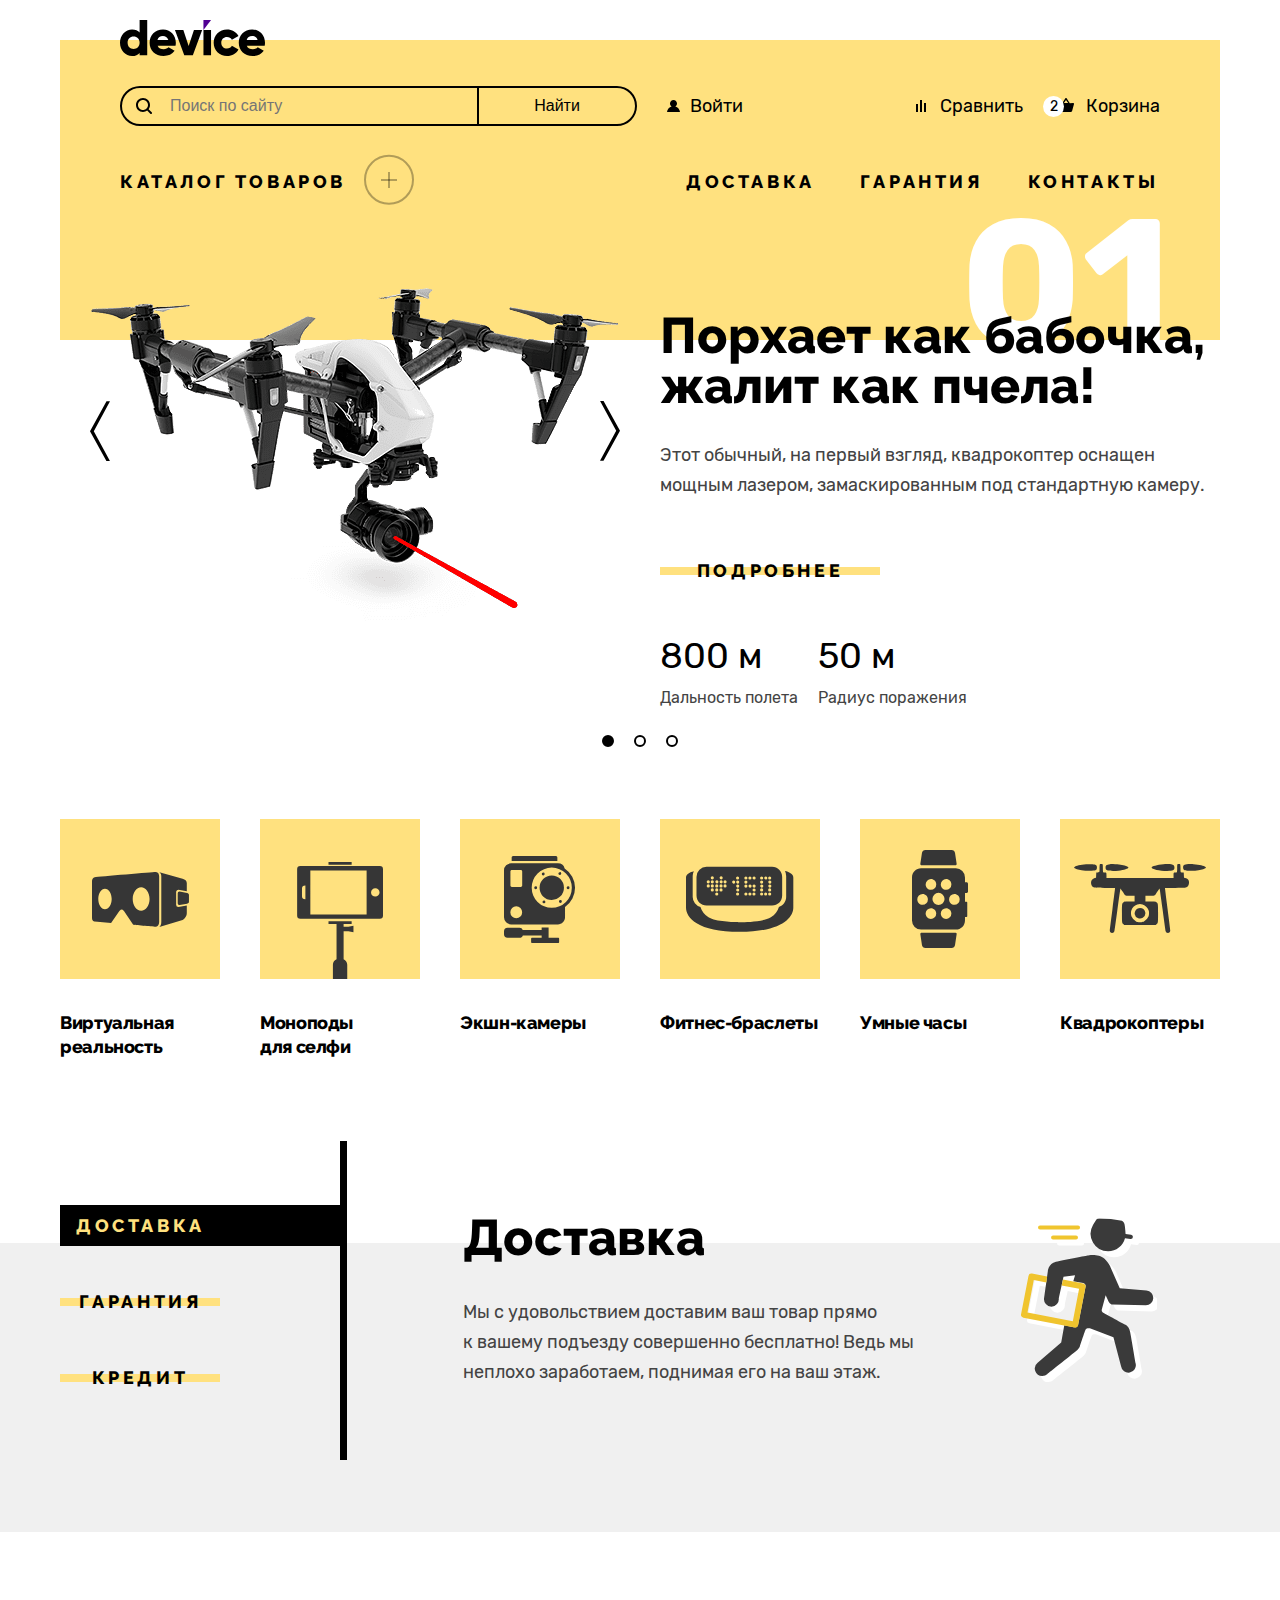
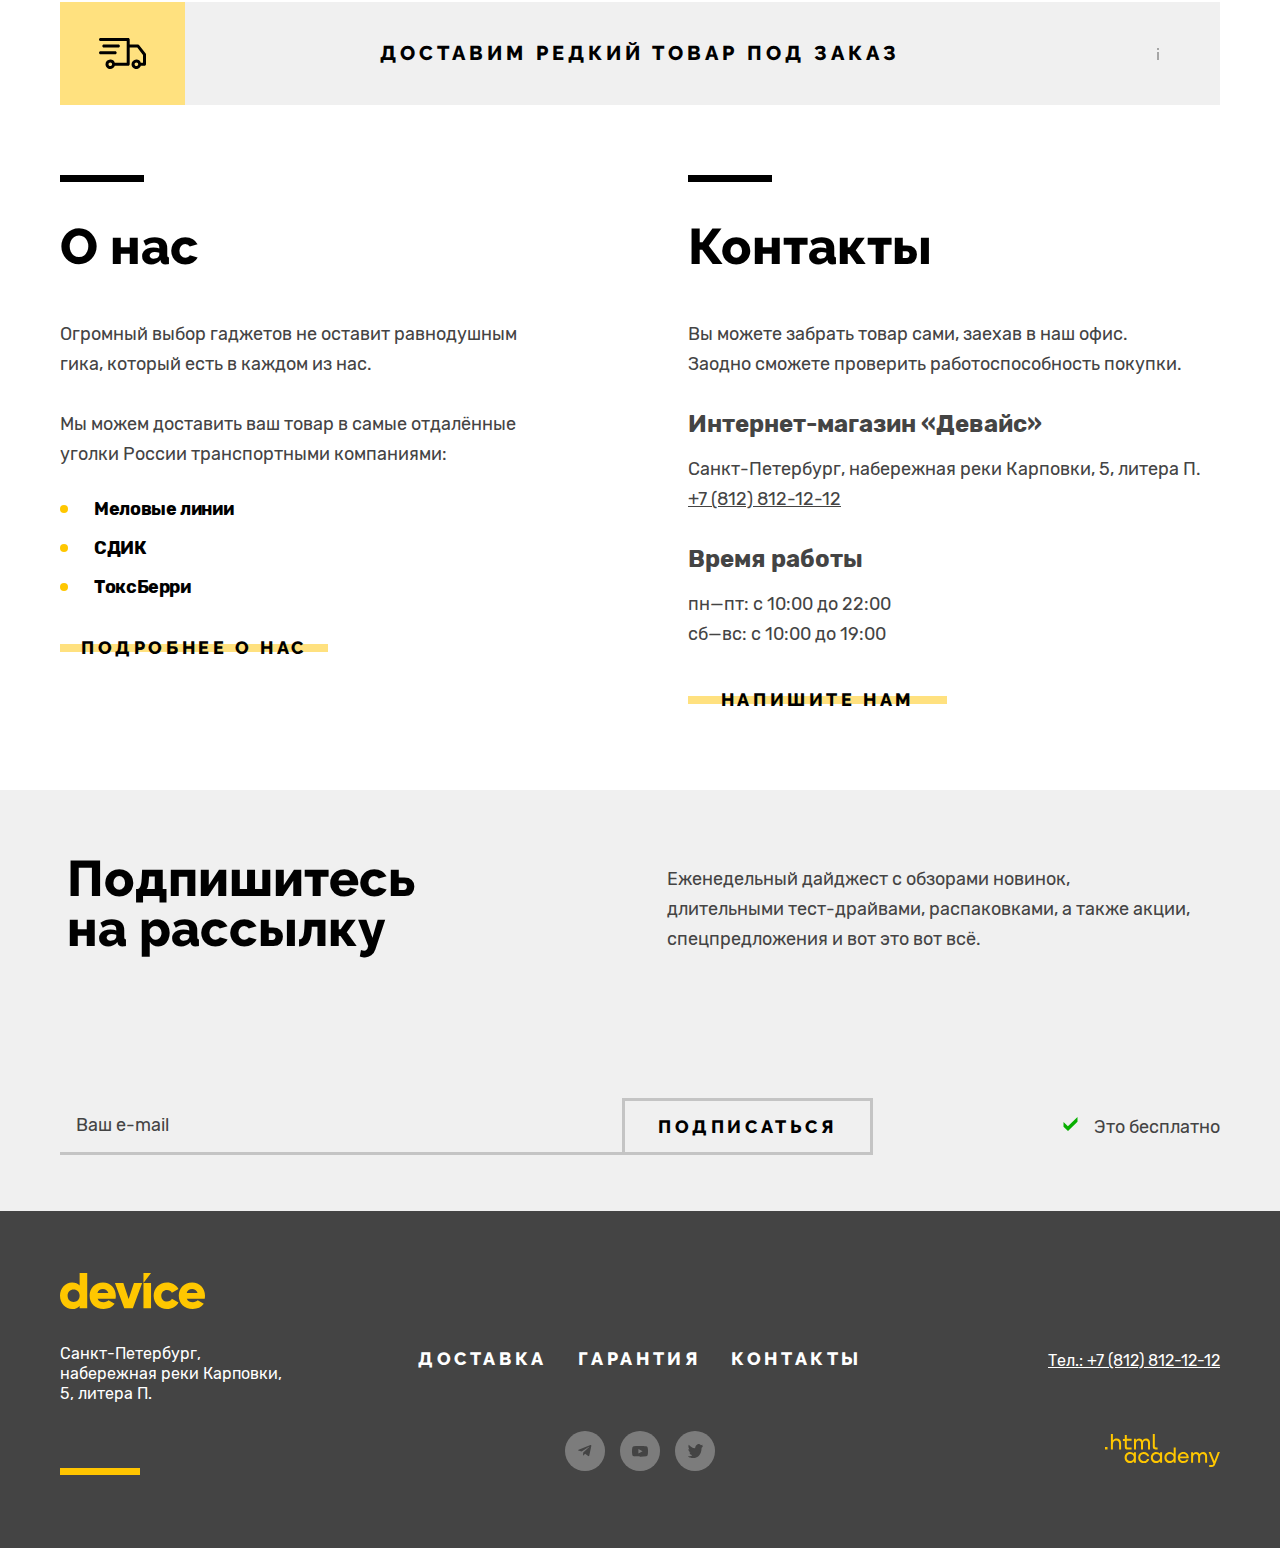
<file: index.html>
<!DOCTYPE html>
<html lang="ru">
  <head>
    <meta charset="utf-8" />
    <title>HTML Academy: Девайс</title>
    <link rel="stylesheet" href="styles/styles.css" />
    <link rel="icon" href="favicon.ico" />
  </head>
  <body>
    <header class="page-header">
      <div class="page-header-container">
        <a class="logo" href="#">
          <img
            class="page-header-logo"
            src="images/logo-black.svg"
            width="145"
            height="36"
            alt="Логотип магазина Девайс."
          />
        </a>
        <div class="navigation-top">
          <form
            class="search"
            action="https://echo.htmlacademy.ru/"
            method="post"
          >
            <div class="search-field-wrapper">
              <label class="visually-hidden" for="header-search">Поиск</label>
              <input
                class="search-field"
                type="search"
                name="header-search"
                id="header-search"
                placeholder="Поиск по сайту"
                required
              />
            </div>
            <button class="search-button" type="submit">Найти</button>
          </form>
          <nav class="navigation-user">
            <ul class="navigation-user-list">
              <li class="navigation-user-item">
                <a class="navigation-user-link icon-login" href="#"> Войти</a>
              </li>
              <li
                class="navigation-user-item navigation-user-not-logged-in"
              ></li>
              <li class="navigation-user-item">
                <a class="navigation-user-link icon-compare" href="#">
                  Сравнить
                </a>
              </li>
              <li class="navigation-user-item">
                <a class="navigation-user-link icon-basket" href="#">
                  <span class="cart-summary">2</span>
                  Корзина
                </a>
                <div class="popover-content">
                  <ul class="cart-items-list">
                    <li class="cart-item">
                      <a class="cart-link" href="#">
                        <img
                          class="cart-item-image"
                          src="images/monopods/for-beginners.png"
                          width="39"
                          height="43"
                          alt="селфи-палка с установленным телефоном."
                        />
                        <p class="cart-item-title">
                          Любительская <br />селфи-палка
                        </p>
                      </a>
                      <button class="popover-close-button" type="button">
                        <span class="visually-hidden">Закрыть</span>
                      </button>
                    </li>
                    <li class="cart-item">
                      <a class="cart-link" href="#">
                        <img
                          class="cart-item-image"
                          src="images/monopods/professional.png"
                          width="39"
                          height="43"
                          alt="селфи-палка с креплением для профессиональной техники."
                        />
                        <p class="cart-item-title">
                          Профессиональная селфи-палка
                        </p>
                      </a>
                      <button class="popover-close-button" type="button">
                        <span class="visually-hidden">Закрыть</span>
                      </button>
                    </li>
                  </ul>
                  <span class="cart-number">Товаров: 2</span>
                  <span class="cart-sum">Сумма: 2000 ₽</span>
                  <a class="button" href="#">Открыть корзину</a>
                </div>
              </li>
            </ul>
          </nav>
        </div>
        <nav class="navigation">
          <!-- Активному пункту навигации navigation-link или catalog-navigation-link можно поставить класс active-navigation-link-->

          <div class="plus-wrapper">
            <a class="navigation-link plus-button" href="#">
              Каталог товаров

              <svg
                class="plus-icon"
                aria-hidden="true"
                focusable="false"
                width="50"
                height="51"
                viewBox="0 0 50 51"
                fill="none"
                xmlns="http://www.w3.org/2000/svg"
              >
                <circle
                  cx="25"
                  cy="25.787"
                  r="24"
                  stroke="black"
                  stroke-width="2"
                />
              </svg>
            </a>
            <div class="catalog-navigation-container">
              <ul class="catalog-navigation-list">
                <li class="catalog-navigation-item">
                  <a class="catalog-navigation-link" href="#"
                    >Виртуальная реальность</a
                  >
                </li>
                <li class="catalog-navigation-item">
                  <a class="catalog-navigation-link" href="catalog.html"
                    >Моноподы для селфи</a
                  >
                </li>
                <li class="catalog-navigation-item">
                  <a class="catalog-navigation-link" href="#">Экшн-камеры</a>
                </li>
              </ul>
              <ul class="catalog-navigation-list">
                <li class="catalog-navigation-item">
                  <a class="catalog-navigation-link" href="#"
                    >Фитнес-браслеты</a
                  >
                </li>
                <li class="catalog-navigation-item">
                  <a class="catalog-navigation-link" href="#">Умные часы</a>
                </li>
              </ul>
              <ul class="catalog-navigation-list">
                <li class="catalog-navigation-item">
                  <a class="catalog-navigation-link" href="#">Квадрокоптеры</a>
                </li>
              </ul>
            </div>
          </div>

          <ul class="navigation-list">
            <li class="navigation-item">
              <a class="navigation-link" href="delivery.html">Доставка</a>
            </li>
            <li class="navigation-item">
              <a class="navigation-link" href="warranty.html">Гарантия</a>
            </li>
            <li class="navigation-item">
              <a class="navigation-link" href="contacts.html">Контакты</a>
            </li>
          </ul>
        </nav>
      </div>
    </header>

    <main class="main-index main-container">
      <div class="center-container">
        <h1 class="visually-hidden">Интернет-магазин гаджетов "Девайс"</h1>
        <section class="gallery">
          <h2 class="gallery-title visually-hidden">Промо товары</h2>
          <ol class="promo-slider-cards">
            <!--Для просмотра других слайдов необходимо убрать класс visually-hidden у элементов списка-->
            <li class="promo-slider-item">
              <h3 class="promo-title visually-hidden">Квадрокоптер</h3>
              <div class="index-columns">
                <img
                  class="slider-image"
                  src="images/slider/slider-quadrocopter.png"
                  width="560"
                  height="560"
                  alt="Квадрокоптер."
                />
                <div class="promo-wrapper">
                  <b class="promo-slogan"
                    >Порхает как бабочка, жалит как пчела!</b
                  >
                  <p class="promo-description">
                    Этот обычный, на первый взгляд, квадрокоптер оснащен мощным
                    лазером, замаскированным под стандартную камеру.
                  </p>
                  <a class="button" href="#">Подробнее</a>
                  <dl class="characteristics">
                    <div class="characteristics-wrapper">
                      <dt class="characteristics-value">800 м</dt>
                      <dd class="characteristics-desc">Дальность полета</dd>
                    </div>
                    <div class="characteristics-wrapper">
                      <dt class="characteristics-value">50 м</dt>
                      <dd class="characteristics-desc">Радиус поражения</dd>
                    </div>
                  </dl>
                </div>
              </div>
            </li>

            <li class="promo-slider-item visually-hidden">
              <h3 class="promo-title visually-hidden">Фитнес-браслет</h3>
              <div class="index-columns">
                <img
                  class="slider-image"
                  src="images/slider/slider-fitness.png"
                  width="560"
                  height="560"
                  alt="Фитнес-браслет."
                />
                <div class="promo-wrapper">
                  <b class="promo-slogan">Худеем <br />правильно!</b>
                  <p class="promo-description">
                    Мотивирующие фитнес-браслеты помогут найти в себе силы не
                    пропускать занятия и соблюдать диету.
                  </p>
                  <a class="button" href="#">Подробнее</a>
                  <dl class="characteristics">
                    <div class="characteristics-wrapper">
                      <dt class="characteristics-value">48 часов</dt>
                      <dd class="characteristics-desc">Без подзарядки</dd>
                    </div>
                  </dl>
                </div>
              </div>
            </li>

            <li class="promo-slider-item visually-hidden">
              <h3 class="promo-title visually-hidden">Селфи-палка</h3>
              <div class="index-columns">
                <img
                  class="slider-image"
                  src="images/slider/slider-selfie.png"
                  width="560"
                  height="560"
                  alt="Селфи-палка."
                />
                <div class="promo-wrapper">
                  <b class="promo-slogan"
                    >Делай селфи,<br />
                    как Бен Стиллер!
                  </b>
                  <p class="promo-description">
                    Самая длинная палка для селфи доступна в нашем магазине.
                    Восемь (Восемь, Карл!) метров длиной и весом всего 5 кг.
                  </p>
                  <a class="button" href="#">Подробнее</a>
                  <dl class="characteristics">
                    <div class="characteristics-wrapper characteristics-gap">
                      <dt class="characteristics-value">8,5 м</dt>
                      <dd class="characteristics-desc">Длина палки</dd>
                    </div>
                    <div class="characteristics-wrapper characteristics-gap">
                      <dt class="characteristics-value">5 кг</dt>
                      <dd class="characteristics-desc">Вес палки</dd>
                    </div>
                    <div class="characteristics-wrapper characteristics-gap">
                      <dt class="characteristics-value">Карбон</dt>
                      <dd class="characteristics-desc">Материал</dd>
                    </div>
                  </dl>
                </div>
              </div>
            </li>
          </ol>
          <div class="slider-controls">
            <button class="slider-button slider-prev" type="button">
              <span class="visually-hidden">Предыдущее фото</span>
            </button>
            <button class="slider-button slider-next" type="button">
              <span class="visually-hidden">Следующее фото</span>
            </button>
          </div>
          <ol class="slider-pagination">
            <li class="slider-pagination-item">
              <button
                class="slider-pagination-button slider-pagination-button-current"
                type="button"
              >
                <span class="visually-hidden">1 фото</span>
              </button>
            </li>
            <li class="slider-pagination-item">
              <button class="slider-pagination-button" type="button">
                <span class="visually-hidden">2 фото</span>
              </button>
            </li>
            <li class="slider-pagination-item">
              <button class="slider-pagination-button" type="button">
                <span class="visually-hidden">3 фото</span>
              </button>
            </li>
          </ol>
        </section>

        <section class="goods">
          <h2 class="visually-hidden">Виды товаров</h2>
          <ul class="goods-list">
            <li class="goods-item">
              <a class="goods-link goods-virtual-reality" href="#">
                Виртуальная реальность</a
              >
            </li>
            <li class="goods-item">
              <a class="goods-link goods-monopod" href="#">
                Моноподы <br />для селфи
              </a>
            </li>
            <li class="goods-item">
              <a class="goods-link goods-action-camera" href="#">
                Экшн-камеры</a
              >
            </li>
            <li class="goods-item">
              <a class="goods-link goods-fitness-tracker" href="#">
                Фитнес-браслеты</a
              >
            </li>
            <li class="goods-item">
              <a class="goods-link goods-smart-watch" href="#"> Умные часы</a>
            </li>
            <li class="goods-item">
              <a class="goods-link goods-quadrocopter" href="#">
                Квадрокоптеры</a
              >
            </li>
          </ul>
        </section>
      </div>
      <section class="services">
        <div class="center-container">
          <h2 class="gallery-title visually-hidden">Услуги</h2>
          <div class="service-column">
            <div class="button-group">
              <button
                class="button button-service button-current"
                type="button"
              >
                Доставка
              </button>
              <button class="button button-service" type="button">
                Гарантия
              </button>
              <button class="button button-service" type="button">
                Кредит
              </button>
            </div>
            <ul class="service-list">
              <li class="service-item service-item-current">
                <div class="service-wrapper">
                  <h3 class="service-title">Доставка</h3>
                  <p class="service-description">
                    Мы с удовольствием доставим ваш товар прямо <br />
                    к вашему подъезду совершенно бесплатно! Ведь мы неплохо
                    заработаем, поднимая его на ваш этаж.
                  </p>
                </div>
              </li>
              <li class="service-item">
                <div class="service-wrapper">
                  <h3 class="service-title">Гарантия</h3>
                  <p class="service-description wide-description">
                    Если из-за возгорания купленного у нас товара у вас сгорит
                    дом — не переживайте, мы выдадим вам<br />
                    новый. Товар, не дом, конечно же.
                  </p>
                </div>
              </li>
              <li class="service-item">
                <div class="service-wrapper">
                  <h3 class="service-title">Кредит</h3>
                  <p class="service-description wide-description">
                    Залезть в долговую яму стало проще! Кредитные консультанты
                    подберут для вас наиболее выгодные условия кредита. Выгодные
                    для банка, разумеется.
                  </p>
                </div>
              </li>
            </ul>
          </div>
        </div>
      </section>
      <div class="center-container">
        <section class="rare-goods">
          <h2 class="rare-goods-title visually-hidden">
            Доставка редких товаров
          </h2>

          <a class="rare-goods-link" href="#">
            Доставим редкий товар под заказ
          </a>
        </section>
        <div class="contacts-columns">
          <section class="about">
            <h2 class="about-title">О нас</h2>
            <p class="about-introduction">
              Огромный выбор гаджетов не оставит равнодушным гика, который есть
              в каждом из нас.
            </p>
            <p class="transport">
              Мы можем доставить ваш товар в самые отдалённые уголки России
              транспортными компаниями:
            </p>
            <ul class="transport-list">
              <li class="transport-item">Меловые линии</li>
              <li class="transport-item">СДИК</li>
              <li class="transport-item">ТоксБерри</li>
            </ul>
            <a class="button" href="#">Подробнее о нас</a>
          </section>

          <section class="contacts">
            <h2 class="about-title">Контакты</h2>
            <p class="contacts-introduction">
              Вы можете забрать товар сами, заехав в наш офис. <br />Заодно
              сможете проверить работоспособность покупки.
            </p>
            <h3 class="contacts-subtitle">Интернет-магазин «Девайс»</h3>
            <address class="contacts-address">
              <p class="contacts-address-text">
                Санкт-Петербург, набережная реки Карповки, 5, литера П.
              </p>
              <a class="contacts-phone" href="tel:+78128121212"
                >+7 (812) 812-12-12</a
              >
            </address>
            <h3 class="contacts-subtitle">Время работы</h3>
            <ul class="contacts-schedule">
              <li class="contacts-schedule-item">пн—пт: с 10:00 до 22:00</li>
              <li class="contacts-schedule-item">сб—вс: с 10:00 до 19:00</li>
            </ul>
            <a class="button" href="#">Напишите нам</a>
          </section>
        </div>
      </div>
      <section class="newsletter">
        <div class="center-container">
          <div class="newsletter-wrapper">
            <h2 class="newsletter-title">Подпишитесь на рассылку</h2>
            <p class="newsletter-description">
              Еженедельный дайджест с обзорами новинок, <br />длительными
              тест-драйвами, распаковками, а также акции, спецпредложения и вот
              это вот всё.
            </p>
          </div>
          <div class="newsletter-wrapper">
            <form
              class="newsletter-form"
              action="https://echo.htmlacademy.ru/"
              method="post"
            >
              <label class="visually-hidden" for="newsletter-email"
                >Ваш e-mail</label
              >
              <!--Добавить класс error-mail в случае ошибки -->
              <input
                class="field"
                placeholder="Ваш e-mail"
                type="email"
                name="newsletter-email"
                id="newsletter-email"
                required
              />

              <button class="button newsletter-button" type="submit">
                Подписаться
              </button>
            </form>
            <p class="newsletter-comment">Это бесплатно</p>
          </div>
        </div>
      </section>
    </main>

    <footer class="page-footer">
      <div class="page-footer-container">
        <section class="footer-contacts">
          <h2 class="visually-hidden">Контакты</h2>
          <a class="logo-footer" href="">
            <img
              class="footer-contacts-logo"
              src="images/logo-yellow.svg"
              width="145"
              height="36"
              alt="Логотип магазина Девайс."
            />
          </a>
          <address class="footer-contacts-address">
            Санкт-Петербург, набережная реки Карповки, 5, литера П.
          </address>
        </section>
        <div class="footer-wrapper">
          <nav class="navigation-footer">
            <ul class="navigation-footer-list">
              <li class="navigation-footer-item">
                <a class="navigation-footer-link" href="#">Доставка</a>
              </li>
              <li class="navigation-footer-item">
                <a class="navigation-footer-link" href="#">Гарантия</a>
              </li>
              <li class="navigation-footer-item">
                <a class="navigation-footer-link" href="#">Контакты</a>
              </li>
            </ul>
          </nav>

          <section class="footer-social">
            <h2 class="page-footer-title visually-hidden">
              Ссылки на социальные сети
            </h2>
            <ul class="footer-social-list">
              <li class="footer-social-item">
                <a
                  class="footer-social-link footer-social-tg"
                  href="https://t.me/htmlacademy"
                >
                  <span class="visually-hidden">Телеграм</span>
                </a>
              </li>
              <li class="footer-social-item">
                <a
                  class="footer-social-link footer-social-yt"
                  href="https://www.youtube.com/user/htmlacademy.ru"
                >
                  <span class="visually-hidden">Ютуб</span>
                </a>
              </li>
              <li class="footer-social-item">
                <a
                  class="footer-social-link footer-social-twitter"
                  href="https://twitter.com/htmlacademy_ru"
                >
                  <span class="visually-hidden">Твиттер</span>
                </a>
              </li>
            </ul>
          </section>
        </div>
        <section class="footer-phone">
          <h2 class="visually-hidden">Контакты</h2>
          <a class="footer-contacts-address-phone" href="tel:+78128121212"
            >Тел.: +7 (812) 812-12-12</a
          >
          <a class="htmlacademy-link" href="https://htmlacademy.ru/">
            <svg
              width="115"
              height="33"
              fill="none"
              xmlns="http://www.w3.org/2000/svg"
            >
              <path
                d="M0 12.9v2.6h2.5v-2.6H0ZM11.6 4.5c-1.6 0-2.8.7-3.6 1.7h-.1V0h-2v15.5h2v-5.3c0-2.1 1.3-3.6 3.3-3.6 1.8 0 2.9 1.4 2.9 3.2v5.7h2V9.4c.1-3-1.8-4.9-4.5-4.9ZM26.6 4.8h-4.8V1.1h-2v3.8h-1.9v2h1.9v6c0 1.7 1 2.7 2.7 2.7h4.1v-2h-3.7c-.7 0-1.1-.4-1.1-1.1V6.8h4.8v-2ZM41.1 4.6c-1.6 0-2.9.8-3.5 2.1h-.1c-.6-1.2-1.8-2.1-3.4-2.1-1.4 0-2.5.8-3.1 1.8h-.1V4.8H29v10.6h2V10c0-2 1-3.5 2.6-3.5 1.5 0 2.4 1 2.4 2.6v6.3h2V9.8c0-2.4 1.4-3.3 2.6-3.3 1.5 0 2.4 1 2.4 2.6v6.3h2V8.9c.1-2.5-1.4-4.3-3.9-4.3ZM47.8 12.7c0 1.7 1 2.7 2.8 2.7h2v-2h-1.7c-.7 0-1.1-.4-1.1-1.1V0h-2v12.7ZM28.9 19.7c-.9-1.1-2.2-1.8-3.9-1.8-3.1 0-5.4 2.3-5.4 5.6s2.3 5.6 5.4 5.6c1.8 0 3-.8 3.8-1.9h.1v1.6h2V18.2h-2v1.5Zm-3.6 7.4c-2.2 0-3.6-1.6-3.6-3.6s1.4-3.6 3.6-3.6 3.6 1.6 3.6 3.6c0 1.9-1.4 3.6-3.6 3.6ZM44.2 22c-.5-2.4-2.6-4.1-5.4-4.1a5.4 5.4 0 0 0-5.6 5.6c0 3.1 2.2 5.6 5.6 5.6 2.8 0 4.9-1.8 5.4-4.2h-2.1a3.4 3.4 0 0 1-3.3 2.3c-2.2 0-3.6-1.6-3.6-3.6s1.4-3.6 3.6-3.6c1.6 0 2.8 1 3.3 2.2h2.1V22ZM55.1 19.7c-.9-1.1-2.2-1.8-3.9-1.8-3.1 0-5.4 2.3-5.4 5.6s2.3 5.6 5.4 5.6c1.8 0 3-.8 3.8-1.9h.1v1.6h2V18.2h-2v1.5Zm-3.6 7.4c-2.2 0-3.6-1.6-3.6-3.6s1.4-3.6 3.6-3.6 3.6 1.6 3.6 3.6c0 1.9-1.5 3.6-3.6 3.6ZM68.7 19.8c-.9-1.1-2.2-1.9-3.9-1.9-3.1 0-5.4 2.3-5.4 5.6s2.2 5.6 5.4 5.6c1.7 0 3-.8 3.8-1.8h.1v1.5h2V13.4h-2v6.4Zm-3.6 7.3c-2.2 0-3.6-1.6-3.6-3.6s1.4-3.6 3.6-3.6 3.6 1.6 3.6 3.6c-.1 2-1.5 3.6-3.6 3.6ZM78.3 17.9c-3.3 0-5.5 2.5-5.5 5.6 0 3 2.1 5.6 5.5 5.6 2.5 0 4.5-1.3 5.2-3.6h-2.1c-.5 1-1.6 1.6-3 1.6-1.9 0-3.3-1.3-3.4-2.9h8.8c.2-3.6-2-6.3-5.5-6.3Zm0 1.9c1.7 0 3 1 3.3 2.6h-6.5c.3-1.5 1.5-2.6 3.2-2.6ZM98.2 17.9c-1.6 0-2.9.8-3.6 2h-.1c-.6-1.2-1.8-2-3.4-2-1.4 0-2.5.7-3.1 1.8v-1.5h-1.9v10.6h2v-5.4c0-2 1-3.4 2.6-3.5 1.5 0 2.4 1 2.4 2.6v6.3h2v-5.6c0-2.4 1.4-3.3 2.6-3.3 1.5 0 2.4 1 2.4 2.6v6.3h2v-6.5c.1-2.6-1.4-4.4-3.9-4.4ZM109.4 27l-3.6-8.9h-2.2l4.8 11.6c-.3.9-.7 1.2-1.7 1.2h-2.5v2h2.5c1.8 0 2.8-.8 3.5-2.6l4.7-12.2h-2.1l-3.4 8.9Z"
                fill="#FFC700"
              />
            </svg>
          </a>
        </section>
      </div>
    </footer>

    <div class="modal-container modal-container-close">
      <div class="modal modal-delivery">
        <button class="modal-close-button" type="button">
          <span class="visually-hidden">Закрыть</span>
        </button>
        <section class="modal-content">
          <h2 class="modal-title">Доставка под заказ</h2>
          <form
            class="delivery-form"
            action="https://echo.htmlacademy.ru/"
            method="post"
          >
            <p class="field-group">
              <label class="delivery-form-label" for="delivery-name"
                >Ваше имя:</label
              >
              <input
                class="delivery-form-field name-field"
                type="text"
                id="delivery-name"
                name="delivery-name"
                placeholder="Введите имя"
                required
              />
              <span class="below-input-text">Добавьте имя</span>
            </p>
            <p class="field-group">
              <label class="delivery-form-label" for="delivery-email"
                >Ваш e-mail:</label
              >
              <!--Добавить класс wrong-input при проверке для данного input-->
              <input
                class="delivery-form-field email-field"
                type="email"
                id="delivery-email"
                name="delivery-email"
                placeholder="Ваш e-mail"
                required
              />
              <span class="wrong-input-text">Забавный у вас адрес</span>
            </p>
            <p class="field-group">
              <label class="delivery-form-label" for="delivery-position"
                >Что нужно привезти:</label
              >
              <input
                class="delivery-form-field position-field"
                type="text"
                id="delivery-position"
                name="delivery-position"
                placeholder="В свободной форме"
                required
              />
            </p>
            <p class="field-group">
              <span class="delivery-form-label">
                <label class="delivery-form-label" for="delivery-number"
                  >Количество:</label
                ><span class="tooltip">
                  <button
                    class="tooltip-toggle"
                    type="button"
                    aria-labelledby="tooltip-label-number"
                  ></button>
                  <span
                    class="tooltip-text"
                    role="tooltip"
                    id="tooltip-label-number"
                    >Постараемся найти, сколько нужно. Привезём сколько
                    получится по требованиям <br />к провозу багажа.</span
                  >
                </span></span
              >
              <!--Можно добавить класс wrong-input при проверке для данного input-->
              <input
                class="delivery-form-field number-field"
                type="number"
                id="delivery-number"
                name="delivery-number"
                value="1"
                required
              />

              <button
                class="delivery-number-button plus-number-button"
                type="button"
              >
                <span class="visually-hidden">Добавить один</span>
              </button>
              <button
                class="delivery-number-button minus-number-button"
                type="button"
              >
                <span class="visually-hidden">Вычесть один</span>
              </button>
            </p>
            <button class="button" type="submit">Отправить</button>
          </form>
        </section>
      </div>
    </div>
  </body>
</html>
</file>
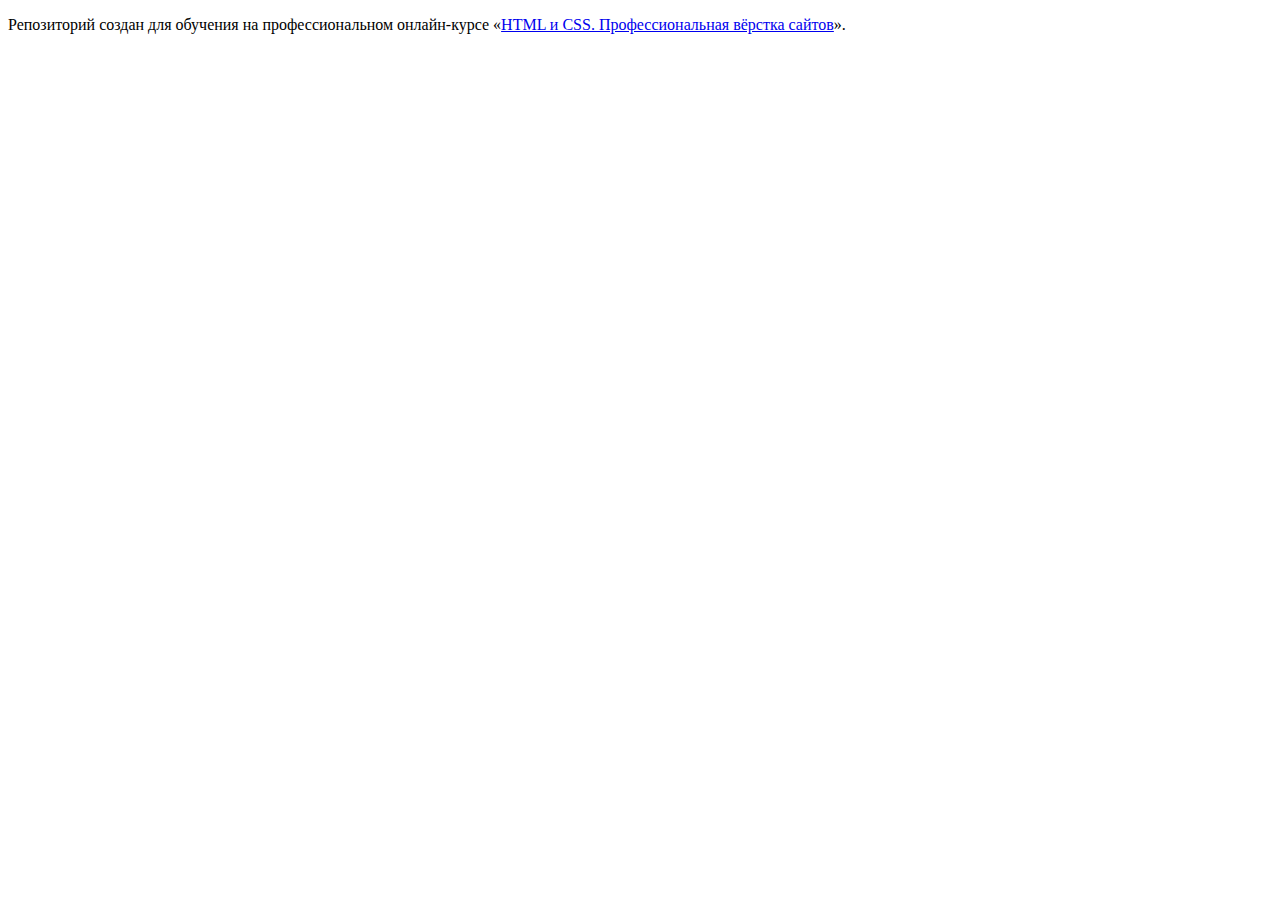
<file: 1/index.html>
<!DOCTYPE html>
<html lang="ru">
  <head>
    <meta charset="utf-8">
    <title>HTML Academy: Девайс</title>
    <base href="https://htmlacademy-htmlcss.github.io/2226989-device-35/1/">
</head>
  <body>

    <p>Репозиторий создан для обучения на профессиональном онлайн‑курсе «<a href="https://htmlacademy.ru/intensive/htmlcss">HTML и CSS. Профессиональная вёрстка сайтов</a>».</p>

  </body>
</html>
</file>
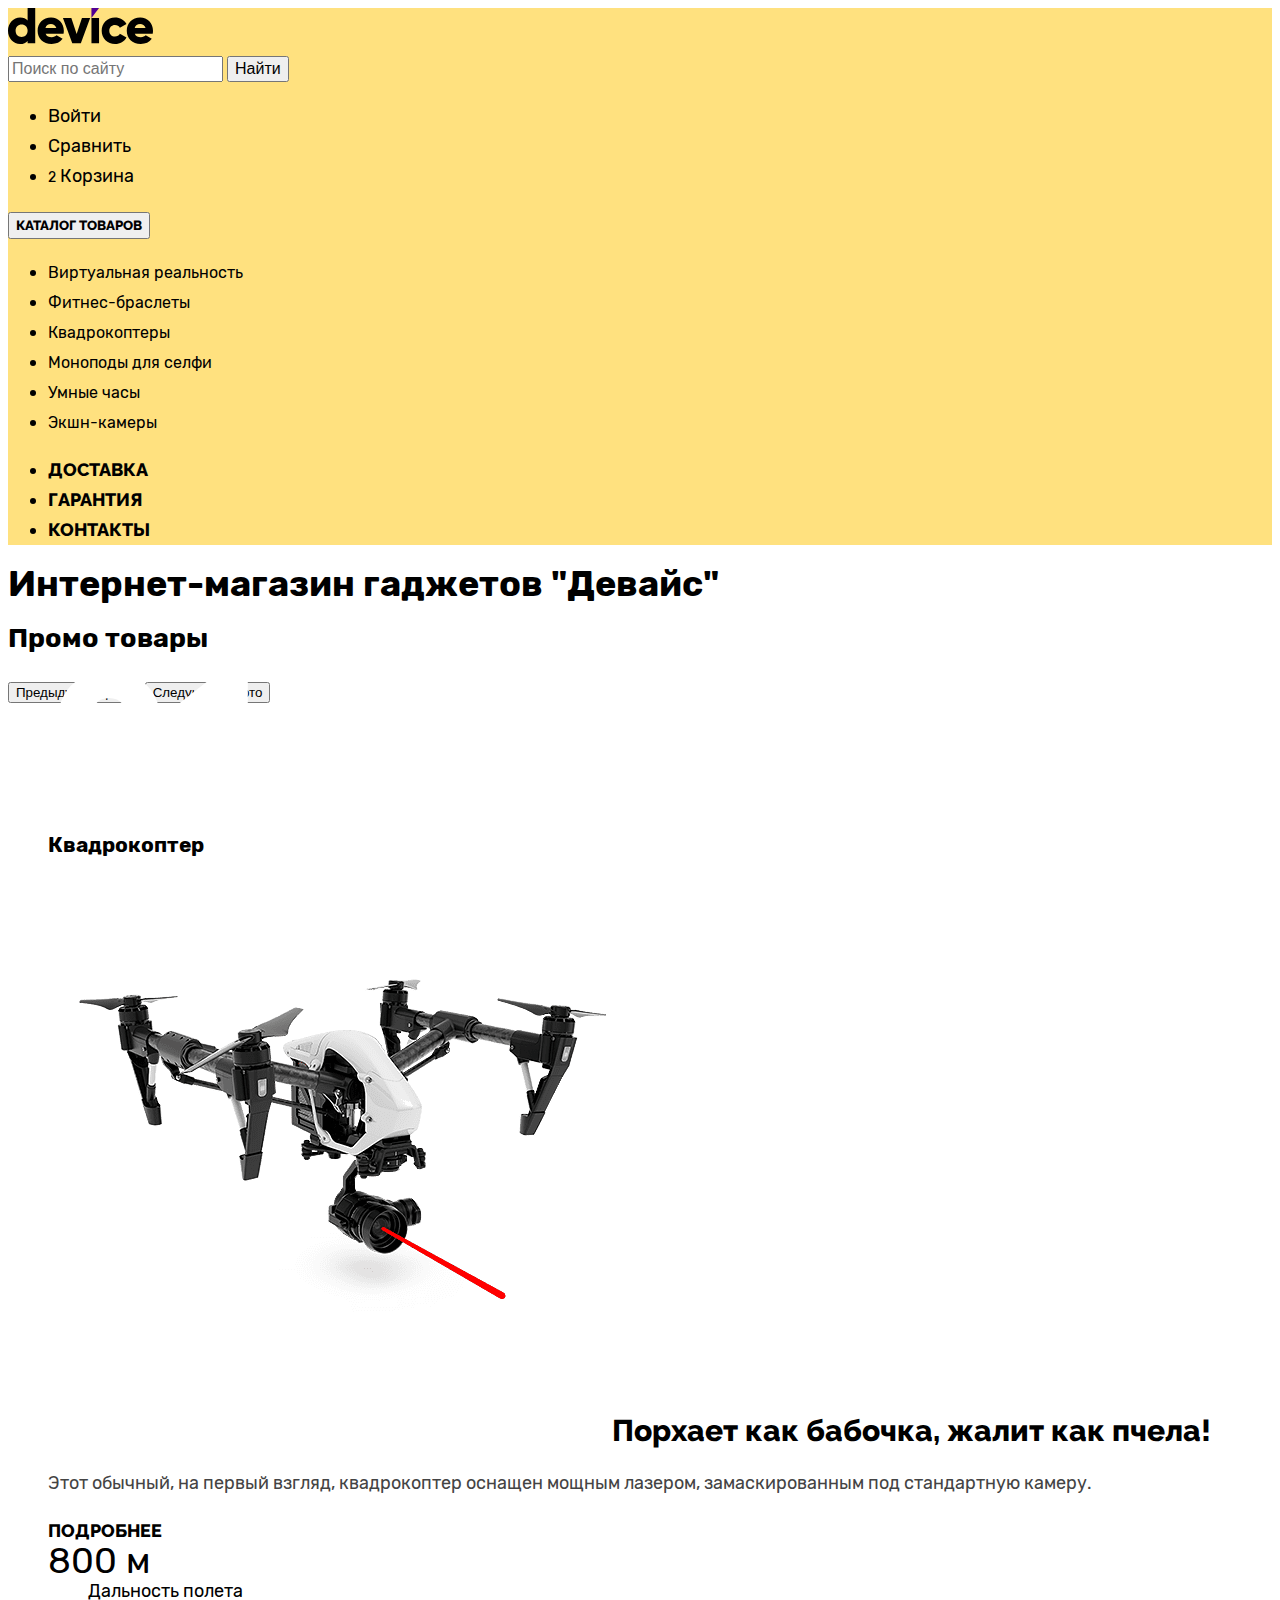
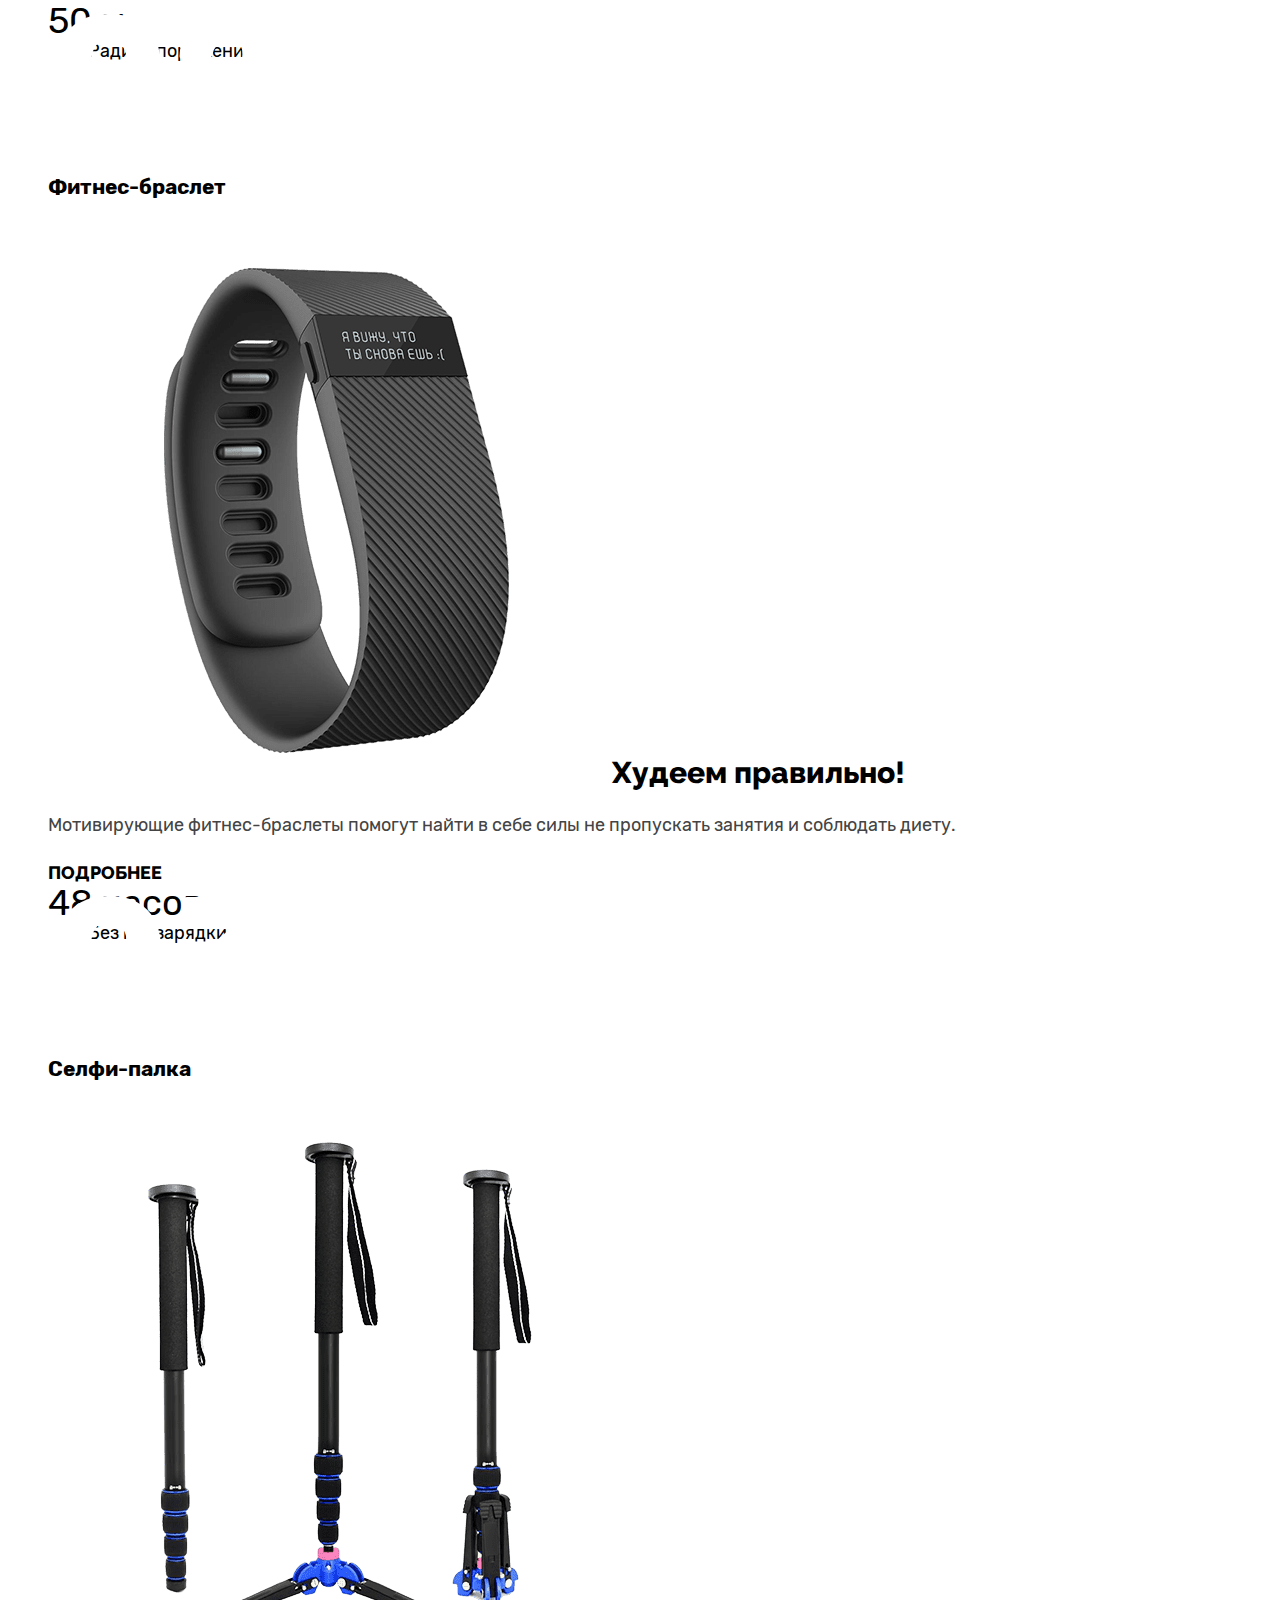
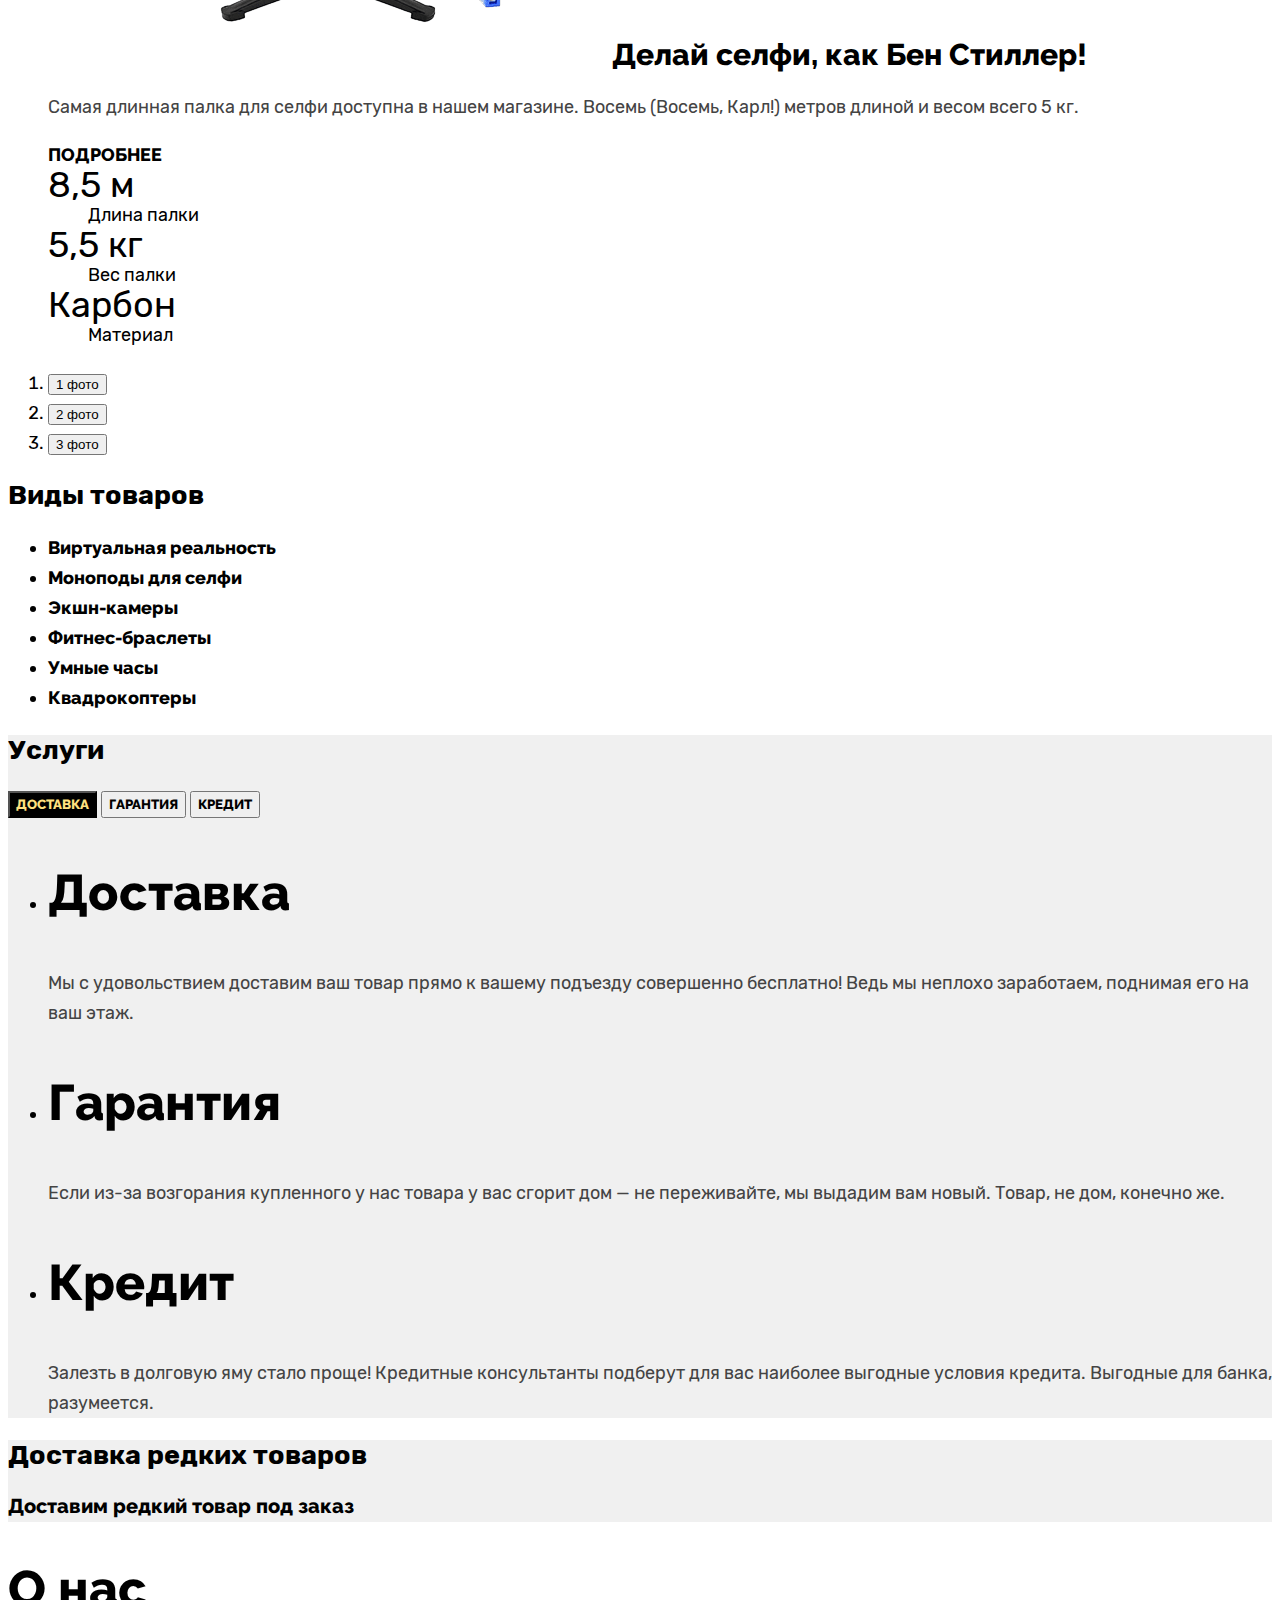
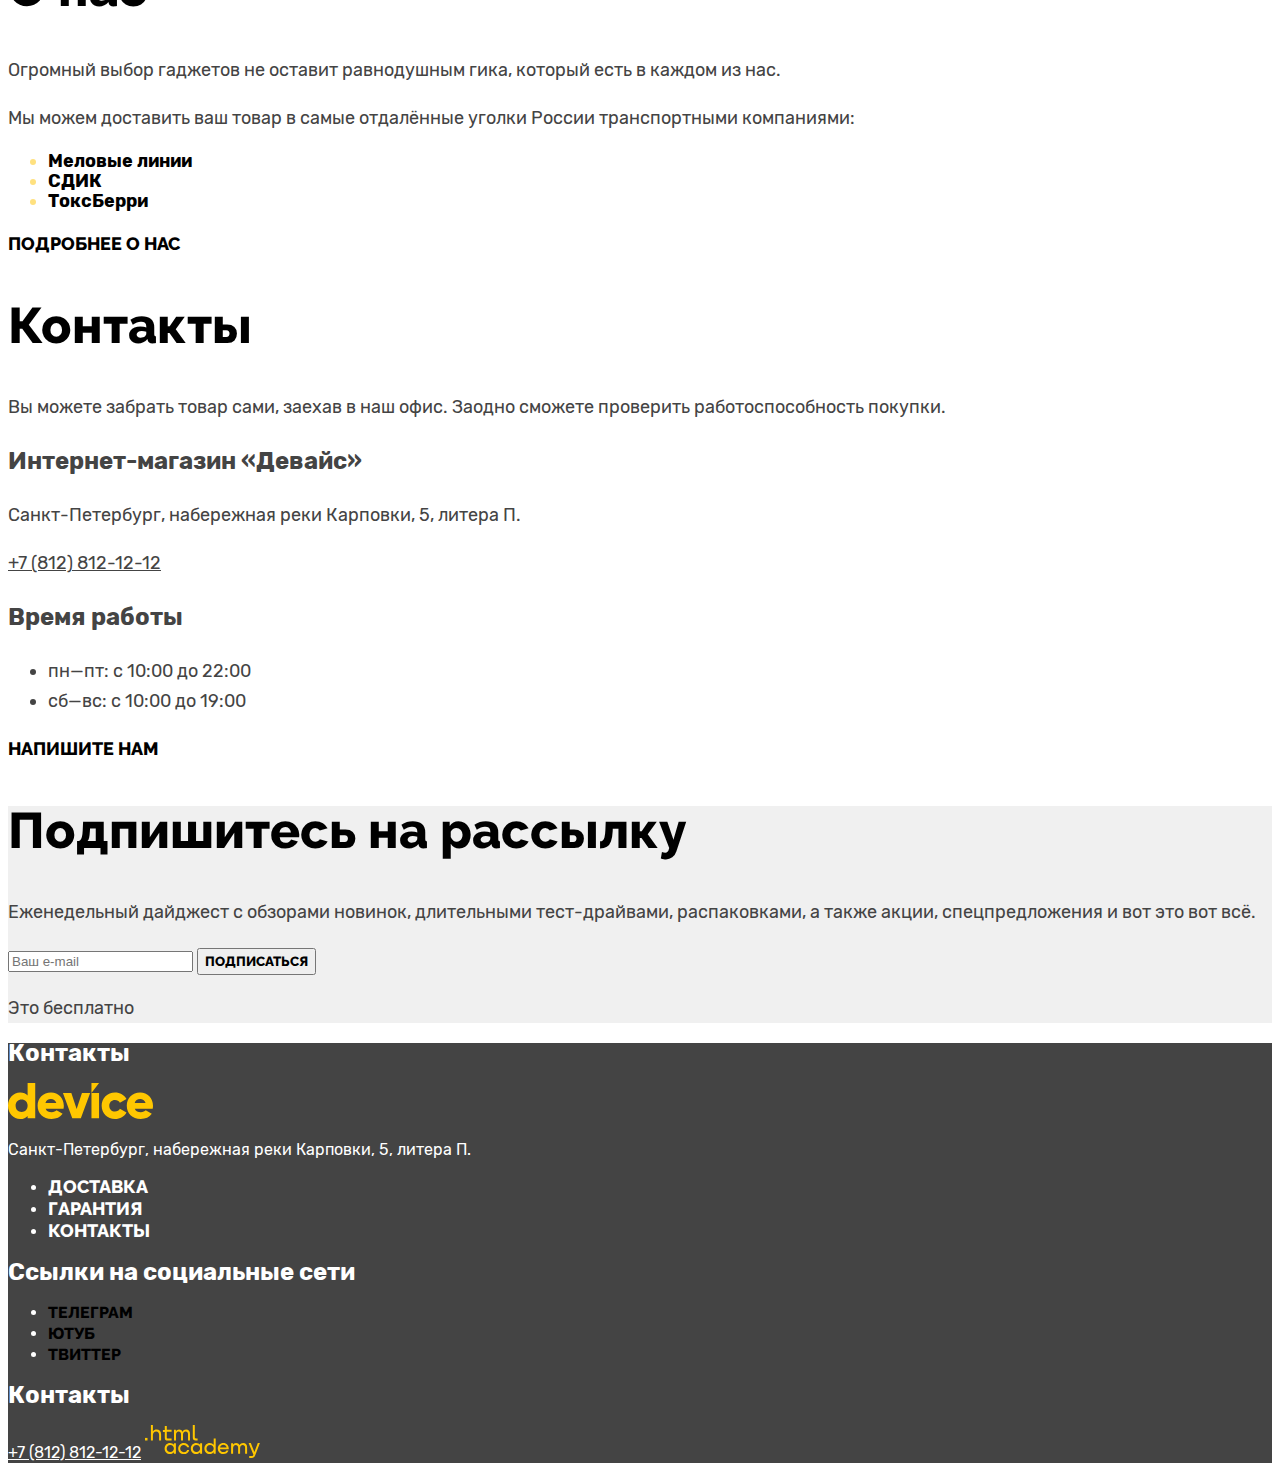
<file: 5/index.html>
<!DOCTYPE html>
<html lang="ru">
  <head>
    <meta charset="utf-8" />
    <title>HTML Academy: Девайс</title>
    <link rel="stylesheet" href="styles/styles.css" />
    <base href="https://htmlacademy-htmlcss.github.io/2226989-device-35/5/">
</head>
  <body>
    <header class="page-header">
      <div class="logo">
        <img
          class="page-header-logo"
          src="images/logo-black.svg"
          width="145"
          height="36"
          alt="Логотип магазина Девайс."
        />
      </div>
      <form class="search" action="https://echo.htmlacademy.ru/" method="post">
        <input type="search" name="search" placeholder="Поиск по сайту" />
        <button class="search-button" type="submit">Найти</button>
      </form>
      <nav class="navigation-user">
        <ul class="navigation-user-list">
          <li class="navigation-user-item">
            <a class="navigation-user-link" href="#">Войти</a>
          </li>
          <li class="navigation-user-item">
            <a class="navigation-user-link" href="#">Сравнить</a>
          </li>
          <li class="navigation-user-item">
            <span>2</span>
            <a class="navigation-user-link" href="#">Корзина</a>
          </li>
        </ul>
      </nav>
      <nav class="navigation">
        <div class="navigation-dropdown">
          <button class="plus-button" type="button">Каталог товаров</button>
          <div class="dropdown-menu">
            <ul class="catalog-navigation-list">
              <li class="catalog-navigation-item">
                <a class="catalog-navigation-link" href="#"
                  >Виртуальная реальность</a
                >
              </li>
              <li class="catalog-navigation-item">
                <a class="catalog-navigation-link" href="#">Фитнес-браслеты</a>
              </li>
              <li class="catalog-navigation-item">
                <a class="catalog-navigation-link" href="#">Квадрокоптеры</a>
              </li>
              <li class="catalog-navigation-item">
                <a class="catalog-navigation-link" href="catalog.html"
                  >Моноподы для селфи</a
                >
              </li>
              <li class="catalog-navigation-item">
                <a class="catalog-navigation-link" href="#">Умные часы</a>
              </li>
              <li class="catalog-navigation-item">
                <a class="catalog-navigation-link" href="#">Экшн-камеры</a>
              </li>
            </ul>
          </div>
        </div>

        <ul class="navigation-list">
          <li class="navigation-item">
            <a class="navigation-link" href="delivery.html">Доставка</a>
          </li>
          <li class="navigation-item">
            <a class="navigation-link" href="warranty.html">Гарантия</a>
          </li>
          <li class="navigation-item">
            <a class="navigation-link" href="contacts.html">Контакты</a>
          </li>
        </ul>
      </nav>
    </header>

    <main class="main-index">
      <h1 class="visually-hidden">Интернет-магазин гаджетов "Девайс"</h1>
      <section class="gallery">
        <h2 class="gallery-title visually-hidden">Промо товары</h2>
        <button class="slider-button slider-prev" type="button">
          <span class="visually-hidden">Предыдущее фото</span>
        </button>
        <button class="slider-button slider-next" type="button">
          <span class="visually-hidden">Следующее фото</span>
        </button>
        <ol class="promo-slider-cards">
          <li class="promo-slider-item">
            <h3 class="promo-title visually-hidden">Квадрокоптер</h3>
            <img
              class="slider-image"
              src="images/slider/slider-quadrocopter.png"
              width="560"
              height="560"
              alt="Квадрокоптер"
            />
            <b class="promo-slogan">Порхает как бабочка, жалит как пчела!</b>
            <p class="promo-description">
              Этот обычный, на первый взгляд, квадрокоптер оснащен мощным
              лазером, замаскированным под стандартную камеру.
            </p>
            <a class="button" href="#">Подробнее</a>
            <dl class="characteristics">
              <dt class="characteristics-value">800 м</dt>
              <dd class="characteristics-desc">Дальность полета</dd>

              <dt class="characteristics-value">50 м</dt>
              <dd class="characteristics-desc">Радиус поражения</dd>
            </dl>
          </li>

          <li class="promo-slider-item">
            <h3 class="promo-title visually-hidden">Фитнес-браслет</h3>
            <img
              class="slider-image"
              src="images/slider/slider-fitness.png"
              width="560"
              height="560"
              alt="Фитнес-браслет"
            />
            <b class="promo-slogan">Худеем правильно!</b>
            <p class="promo-description">
              Мотивирующие фитнес-браслеты помогут найти в себе силы не
              пропускать занятия и соблюдать диету.
            </p>
            <a class="button" href="#">Подробнее</a>
            <dl class="characteristics">
              <dt class="characteristics-value">48 часов</dt>
              <dd class="characteristics-name">Без подзарядки</dd>
            </dl>
          </li>

          <li class="promo-slider-item">
            <h3 class="promo-title visually-hidden">Селфи-палка</h3>
            <img
              class="slider-image"
              src="images/slider/slider-selfie.png"
              width="560"
              height="560"
              alt="Селфи-палка"
            />
            <b class="promo-slogan">Делай селфи, как Бен Стиллер! </b>
            <p class="promo-description">
              Самая длинная палка для селфи доступна в нашем магазине. Восемь
              (Восемь, Карл!) метров длиной и весом всего 5 кг.
            </p>
            <a class="button" href="#">Подробнее</a>
            <dl class="characteristics">
              <dt class="characteristics-value">8,5 м</dt>
              <dd class="characteristics-desc">Длина палки</dd>

              <dt class="characteristics-value">5,5 кг</dt>
              <dd class="characteristics-desc">Вес палки</dd>

              <dt class="characteristics-value">Карбон</dt>
              <dd class="characteristics-desc">Материал</dd>
            </dl>
          </li>
        </ol>

        <ol class="slider-pagination">
          <li class="slider-pagination-item">
            <button
              class="slider-pagination-button slider-pagination-button-current"
              type="button"
            >
              <span class="visually-hidden">1 фото</span>
            </button>
          </li>
          <li class="slider-pagination-item">
            <button class="slider-pagination-button" type="button">
              <span class="visually-hidden">2 фото</span>
            </button>
          </li>
          <li class="slider-pagination-item">
            <button class="slider-pagination-button" type="button">
              <span class="visually-hidden">3 фото</span>
            </button>
          </li>
        </ol>
      </section>

      <section class="goods">
        <h2 class="visually-hidden">Виды товаров</h2>
        <ul class="goods-list">
          <li class="goods-item">
            <a class="goods-link">Виртуальная реальность</a>
          </li>
          <li class="goods-item">
            <a class="goods-link">Моноподы для селфи</a>
          </li>
          <li class="goods-item">
            <a class="goods-link">Экшн-камеры</a>
          </li>
          <li class="goods-item">
            <a class="goods-link">Фитнес-браслеты</a>
          </li>
          <li class="goods-item">
            <a class="goods-link">Умные часы</a>
          </li>
          <li class="goods-item">
            <a class="goods-link">Квадрокоптеры</a>
          </li>
        </ul>
      </section>

      <section class="services">
        <h2 class="gallery-title visually-hidden">Услуги</h2>
        <div class="button-group">
          <button class="button button-current" type="button">Доставка</button>
          <button class="button" type="button">Гарантия</button>
          <button class="button" type="button">Кредит</button>
        </div>
        <ul class="service-list">
          <li class="service-item service-item-current">
            <h3 class="service-title">Доставка</h3>
            <p class="service-description">
              Мы с удовольствием доставим ваш товар прямо к вашему подъезду
              совершенно бесплатно! Ведь мы неплохо заработаем, поднимая его на
              ваш этаж.
            </p>
          </li>
          <li class="service-item">
            <h3 class="service-title">Гарантия</h3>
            <p class="service-description">
              Если из-за возгорания купленного у нас товара у вас сгорит дом —
              не переживайте, мы выдадим вам новый. Товар, не дом, конечно же.
            </p>
          </li>
          <li class="service-item">
            <h3 class="service-title">Кредит</h3>
            <p class="service-description">
              Залезть в долговую яму стало проще! Кредитные консультанты
              подберут для вас наиболее выгодные условия кредита. Выгодные для
              банка, разумеется.
            </p>
          </li>
        </ul>
      </section>
      <section class="rare-goods">
        <h2 class="rare-goods-title visually-hidden">
          Доставка редких товаров
        </h2>
        <a class="rare-goods-link" href="#">Доставим редкий товар под заказ</a>
      </section>

      <section class="about">
        <h2 class="about-title">О нас</h2>
        <p class="about-introduction">
          Огромный выбор гаджетов не оставит равнодушным гика, который есть в
          каждом из нас.
        </p>
        <p class="transport">
          Мы можем доставить ваш товар в самые отдалённые уголки России
          транспортными компаниями:
        </p>
        <ul class="transport-list">
          <li class="transport-item"><span>Меловые линии</span></li>
          <li class="transport-item"><span>СДИК</span></li>
          <li class="transport-item"><span>ТоксБерри</span></li>
        </ul>
        <a class="button" href="#">Подробнее о нас</a>
      </section>

      <section class="contacts">
        <h2 class="contacts-title">Контакты</h2>
        <p class="contacts-introduction">
          Вы можете забрать товар сами, заехав в наш офис. Заодно сможете
          проверить работоспособность покупки.
        </p>
        <h3 class="contacts-subtitle">Интернет-магазин «Девайс»</h3>
        <address class="contacts-address">
          <p class="contacts-address-text">
            Санкт-Петербург, набережная реки Карповки, 5, литера П.
          </p>
          <a class="contacts-phone" href="tel:+78128121212"
            >+7 (812) 812-12-12</a
          >
        </address>
        <h3 class="contacts-subtitle">Время работы</h3>
        <ul class="contacts-schedule">
          <li class="contacts-schedule-item">пн—пт: с 10:00 до 22:00</li>
          <li class="contacts-schedule-item">сб—вс: с 10:00 до 19:00</li>
        </ul>
        <a class="button" href="#">Напишите нам</a>
      </section>

      <section class="newsletter">
        <h2 class="newsletter-title">Подпишитесь на рассылку</h2>
        <p class="newsletter-description">
          Еженедельный дайджест с обзорами новинок, длительными тест-драйвами,
          распаковками, а также акции, спецпредложения и вот это вот всё.
        </p>
        <form
          class="newsletter-form"
          action="https://echo.htmlacademy.ru/"
          method="post"
        >
          <input
            class="field"
            placeholder="Ваш e-mail"
            type="email"
            name="newsletter-email"
            id="newsletter-email"
            required
          />
          <button class="button newsletter-button" type="submit">
            <span>Подписаться</span>
          </button>
        </form>
        <p class="newsletter-comment">Это бесплатно</p>
      </section>
    </main>

    <footer class="page-footer">
      <section class="footer-contacts">
        <h2 class="visually-hidden">Контакты</h2>
        <img
          class="footer-contacts-logo"
          src="images/logo-yellow.svg"
          width="145"
          height="36"
          alt="Логотип магазина Девайс."
        />
        <address class="footer-contacts-address">
          <p class="footer-adress-text">
            Санкт-Петербург, набережная реки Карповки, 5, литера П.
          </p>
        </address>
      </section>
      <nav class="navigation-footer">
        <ul class="navigation-footer-list">
          <li class="navigation-footer-item">
            <a class="navigation-footer-link" href="#">Доставка</a>
          </li>
          <li class="navigation-footer-item">
            <a class="navigation-footer-link" href="#">Гарантия</a>
          </li>
          <li class="navigation-footer-item">
            <a class="navigation-footer-link" href="#">Контакты</a>
          </li>
        </ul>
      </nav>

      <section class="footer-social">
        <h2 class="page-footer-title visually-hidden">
          Ссылки на социальные сети
        </h2>
        <ul class="footer-social-list">
          <li class="footer-social-item">
            <a class="button" href="https://t.me/htmlacademy">
              <span class="visually-hidden">Телеграм</span>
            </a>
          </li>
          <li class="footer-social-item">
            <a
              class="button"
              href="https://www.youtube.com/user/htmlacademy.ru"
            >
              <span class="visually-hidden">Ютуб</span>
            </a>
          </li>
          <li class="footer-social-item">
            <a class="button" href="https://twitter.com/htmlacademy.ru">
              <span class="visually-hidden">Твиттер</span>
            </a>
          </li>
        </ul>
      </section>
      <section class="footer-phone">
        <h2 class="visually-hidden">Контакты</h2>
        <a class="footer-contacts-address-phone" href="tel:+78128121212"
          >+7 (812) 812-12-12</a
        >
        <a class="htmlacademy-link" href="https://htmlacademy.ru/">
          <img
            class="htmlacademy-logo"
            alt="Логотип HTML академии."
            src="images/logo-htmlacademy.svg"
            width="115"
            height="33"
          />
        </a>
      </section>
    </footer>
  </body>
</html>
</file>
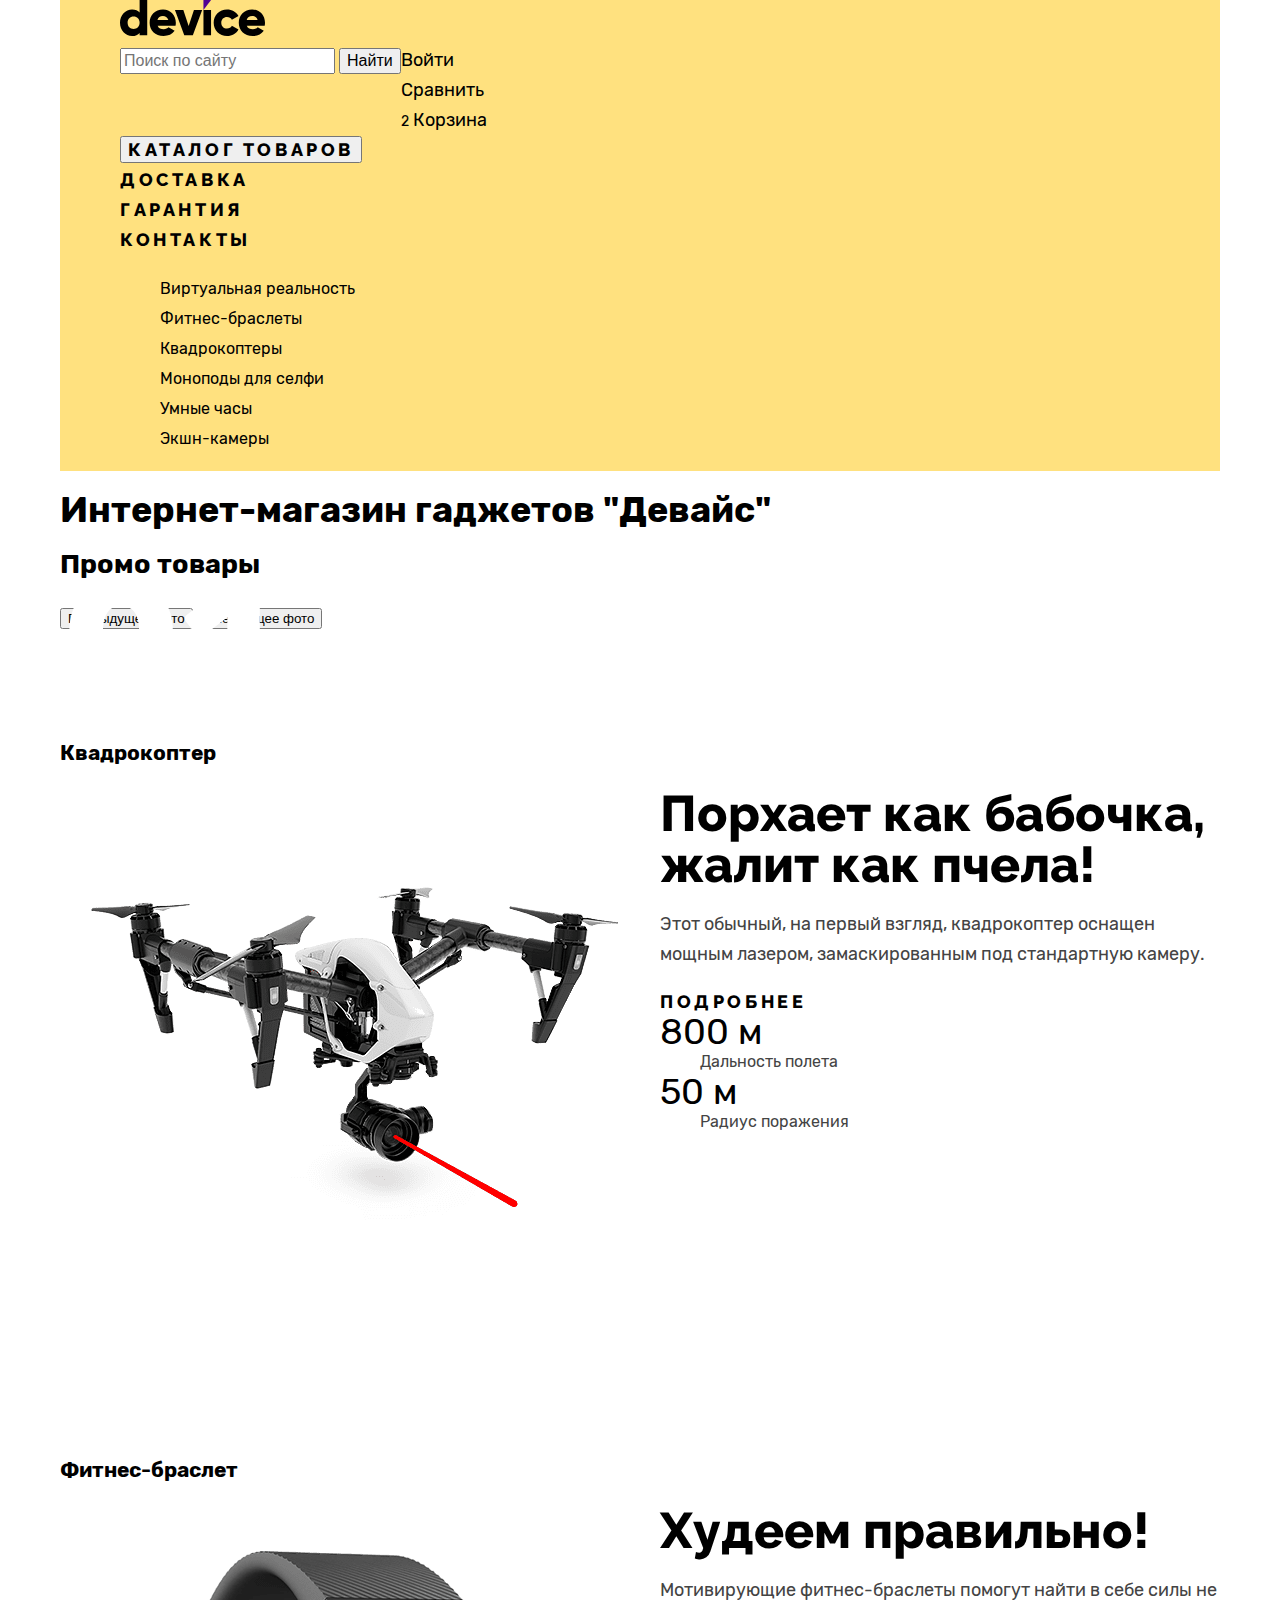
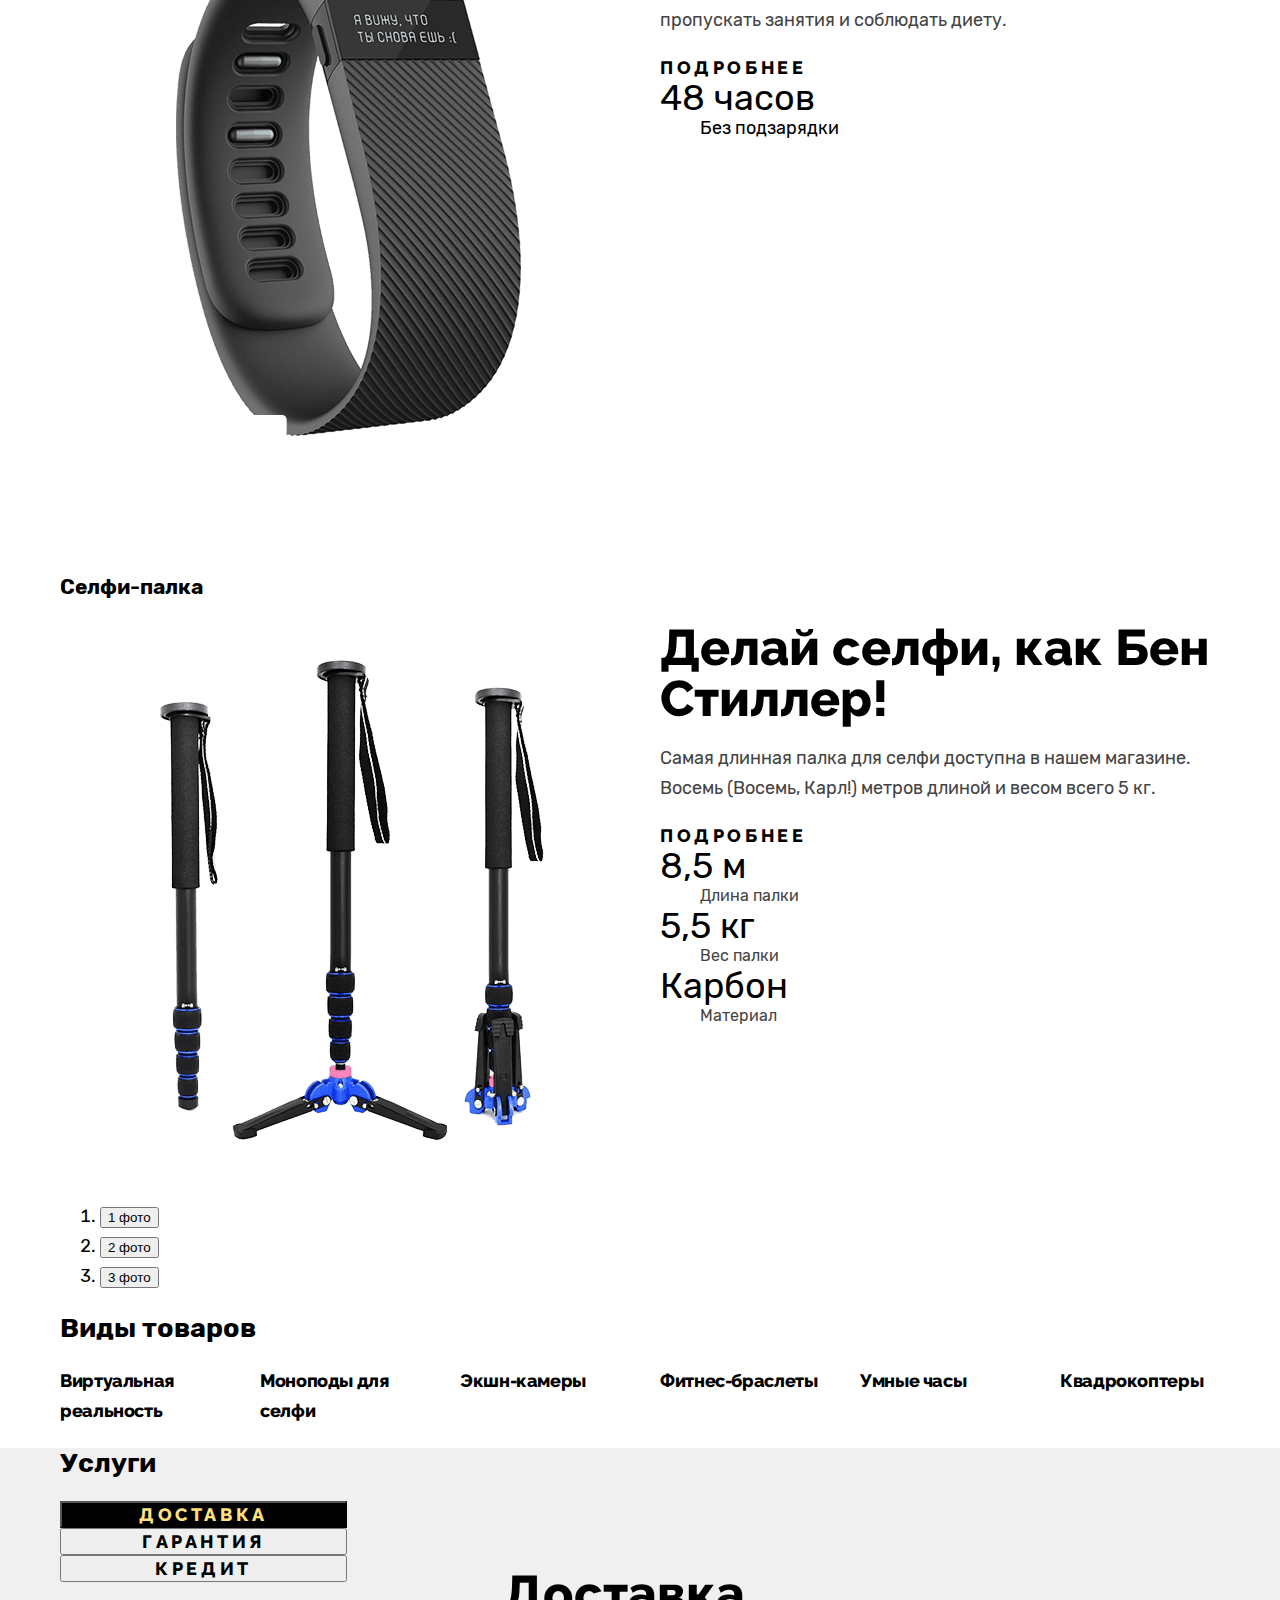
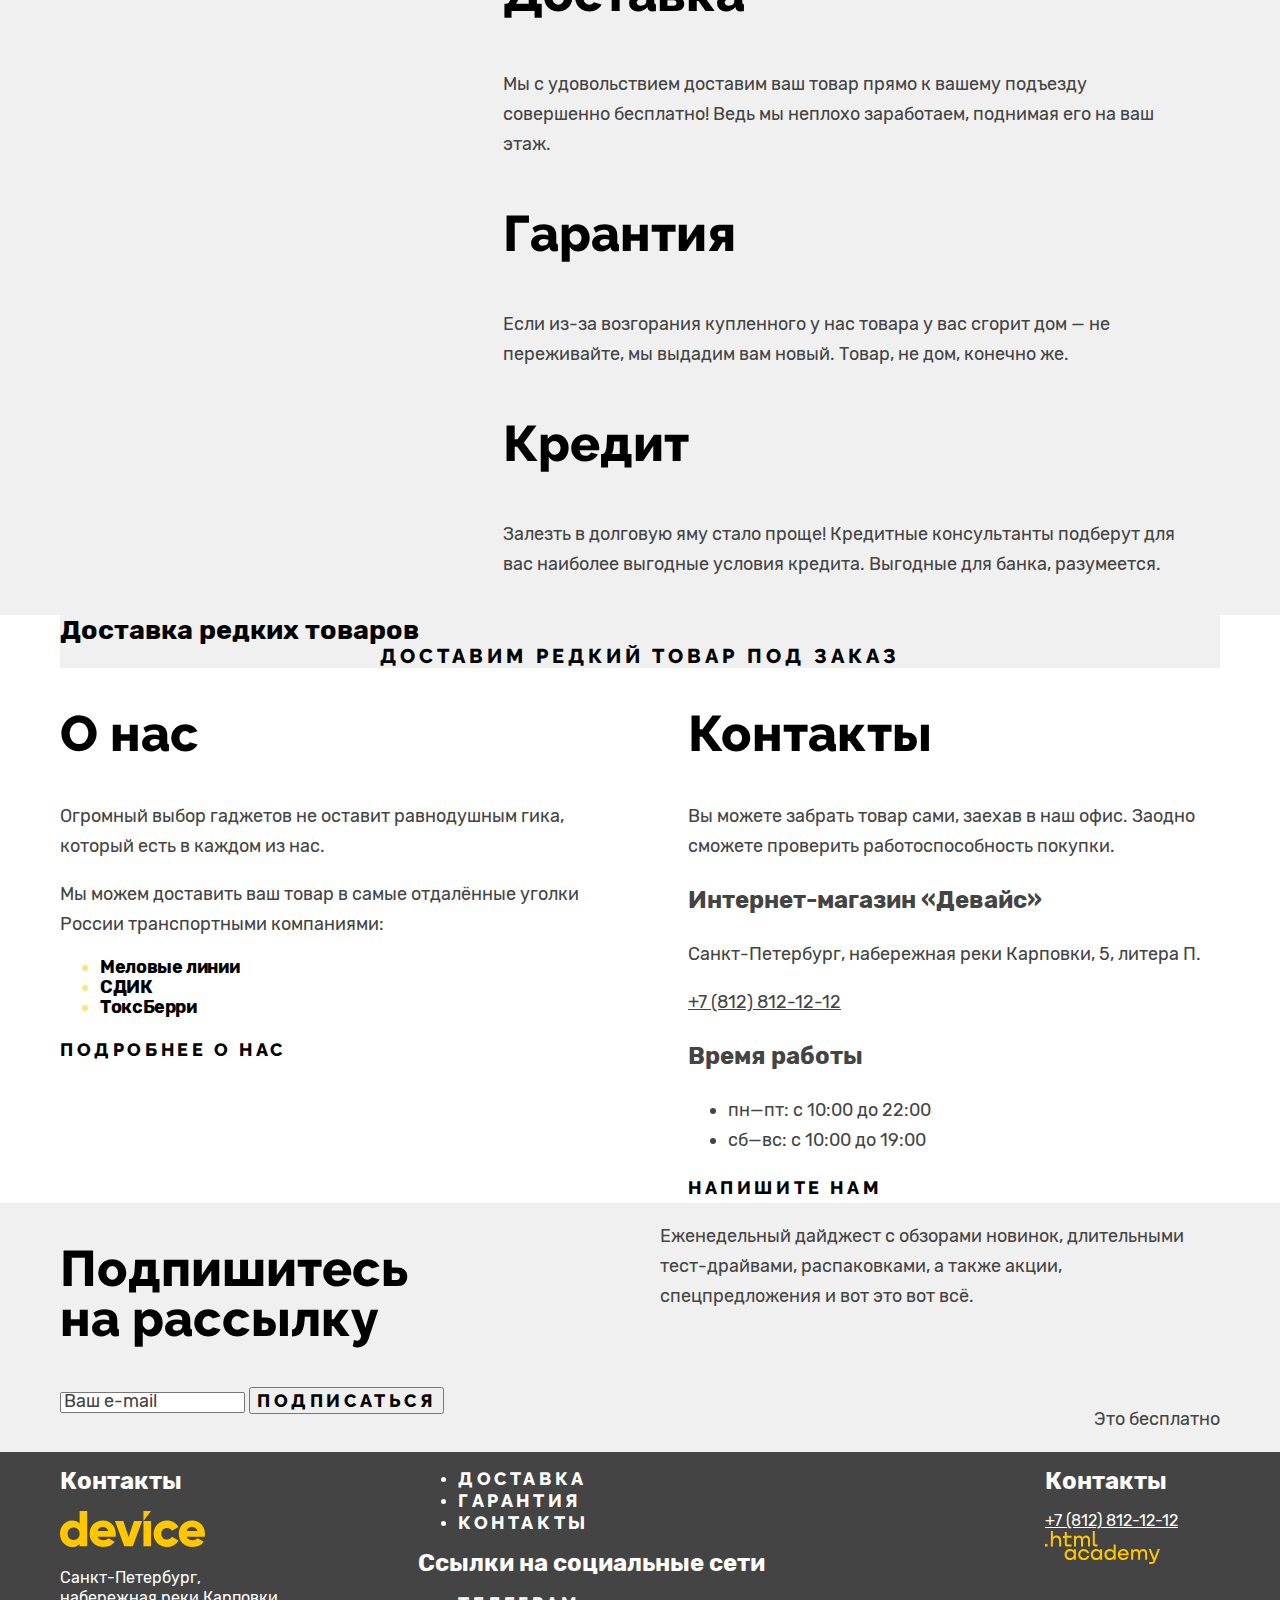
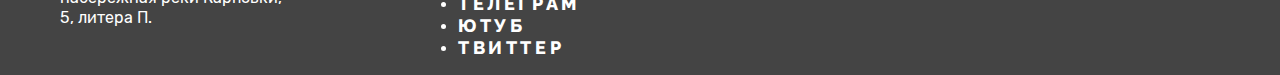
<file: 6/index.html>
<!DOCTYPE html>
<html lang="ru">
  <head>
    <meta charset="utf-8" />
    <title>HTML Academy: Девайс</title>
    <link rel="stylesheet" href="styles/styles.css" />
    <base href="https://htmlacademy-htmlcss.github.io/2226989-device-35/6/">
</head>
  <body>
    <header class="page-header">
      <div class="page-header-container">
        <div class="logo">
          <img
            class="page-header-logo"
            src="images/logo-black.svg"
            width="145"
            height="36"
            alt="Логотип магазина Девайс."
          />
        </div>

        <nav class="navigation-user">
          <form
            class="search"
            action="https://echo.htmlacademy.ru/"
            method="post"
          >
            <input type="search" name="search" placeholder="Поиск по сайту" />
            <button class="search-button" type="submit">Найти</button>
          </form>
          <ul class="navigation-user-list">
            <li class="navigation-user-item">
              <a class="navigation-user-link" href="#">Войти</a>
            </li>
            <li class="navigation-user-item">
              <a class="navigation-user-link" href="#">Сравнить</a>
            </li>
            <li class="navigation-user-item">
              <span>2</span>
              <a class="navigation-user-link" href="#">Корзина</a>
            </li>
          </ul>
        </nav>
        <nav class="navigation">
          <div class="navigation-dropdown">
            <button class="plus-button" type="button">Каталог товаров</button>
            <ul class="navigation-list">
              <li class="navigation-item">
                <a class="navigation-link" href="delivery.html">Доставка</a>
              </li>
              <li class="navigation-item">
                <a class="navigation-link" href="warranty.html">Гарантия</a>
              </li>
              <li class="navigation-item">
                <a class="navigation-link" href="contacts.html">Контакты</a>
              </li>
            </ul>
            <div class="dropdown-menu">
              <ul class="catalog-navigation-list">
                <li class="catalog-navigation-item">
                  <a class="catalog-navigation-link" href="#"
                    >Виртуальная реальность</a
                  >
                </li>
                <li class="catalog-navigation-item">
                  <a class="catalog-navigation-link" href="#"
                    >Фитнес-браслеты</a
                  >
                </li>
                <li class="catalog-navigation-item">
                  <a class="catalog-navigation-link" href="#">Квадрокоптеры</a>
                </li>
                <li class="catalog-navigation-item">
                  <a class="catalog-navigation-link" href="catalog.html"
                    >Моноподы для селфи</a
                  >
                </li>
                <li class="catalog-navigation-item">
                  <a class="catalog-navigation-link" href="#">Умные часы</a>
                </li>
                <li class="catalog-navigation-item">
                  <a class="catalog-navigation-link" href="#">Экшн-камеры</a>
                </li>
              </ul>
            </div>
          </div>
        </nav>
      </div>
    </header>

    <main class="main-index main-container">
      <div class="center-container">
        <h1 class="visually-hidden">Интернет-магазин гаджетов "Девайс"</h1>
        <section class="gallery">
          <h2 class="gallery-title visually-hidden">Промо товары</h2>
          <button class="slider-button slider-prev" type="button">
            <span class="visually-hidden">Предыдущее фото</span>
          </button>
          <button class="slider-button slider-next" type="button">
            <span class="visually-hidden">Следующее фото</span>
          </button>
          <ol class="promo-slider-cards">
            <li class="promo-slider-item">
              <h3 class="promo-title visually-hidden">Квадрокоптер</h3>
              <div class="index-columns">
                <img
                  class="slider-image"
                  src="images/slider/slider-quadrocopter.png"
                  width="560"
                  height="560"
                  alt="Квадрокоптер"
                />
                <div class="promo-wrapper">
                  <b class="promo-slogan"
                    >Порхает как бабочка, жалит как пчела!</b
                  >
                  <p class="promo-description">
                    Этот обычный, на первый взгляд, квадрокоптер оснащен мощным
                    лазером, замаскированным под стандартную камеру.
                  </p>
                  <a class="button" href="#">Подробнее</a>
                  <dl class="characteristics">
                    <dt class="characteristics-value">800 м</dt>
                    <dd class="characteristics-desc">Дальность полета</dd>

                    <dt class="characteristics-value">50 м</dt>
                    <dd class="characteristics-desc">Радиус поражения</dd>
                  </dl>
                </div>
              </div>
            </li>

            <li class="promo-slider-item">
              <h3 class="promo-title visually-hidden">Фитнес-браслет</h3>
              <div class="index-columns">
                <img
                  class="slider-image"
                  src="images/slider/slider-fitness.png"
                  width="560"
                  height="560"
                  alt="Фитнес-браслет"
                />
                <div class="promo-wrapper">
                  <b class="promo-slogan">Худеем правильно!</b>
                  <p class="promo-description">
                    Мотивирующие фитнес-браслеты помогут найти в себе силы не
                    пропускать занятия и соблюдать диету.
                  </p>
                  <a class="button" href="#">Подробнее</a>
                  <dl class="characteristics">
                    <dt class="characteristics-value">48 часов</dt>
                    <dd class="characteristics-name">Без подзарядки</dd>
                  </dl>
                </div>
              </div>
            </li>

            <li class="promo-slider-item">
              <h3 class="promo-title visually-hidden">Селфи-палка</h3>
              <div class="index-columns">
                <img
                  class="slider-image"
                  src="images/slider/slider-selfie.png"
                  width="560"
                  height="560"
                  alt="Селфи-палка"
                />
                <div class="promo-wrapper">
                  <b class="promo-slogan">Делай селфи, как Бен Стиллер! </b>
                  <p class="promo-description">
                    Самая длинная палка для селфи доступна в нашем магазине.
                    Восемь (Восемь, Карл!) метров длиной и весом всего 5 кг.
                  </p>
                  <a class="button" href="#">Подробнее</a>
                  <dl class="characteristics">
                    <dt class="characteristics-value">8,5 м</dt>
                    <dd class="characteristics-desc">Длина палки</dd>

                    <dt class="characteristics-value">5,5 кг</dt>
                    <dd class="characteristics-desc">Вес палки</dd>

                    <dt class="characteristics-value">Карбон</dt>
                    <dd class="characteristics-desc">Материал</dd>
                  </dl>
                </div>
              </div>
            </li>
          </ol>

          <ol class="slider-pagination">
            <li class="slider-pagination-item">
              <button
                class="slider-pagination-button slider-pagination-button-current"
                type="button"
              >
                <span class="visually-hidden">1 фото</span>
              </button>
            </li>
            <li class="slider-pagination-item">
              <button class="slider-pagination-button" type="button">
                <span class="visually-hidden">2 фото</span>
              </button>
            </li>
            <li class="slider-pagination-item">
              <button class="slider-pagination-button" type="button">
                <span class="visually-hidden">3 фото</span>
              </button>
            </li>
          </ol>
        </section>

        <section class="goods">
          <h2 class="visually-hidden">Виды товаров</h2>
          <ul class="goods-list">
            <li class="goods-item">
              <a class="goods-link">Виртуальная реальность</a>
            </li>
            <li class="goods-item">
              <a class="goods-link">Моноподы для селфи</a>
            </li>
            <li class="goods-item">
              <a class="goods-link">Экшн-камеры</a>
            </li>
            <li class="goods-item">
              <a class="goods-link">Фитнес-браслеты</a>
            </li>
            <li class="goods-item">
              <a class="goods-link">Умные часы</a>
            </li>
            <li class="goods-item">
              <a class="goods-link">Квадрокоптеры</a>
            </li>
          </ul>
        </section>
      </div>
      <section class="services">
        <div class="center-container">
          <h2 class="gallery-title visually-hidden">Услуги</h2>
          <div class="service-column">
            <div class="button-group">
              <button class="button button-current" type="button">
                Доставка
              </button>
              <button class="button" type="button">Гарантия</button>
              <button class="button" type="button">Кредит</button>
            </div>
            <ul class="service-list">
              <li class="service-item service-item-current">
                <div class="service-wrapper">
                  <h3 class="service-title">Доставка</h3>
                  <p class="service-description">
                    Мы с удовольствием доставим ваш товар прямо к вашему
                    подъезду совершенно бесплатно! Ведь мы неплохо заработаем,
                    поднимая его на ваш этаж.
                  </p>
                </div>
              </li>
              <li class="service-item">
                <div class="service-wrapper">
                  <h3 class="service-title">Гарантия</h3>
                  <p class="service-description">
                    Если из-за возгорания купленного у нас товара у вас сгорит
                    дом — не переживайте, мы выдадим вам новый. Товар, не дом,
                    конечно же.
                  </p>
                </div>
              </li>
              <li class="service-item">
                <div class="service-wrapper">
                  <h3 class="service-title">Кредит</h3>
                  <p class="service-description">
                    Залезть в долговую яму стало проще! Кредитные консультанты
                    подберут для вас наиболее выгодные условия кредита. Выгодные
                    для банка, разумеется.
                  </p>
                </div>
              </li>
            </ul>
          </div>
        </div>
      </section>
      <div class="center-container">
        <section class="rare-goods">
          <h2 class="rare-goods-title visually-hidden">
            Доставка редких товаров
          </h2>
          <div class="rare-goods-wrapper">
            <a class="rare-goods-link" href="#"
              >Доставим редкий товар под заказ</a
            >
          </div>
        </section>
        <div class="contacts-columns">
          <section class="about">
            <h2 class="about-title">О нас</h2>
            <p class="about-introduction">
              Огромный выбор гаджетов не оставит равнодушным гика, который есть
              в каждом из нас.
            </p>
            <p class="transport">
              Мы можем доставить ваш товар в самые отдалённые уголки России
              транспортными компаниями:
            </p>
            <ul class="transport-list">
              <li class="transport-item"><span>Меловые линии</span></li>
              <li class="transport-item"><span>СДИК</span></li>
              <li class="transport-item"><span>ТоксБерри</span></li>
            </ul>
            <a class="button" href="#">Подробнее о нас</a>
          </section>

          <section class="contacts">
            <h2 class="contacts-title">Контакты</h2>
            <p class="contacts-introduction">
              Вы можете забрать товар сами, заехав в наш офис. Заодно сможете
              проверить работоспособность покупки.
            </p>
            <h3 class="contacts-subtitle">Интернет-магазин «Девайс»</h3>
            <address class="contacts-address">
              <p class="contacts-address-text">
                Санкт-Петербург, набережная реки Карповки, 5, литера П.
              </p>
              <a class="contacts-phone" href="tel:+78128121212"
                >+7 (812) 812-12-12</a
              >
            </address>
            <h3 class="contacts-subtitle">Время работы</h3>
            <ul class="contacts-schedule">
              <li class="contacts-schedule-item">пн—пт: с 10:00 до 22:00</li>
              <li class="contacts-schedule-item">сб—вс: с 10:00 до 19:00</li>
            </ul>
            <a class="button" href="#">Напишите нам</a>
          </section>
        </div>
      </div>
      <section class="newsletter">
        <div class="center-container">
          <div class="newsletter-wrapper">
            <h2 class="newsletter-title">Подпишитесь на рассылку</h2>
            <p class="newsletter-description">
              Еженедельный дайджест с обзорами новинок, длительными
              тест-драйвами, распаковками, а также акции, спецпредложения и вот
              это вот всё.
            </p>
          </div>
          <div class="newsletter-wrapper">
            <form
              class="newsletter-form"
              action="https://echo.htmlacademy.ru/"
              method="post"
            >
              <input
                class="field"
                placeholder="Ваш e-mail"
                type="email"
                name="newsletter-email"
                id="newsletter-email"
                required
              />
              <button class="button newsletter-button" type="submit">
                <span>Подписаться</span>
              </button>
            </form>
            <p class="newsletter-comment">Это бесплатно</p>
          </div>
        </div>
      </section>
    </main>

    <footer class="page-footer">
      <div class="page-footer-container">
        <section class="footer-contacts">
          <h2 class="visually-hidden">Контакты</h2>
          <img
            class="footer-contacts-logo"
            src="images/logo-yellow.svg"
            width="145"
            height="36"
            alt="Логотип магазина Девайс."
          />
          <address class="footer-contacts-address">
            <p class="footer-adress-text">
              Санкт-Петербург, набережная реки Карповки, 5, литера П.
            </p>
          </address>
        </section>
        <div class="footer-wrapper">
          <nav class="navigation-footer">
            <ul class="navigation-footer-list">
              <li class="navigation-footer-item">
                <a class="navigation-footer-link" href="#">Доставка</a>
              </li>
              <li class="navigation-footer-item">
                <a class="navigation-footer-link" href="#">Гарантия</a>
              </li>
              <li class="navigation-footer-item">
                <a class="navigation-footer-link" href="#">Контакты</a>
              </li>
            </ul>
          </nav>

          <section class="footer-social">
            <h2 class="page-footer-title visually-hidden">
              Ссылки на социальные сети
            </h2>
            <ul class="footer-social-list">
              <li class="footer-social-item">
                <a class="button" href="https://t.me/htmlacademy">
                  <span class="visually-hidden">Телеграм</span>
                </a>
              </li>
              <li class="footer-social-item">
                <a
                  class="button"
                  href="https://www.youtube.com/user/htmlacademy.ru"
                >
                  <span class="visually-hidden">Ютуб</span>
                </a>
              </li>
              <li class="footer-social-item">
                <a class="button" href="https://twitter.com/htmlacademy.ru">
                  <span class="visually-hidden">Твиттер</span>
                </a>
              </li>
            </ul>
          </section>
        </div>
        <section class="footer-phone">
          <h2 class="visually-hidden">Контакты</h2>
          <a class="footer-contacts-address-phone" href="tel:+78128121212"
            >+7 (812) 812-12-12</a
          >
          <a class="htmlacademy-link" href="https://htmlacademy.ru/">
            <img
              class="htmlacademy-logo"
              alt="Логотип HTML академии."
              src="images/logo-htmlacademy.svg"
              width="115"
              height="33"
            />
          </a>
        </section>
      </div>
    </footer>
  </body>
</html>
</file>
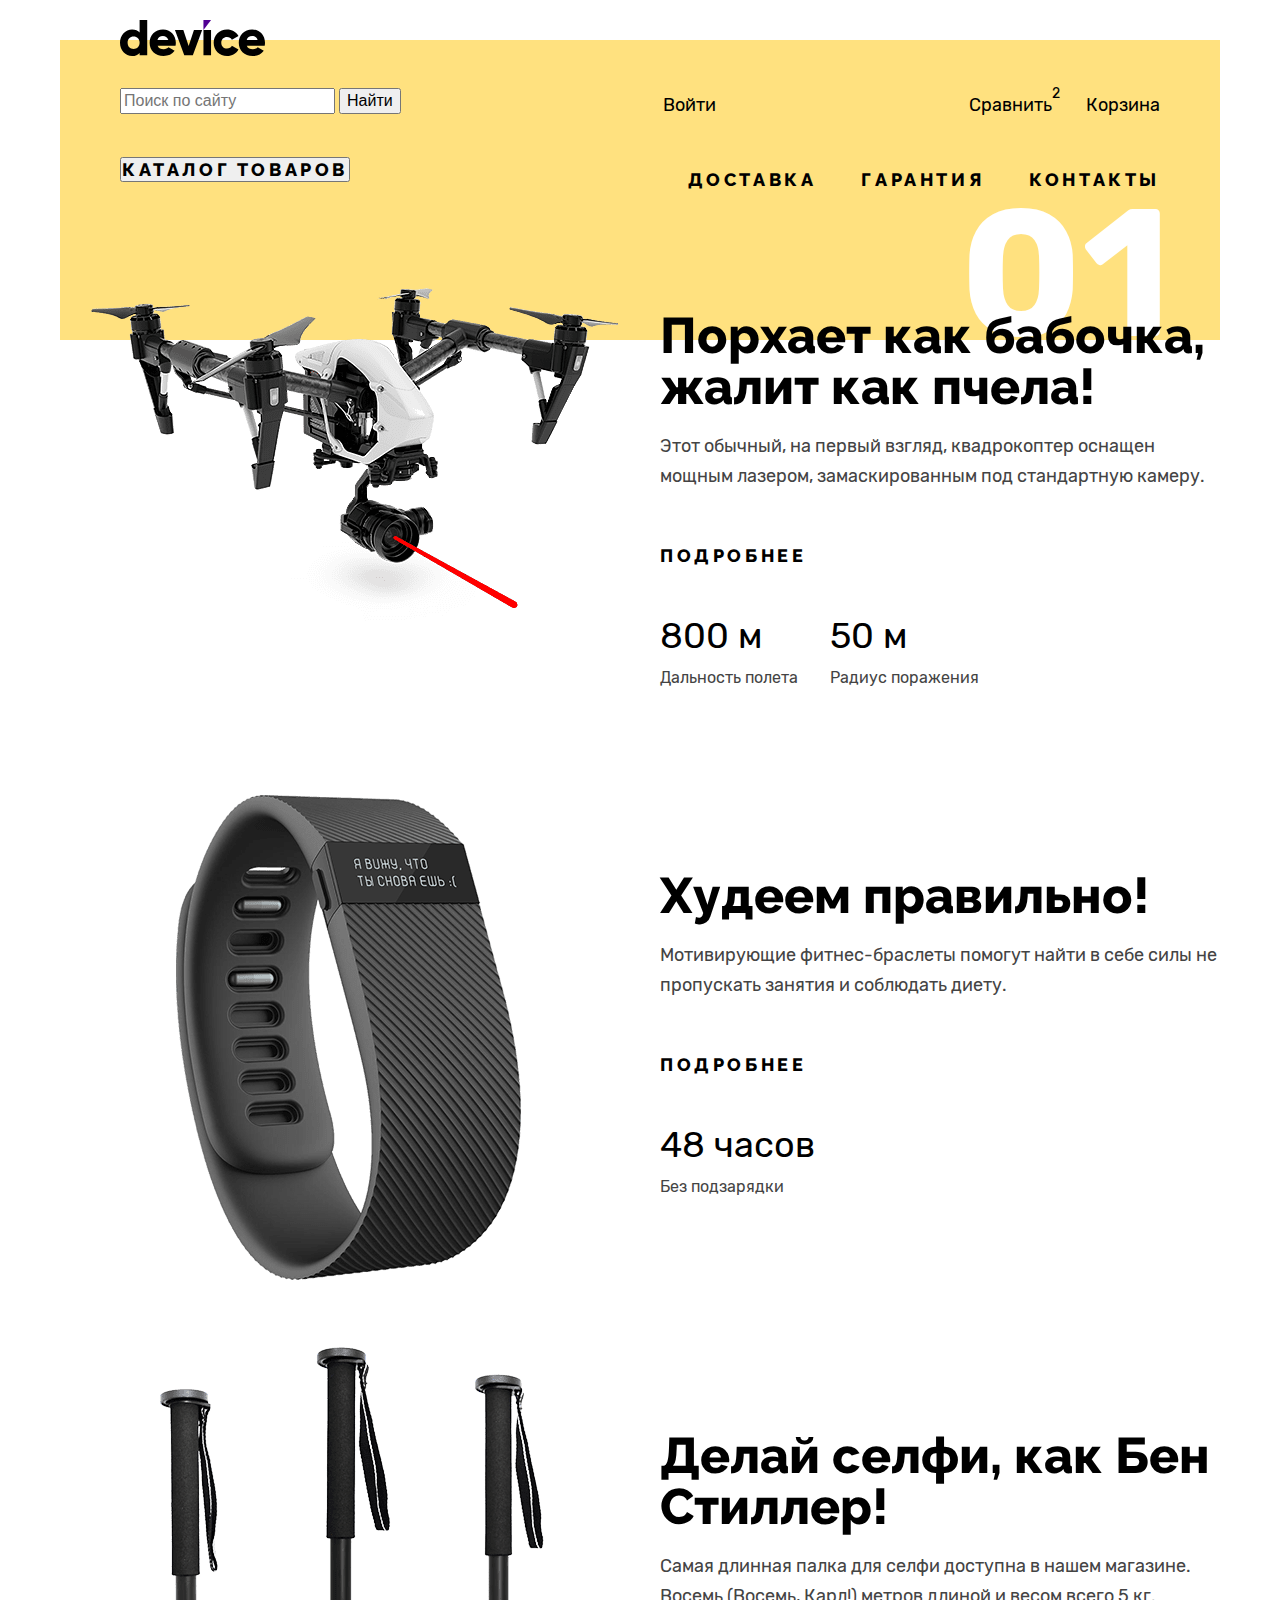
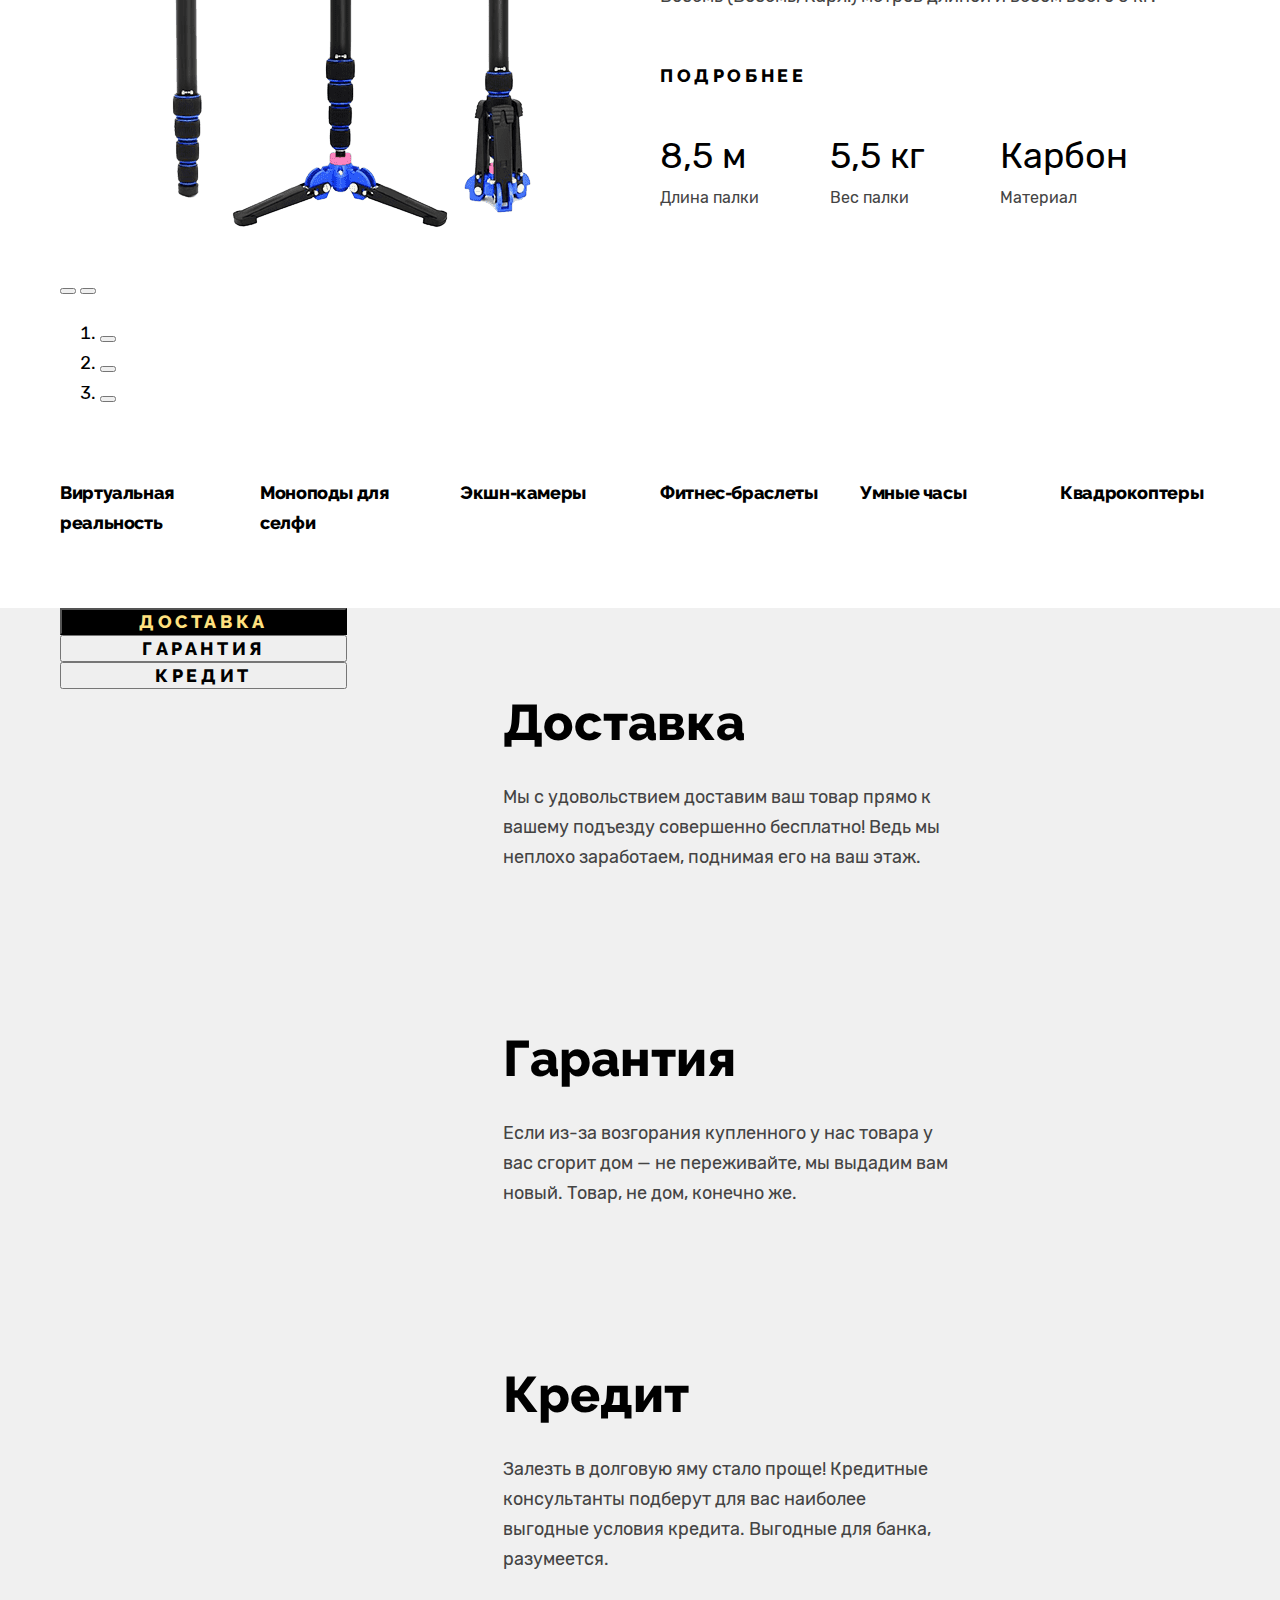
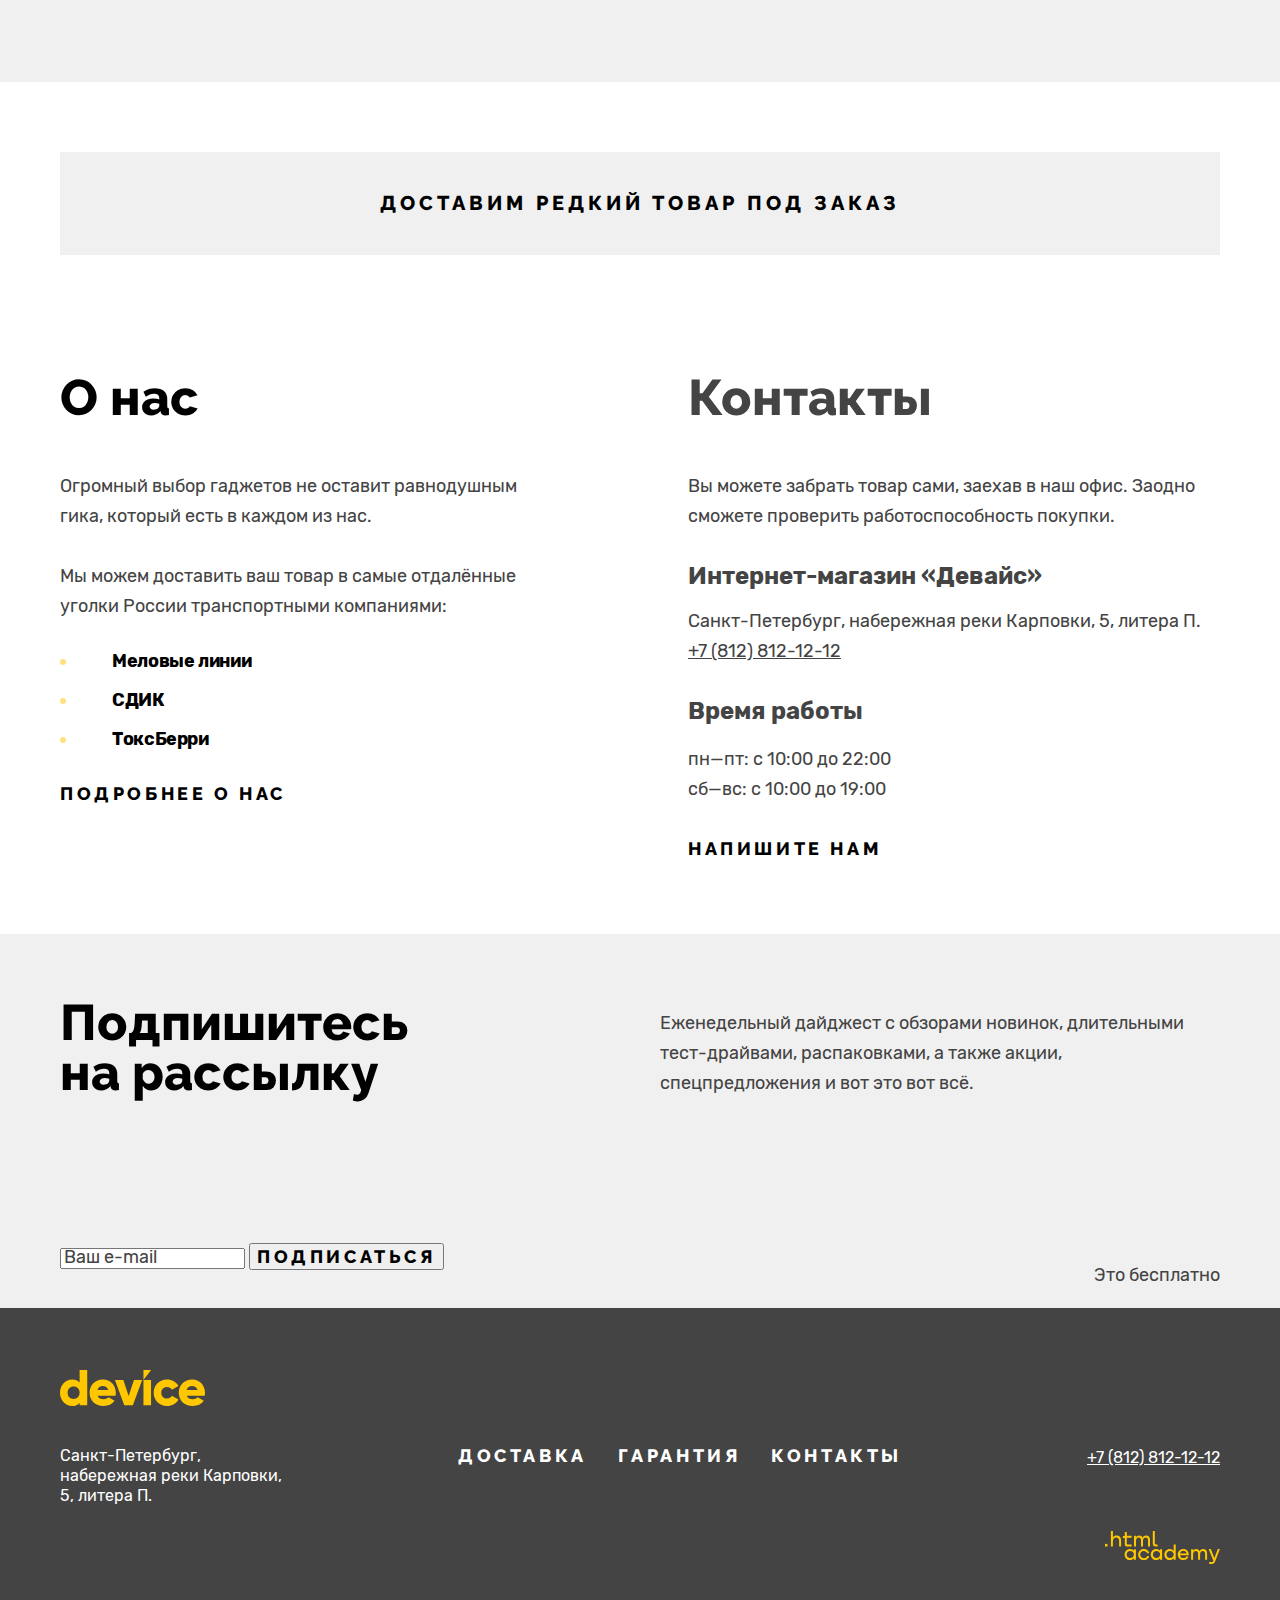
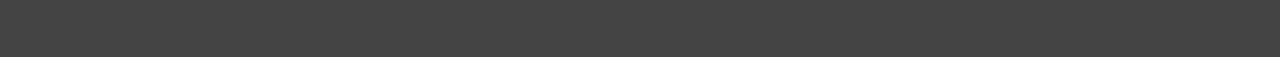
<file: 7/index.html>
<!DOCTYPE html>
<html lang="ru">
  <head>
    <meta charset="utf-8" />
    <title>HTML Academy: Девайс</title>
    <link rel="stylesheet" href="styles/styles.css" />
    <base href="https://htmlacademy-htmlcss.github.io/2226989-device-35/7/">
</head>
  <body>
    <header class="page-header">
      <div class="page-header-container">
        <a class="logo">
          <img
            class="page-header-logo"
            src="images/logo-black.svg"
            width="145"
            height="36"
            alt="Логотип магазина Девайс."
          />
        </a>
        <div class="navigation-top">
          <form
            class="search"
            action="https://echo.htmlacademy.ru/"
            method="post"
          >
            <input type="search" name="search" placeholder="Поиск по сайту" />
            <button class="search-button" type="submit">Найти</button>
          </form>
          <nav class="navigation-user">
            <ul class="navigation-user-list">
              <li class="navigation-user-item">
                <a class="navigation-user-link" href="#">Войти</a>
              </li>
              <li class="navigation-user-item">
                <a class="navigation-user-link" href="#">Сравнить</a>
              </li>
              <li class="navigation-user-item">
                <span>2</span>

                <div class="popover-content">
                  <ul class="cart-items-list">
                    <li class="cart-item">
                      <img
                        class="cart-item-image"
                        src="images/monopods/for-beginners.png"
                        width="39"
                        height="43"
                        alt="селфи-палка с установленным телефоном"
                      />
                      <p class="cart-item-title">Любительская селфи-палка</p>
                    </li>
                    <li class="cart-item">
                      <img
                        class="cart-item-image"
                        src="images/monopods/professional.png"
                        width="39"
                        height="43"
                        alt="селфи-палка с креплением для профессиональной техники"
                      />
                      <p class="cart-item-title">
                        Профессиональная селфи-палка
                      </p>
                    </li>
                  </ul>
                  <div class="cart-number">Товаров: 2</div>
                  <div class="cart-sum">Сумма: 2000 ₽</div>
                  <a class="button" href="#">Открыть корзину</a>
                </div>
                <a class="navigation-user-link" href="#">Корзина</a>
              </li>
            </ul>
          </nav>
        </div>
        <nav class="navigation">
          <div class="dropdown-menu">
            <button class="plus-button" type="button">Каталог товаров</button>
          </div>
          <!--временно спрятали раскрывающийся список-->
          <nav class="catalog-navigation" hidden>
            <div class="catalog-navigation-container">
              <ul class="catalog-navigation-list">
                <li class="catalog-navigation-item">
                  <a class="catalog-navigation-link" href="#"
                    >Виртуальная реальность</a
                  >
                </li>
                <li class="catalog-navigation-item">
                  <a class="catalog-navigation-link" href="catalog.html"
                    >Моноподы для селфи</a
                  >
                </li>
                <li class="catalog-navigation-item">
                  <a class="catalog-navigation-link" href="#">Экшн-камеры</a>
                </li>
              </ul>
              <ul class="catalog-navigation-list">
                <li class="catalog-navigation-item">
                  <a class="catalog-navigation-link" href="#"
                    >Фитнес-браслеты</a
                  >
                </li>
                <li class="catalog-navigation-item">
                  <a class="catalog-navigation-link" href="#">Умные часы</a>
                </li>
              </ul>
              <ul class="catalog-navigation-list">
                <li class="catalog-navigation-item">
                  <a class="catalog-navigation-link" href="#">Квадрокоптеры</a>
                </li>
              </ul>
            </div>
          </nav>
          <ul class="navigation-list">
            <li class="navigation-item">
              <a class="navigation-link" href="delivery.html">Доставка</a>
            </li>
            <li class="navigation-item">
              <a class="navigation-link" href="warranty.html">Гарантия</a>
            </li>
            <li class="navigation-item">
              <a class="navigation-link" href="contacts.html">Контакты</a>
            </li>
          </ul>
        </nav>
      </div>
    </header>

    <main class="main-index main-container">
      <div class="center-container">
        <h1 class="visually-hidden">Интернет-магазин гаджетов "Девайс"</h1>
        <section class="gallery">
          <h2 class="gallery-title visually-hidden">Промо товары</h2>
          <ol class="promo-slider-cards">
            <li class="promo-slider-item">
              <h3 class="promo-title visually-hidden">Квадрокоптер</h3>
              <div class="index-columns">
                <img
                  class="slider-image"
                  src="images/slider/slider-quadrocopter.png"
                  width="560"
                  height="560"
                  alt="Квадрокоптер"
                />
                <div class="promo-wrapper">
                  <b class="promo-slogan"
                    >Порхает как бабочка, жалит как пчела!</b
                  >
                  <p class="promo-description">
                    Этот обычный, на первый взгляд, квадрокоптер оснащен мощным
                    лазером, замаскированным под стандартную камеру.
                  </p>
                  <a class="button" href="#">Подробнее</a>
                  <dl class="characteristics">
                    <div class="characteristics-wrapper">
                      <dt class="characteristics-value">800 м</dt>
                      <dd class="characteristics-desc">Дальность полета</dd>
                    </div>
                    <div class="characteristics-wrapper">
                      <dt class="characteristics-value">50 м</dt>
                      <dd class="characteristics-desc">Радиус поражения</dd>
                    </div>
                  </dl>
                </div>
              </div>
            </li>

            <li class="promo-slider-item">
              <h3 class="promo-title visually-hidden">Фитнес-браслет</h3>
              <div class="index-columns">
                <img
                  class="slider-image"
                  src="images/slider/slider-fitness.png"
                  width="560"
                  height="560"
                  alt="Фитнес-браслет"
                />
                <div class="promo-wrapper">
                  <b class="promo-slogan">Худеем правильно!</b>
                  <p class="promo-description">
                    Мотивирующие фитнес-браслеты помогут найти в себе силы не
                    пропускать занятия и соблюдать диету.
                  </p>
                  <a class="button" href="#">Подробнее</a>
                  <dl class="characteristics">
                    <div class="characteristics-wrapper">
                      <dt class="characteristics-value">48 часов</dt>
                      <dd class="characteristics-desc">Без подзарядки</dd>
                    </div>
                  </dl>
                </div>
              </div>
            </li>

            <li class="promo-slider-item">
              <h3 class="promo-title visually-hidden">Селфи-палка</h3>
              <div class="index-columns">
                <img
                  class="slider-image"
                  src="images/slider/slider-selfie.png"
                  width="560"
                  height="560"
                  alt="Селфи-палка"
                />
                <div class="promo-wrapper">
                  <b class="promo-slogan">Делай селфи, как Бен Стиллер! </b>
                  <p class="promo-description">
                    Самая длинная палка для селфи доступна в нашем магазине.
                    Восемь (Восемь, Карл!) метров длиной и весом всего 5 кг.
                  </p>
                  <a class="button" href="#">Подробнее</a>
                  <dl class="characteristics">
                    <div class="characteristics-wrapper">
                      <dt class="characteristics-value">8,5 м</dt>
                      <dd class="characteristics-desc">Длина палки</dd>
                    </div>
                    <div class="characteristics-wrapper">
                      <dt class="characteristics-value">5,5 кг</dt>
                      <dd class="characteristics-desc">Вес палки</dd>
                    </div>
                    <div class="characteristics-wrapper">
                      <dt class="characteristics-value">Карбон</dt>
                      <dd class="characteristics-desc">Материал</dd>
                    </div>
                  </dl>
                </div>
              </div>
            </li>
          </ol>
          <button class="slider-button slider-prev" type="button">
            <span class="visually-hidden">Предыдущее фото</span>
          </button>
          <button class="slider-button slider-next" type="button">
            <span class="visually-hidden">Следующее фото</span>
          </button>
          <ol class="slider-pagination">
            <li class="slider-pagination-item">
              <button
                class="slider-pagination-button slider-pagination-button-current"
                type="button"
              >
                <span class="visually-hidden">1 фото</span>
              </button>
            </li>
            <li class="slider-pagination-item">
              <button class="slider-pagination-button" type="button">
                <span class="visually-hidden">2 фото</span>
              </button>
            </li>
            <li class="slider-pagination-item">
              <button class="slider-pagination-button" type="button">
                <span class="visually-hidden">3 фото</span>
              </button>
            </li>
          </ol>
        </section>

        <section class="goods">
          <h2 class="visually-hidden">Виды товаров</h2>
          <ul class="goods-list">
            <li class="goods-item">
              <a class="goods-link">Виртуальная реальность</a>
            </li>
            <li class="goods-item">
              <a class="goods-link">Моноподы для селфи</a>
            </li>
            <li class="goods-item">
              <a class="goods-link">Экшн-камеры</a>
            </li>
            <li class="goods-item">
              <a class="goods-link">Фитнес-браслеты</a>
            </li>
            <li class="goods-item">
              <a class="goods-link">Умные часы</a>
            </li>
            <li class="goods-item">
              <a class="goods-link">Квадрокоптеры</a>
            </li>
          </ul>
        </section>
      </div>
      <section class="services">
        <div class="center-container">
          <h2 class="gallery-title visually-hidden">Услуги</h2>
          <div class="service-column">
            <div class="button-group">
              <button class="button button-current" type="button">
                Доставка
              </button>
              <button class="button" type="button">Гарантия</button>
              <button class="button" type="button">Кредит</button>
            </div>
            <ul class="service-list">
              <li class="service-item service-item-current">
                <div class="service-wrapper">
                  <h3 class="service-title">Доставка</h3>
                  <p class="service-description">
                    Мы с удовольствием доставим ваш товар прямо к вашему
                    подъезду совершенно бесплатно! Ведь мы неплохо заработаем,
                    поднимая его на ваш этаж.
                  </p>
                </div>
              </li>
              <li class="service-item">
                <div class="service-wrapper">
                  <h3 class="service-title">Гарантия</h3>
                  <p class="service-description">
                    Если из-за возгорания купленного у нас товара у вас сгорит
                    дом — не переживайте, мы выдадим вам новый. Товар, не дом,
                    конечно же.
                  </p>
                </div>
              </li>
              <li class="service-item">
                <div class="service-wrapper">
                  <h3 class="service-title">Кредит</h3>
                  <p class="service-description">
                    Залезть в долговую яму стало проще! Кредитные консультанты
                    подберут для вас наиболее выгодные условия кредита. Выгодные
                    для банка, разумеется.
                  </p>
                </div>
              </li>
            </ul>
          </div>
        </div>
      </section>
      <div class="center-container">
        <section class="rare-goods">
          <h2 class="rare-goods-title visually-hidden">
            Доставка редких товаров
          </h2>

          <a class="rare-goods-link" href="#">
            <div class="rare-goods-wrapper">
              Доставим редкий товар под заказ
            </div>
          </a>
        </section>
        <div class="contacts-columns">
          <section class="about">
            <h2 class="about-title">О нас</h2>
            <p class="about-introduction">
              Огромный выбор гаджетов не оставит равнодушным гика, который есть
              в каждом из нас.
            </p>
            <p class="transport">
              Мы можем доставить ваш товар в самые отдалённые уголки России
              транспортными компаниями:
            </p>
            <ul class="transport-list">
              <li class="transport-item"><span>Меловые линии</span></li>
              <li class="transport-item"><span>СДИК</span></li>
              <li class="transport-item"><span>ТоксБерри</span></li>
            </ul>
            <a class="button" href="#">Подробнее о нас</a>
          </section>

          <section class="contacts">
            <h2 class="about-title">Контакты</h2>
            <p class="contacts-introduction">
              Вы можете забрать товар сами, заехав в наш офис. Заодно сможете
              проверить работоспособность покупки.
            </p>
            <h3 class="contacts-subtitle">Интернет-магазин «Девайс»</h3>
            <address class="contacts-address">
              <p class="contacts-address-text">
                Санкт-Петербург, набережная реки Карповки, 5, литера П.
              </p>
              <a class="contacts-phone" href="tel:+78128121212"
                >+7 (812) 812-12-12</a
              >
            </address>
            <h3 class="contacts-subtitle">Время работы</h3>
            <ul class="contacts-schedule">
              <li class="contacts-schedule-item">пн—пт: с 10:00 до 22:00</li>
              <li class="contacts-schedule-item">сб—вс: с 10:00 до 19:00</li>
            </ul>
            <a class="button" href="#">Напишите нам</a>
          </section>
        </div>
      </div>
      <section class="newsletter">
        <div class="center-container">
          <div class="newsletter-wrapper">
            <h2 class="newsletter-title">Подпишитесь на рассылку</h2>
            <p class="newsletter-description">
              Еженедельный дайджест с обзорами новинок, длительными
              тест-драйвами, распаковками, а также акции, спецпредложения и вот
              это вот всё.
            </p>
          </div>
          <div class="newsletter-wrapper">
            <form
              class="newsletter-form"
              action="https://echo.htmlacademy.ru/"
              method="post"
            >
              <input
                class="field"
                placeholder="Ваш e-mail"
                type="email"
                name="newsletter-email"
                id="newsletter-email"
                required
              />
              <button class="button newsletter-button" type="submit">
                <span>Подписаться</span>
              </button>
            </form>
            <p class="newsletter-comment">Это бесплатно</p>
          </div>
        </div>
      </section>
    </main>

    <footer class="page-footer">
      <div class="page-footer-container">
        <section class="footer-contacts">
          <h2 class="visually-hidden">Контакты</h2>
          <a class="logo-footer">
            <img
              class="footer-contacts-logo"
              src="images/logo-yellow.svg"
              width="145"
              height="36"
              alt="Логотип магазина Девайс."
            />
          </a>
          <address class="footer-contacts-address">
            <p class="footer-adress-text">
              Санкт-Петербург, набережная реки Карповки, 5, литера П.
            </p>
          </address>
        </section>
        <div class="footer-wrapper">
          <nav class="navigation-footer">
            <ul class="navigation-footer-list">
              <li class="navigation-footer-item">
                <a class="navigation-footer-link" href="#">Доставка</a>
              </li>
              <li class="navigation-footer-item">
                <a class="navigation-footer-link" href="#">Гарантия</a>
              </li>
              <li class="navigation-footer-item">
                <a class="navigation-footer-link" href="#">Контакты</a>
              </li>
            </ul>
          </nav>

          <section class="footer-social">
            <h2 class="page-footer-title visually-hidden">
              Ссылки на социальные сети
            </h2>
            <ul class="footer-social-list">
              <li class="footer-social-item">
                <a class="button" href="https://t.me/htmlacademy">
                  <span class="visually-hidden">Телеграм</span>
                </a>
              </li>
              <li class="footer-social-item">
                <a
                  class="button"
                  href="https://www.youtube.com/user/htmlacademy.ru"
                >
                  <span class="visually-hidden">Ютуб</span>
                </a>
              </li>
              <li class="footer-social-item">
                <a class="button" href="https://twitter.com/htmlacademy.ru">
                  <span class="visually-hidden">Твиттер</span>
                </a>
              </li>
            </ul>
          </section>
        </div>
        <section class="footer-phone">
          <h2 class="visually-hidden">Контакты</h2>
          <a class="footer-contacts-address-phone" href="tel:+78128121212"
            >+7 (812) 812-12-12</a
          >
          <a class="htmlacademy-link" href="https://htmlacademy.ru/">
            <img
              class="htmlacademy-logo"
              alt="Логотип HTML академии."
              src="images/logo-htmlacademy.svg"
              width="115"
              height="33"
            />
          </a>
        </section>
      </div>
    </footer>
  </body>
</html>
</file>
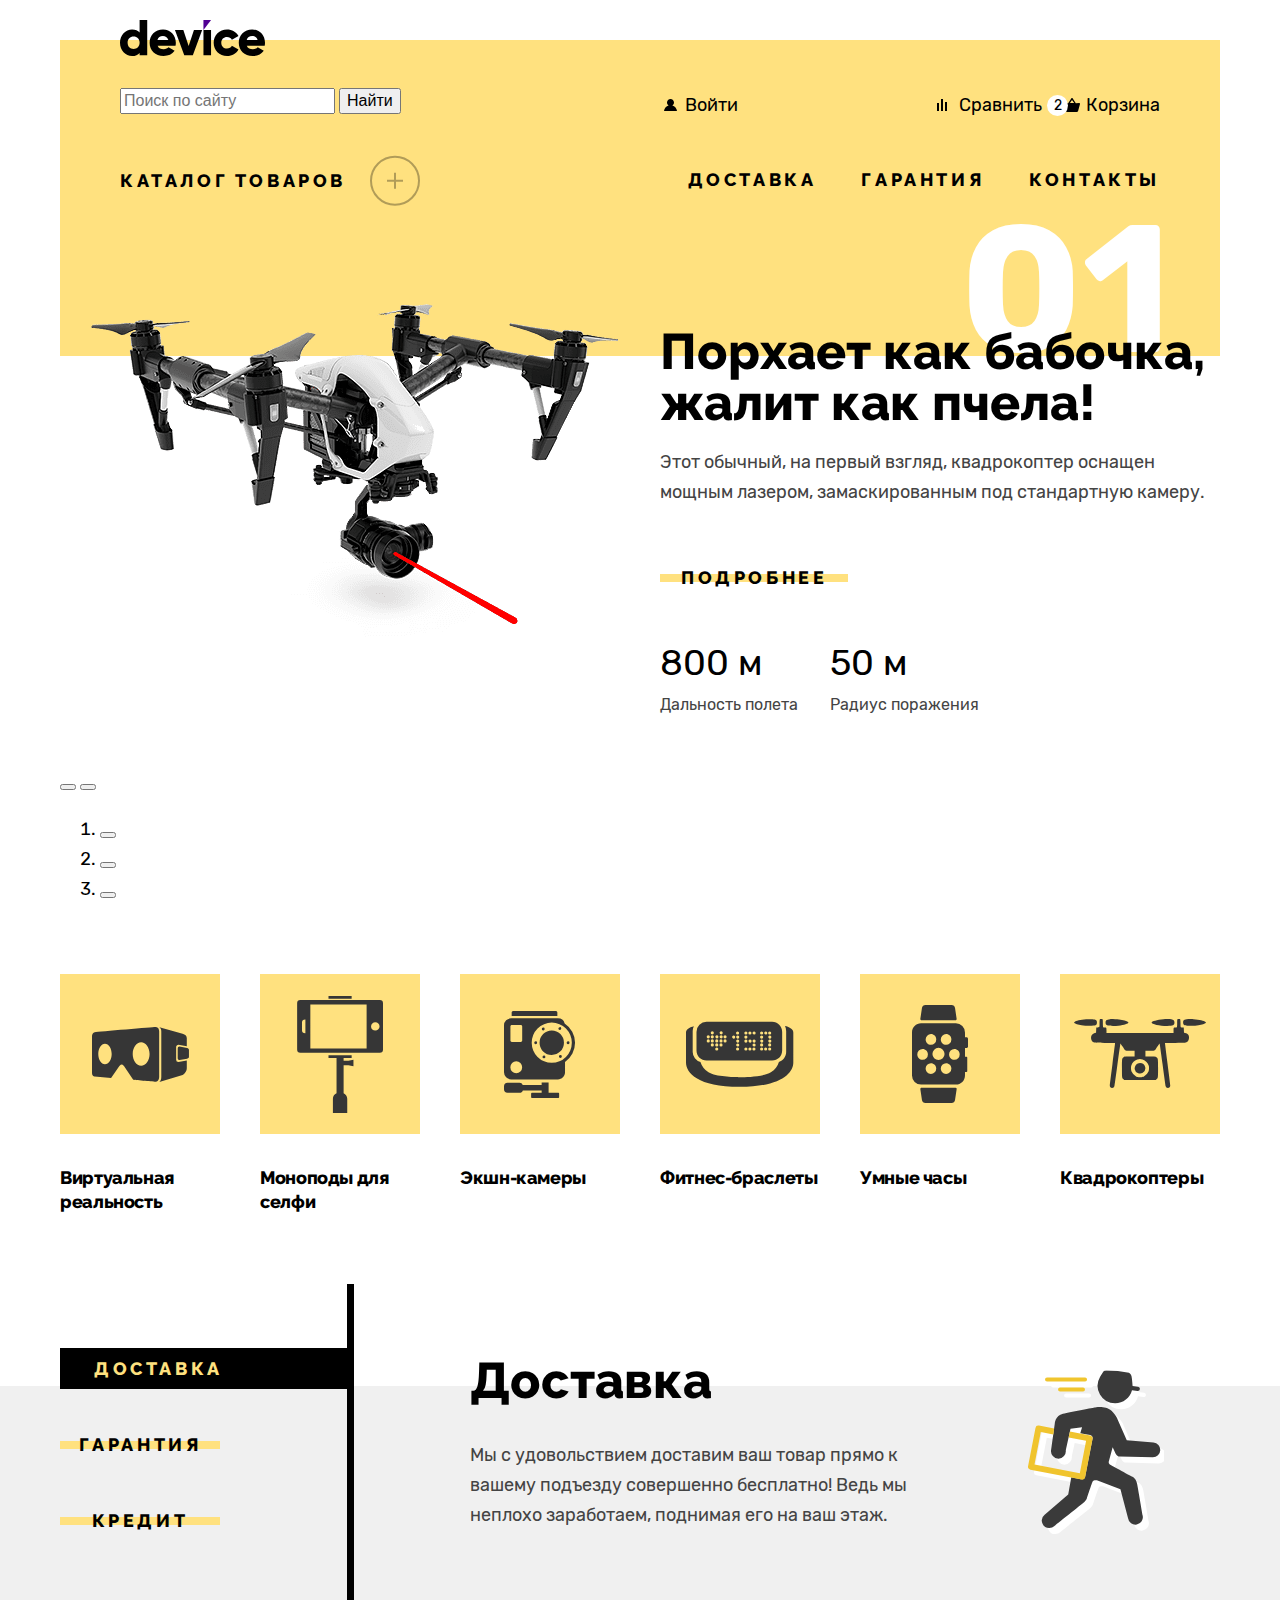
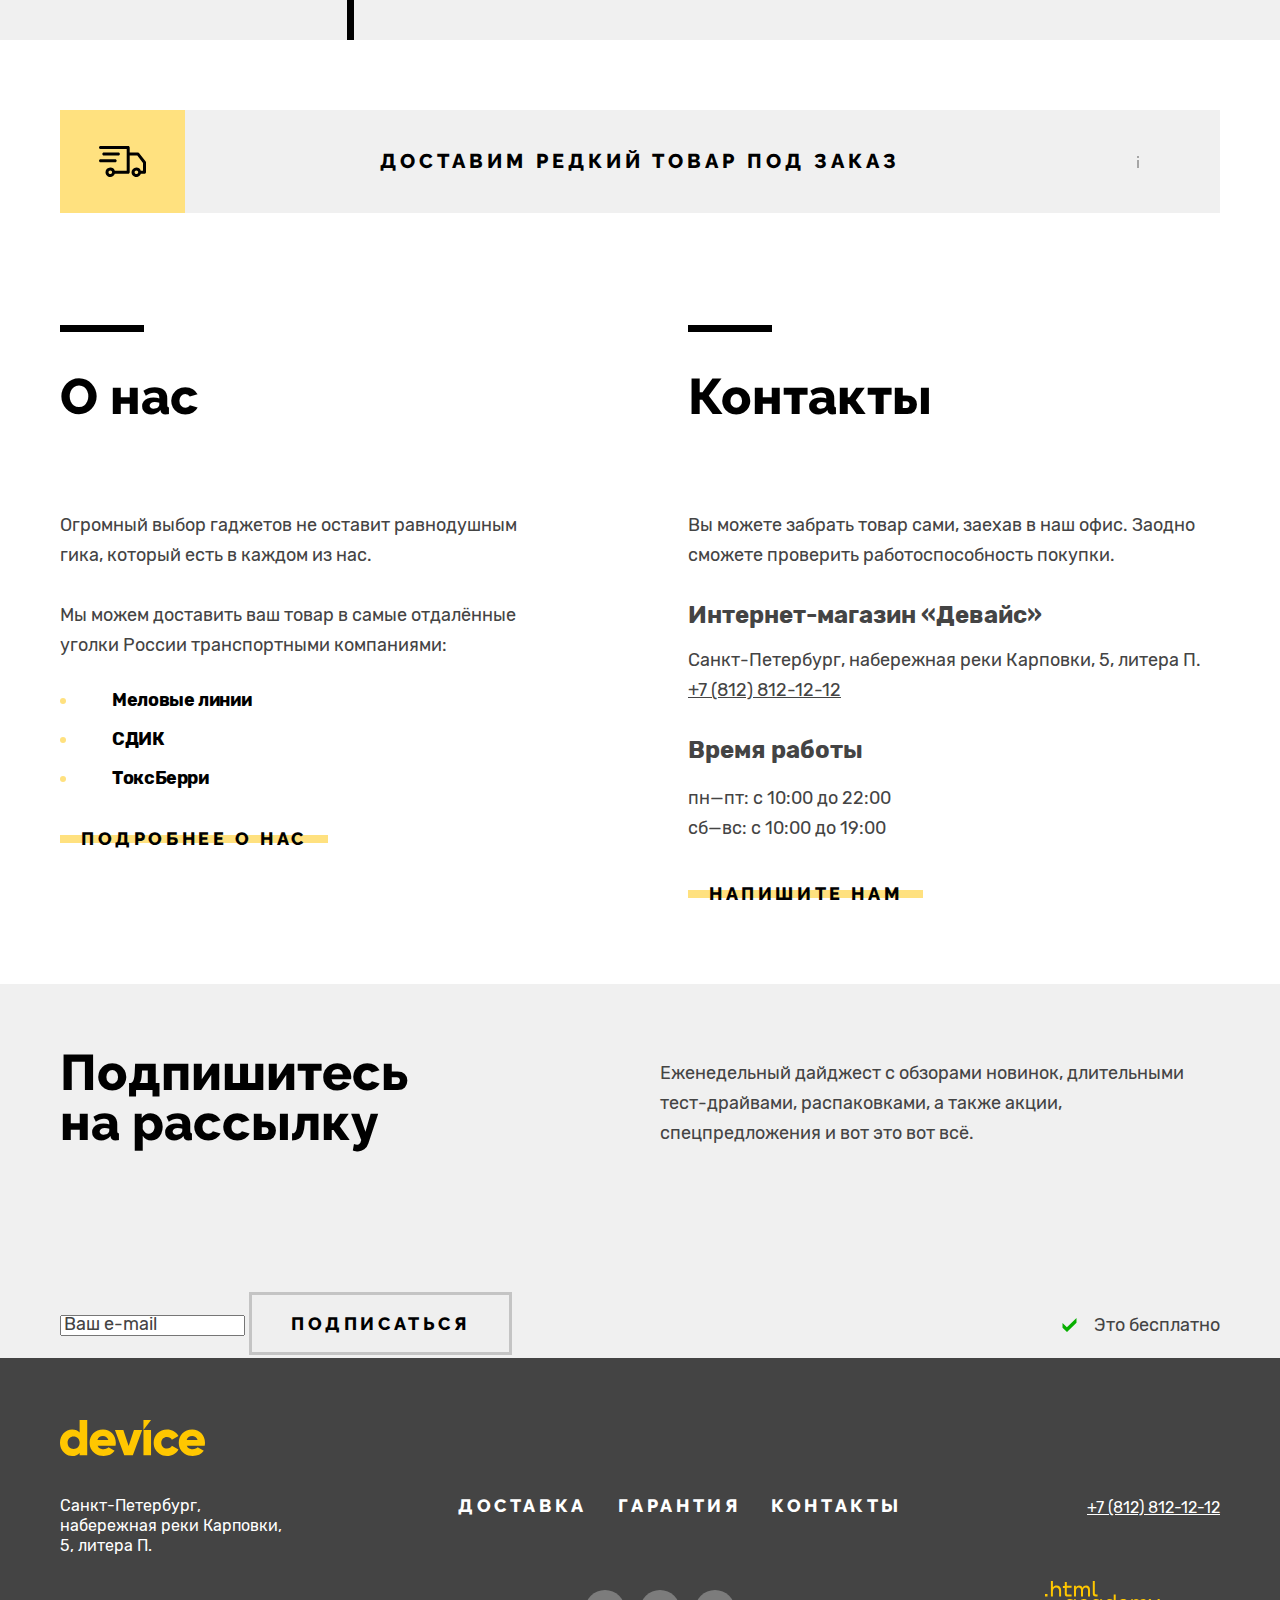
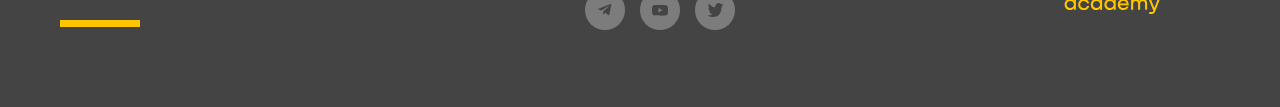
<file: 8/index.html>
<!DOCTYPE html>
<html lang="ru">
  <head>
    <meta charset="utf-8" />
    <title>HTML Academy: Девайс</title>
    <link rel="stylesheet" href="styles/styles.css" />
    <base href="https://htmlacademy-htmlcss.github.io/2226989-device-35/8/">
</head>
  <body>
    <header class="page-header">
      <div class="page-header-container">
        <a class="logo" href="#">
          <img
            class="page-header-logo"
            src="images/logo-black.svg"
            width="145"
            height="36"
            alt="Логотип магазина Девайс."
          />
        </a>
        <div class="navigation-top">
          <form
            class="search"
            action="https://echo.htmlacademy.ru/"
            method="post"
          >
            <input type="search" name="search" placeholder="Поиск по сайту" />
            <button class="search-button" type="submit">Найти</button>
          </form>
          <nav class="navigation-user">
            <ul class="navigation-user-list">
              <li class="navigation-user-item">
                <a class="navigation-user-link icon-login" href="#"> Войти</a>
              </li>
              <li class="navigation-user-item">
                <a class="navigation-user-link navigation-user-logged-in"></a>
              </li>
              <li class="navigation-user-item">
                <a class="navigation-user-link icon-compare" href="#">
                  Сравнить
                </a>
              </li>
              <li class="navigation-user-item">
                <a class="navigation-user-link icon-basket" href="#">
                  <span class="cart-summary">2</span>
                  Корзина
                </a>
                <div class="popover-content">
                  <ul class="cart-items-list">
                    <li class="cart-item">
                      <a class="cart-link" href="#">
                        <img
                          class="cart-item-image"
                          src="images/monopods/for-beginners.png"
                          width="39"
                          height="43"
                          alt="селфи-палка с установленным телефоном"
                        />
                        <p class="cart-item-title">Любительская селфи-палка</p>
                      </a>
                      <button class="popover-close-button">
                        <span class="visually-hidden">Закрыть</span>
                      </button>
                    </li>
                    <li class="cart-item">
                      <a class="cart-link" href="#">
                        <img
                          class="cart-item-image"
                          src="images/monopods/professional.png"
                          width="39"
                          height="43"
                          alt="селфи-палка с креплением для профессиональной техники"
                        />
                        <p class="cart-item-title">
                          Профессиональная селфи-палка
                        </p>
                      </a>
                      <button class="popover-close-button">
                        <span class="visually-hidden">Закрыть</span>
                      </button>
                    </li>
                  </ul>
                  <div class="cart-number">Товаров: 2</div>
                  <div class="cart-sum">Сумма: 2000 ₽</div>
                  <a class="button" href="#">Открыть корзину</a>
                </div>
              </li>
            </ul>
          </nav>
        </div>
        <nav class="navigation">
          <ul class="navigation-list">
            <li class="navigation-item">
              <a class="navigation-link plus-button" href="#">
                Каталог товаров<svg
                  class="plus-icon"
                  aria-hidden="true"
                  focusable="false"
                  xmlns="http://www.w3.org/2000/svg"
                  width="50"
                  height="51"
                  fill="none"
                >
                  <circle
                    cx="25"
                    cy="25.79"
                    r="24"
                    stroke="#000"
                    stroke-width="2"
                  />
                  <path
                    d="M33 24.79h-7v-7h-2v7h-7v2h7v7h2v-7h7v-2Z"
                    fill="#000"
                  />
                </svg>
              </a>
              <div class="catalog-navigation-container">
                <ul class="catalog-navigation-list">
                  <li class="catalog-navigation-item">
                    <a class="catalog-navigation-link" href="#"
                      >Виртуальная реальность</a
                    >
                  </li>
                  <li class="catalog-navigation-item">
                    <a class="catalog-navigation-link" href="catalog.html"
                      >Моноподы для селфи</a
                    >
                  </li>
                  <li class="catalog-navigation-item">
                    <a class="catalog-navigation-link" href="#">Экшн-камеры</a>
                  </li>
                </ul>
                <ul class="catalog-navigation-list">
                  <li class="catalog-navigation-item">
                    <a class="catalog-navigation-link" href="#"
                      >Фитнес-браслеты</a
                    >
                  </li>
                  <li class="catalog-navigation-item">
                    <a class="catalog-navigation-link" href="#">Умные часы</a>
                  </li>
                </ul>
                <ul class="catalog-navigation-list">
                  <li class="catalog-navigation-item">
                    <a class="catalog-navigation-link" href="#"
                      >Квадрокоптеры</a
                    >
                  </li>
                </ul>
              </div>
            </li>

            <li class="navigation-item">
              <a class="navigation-link" href="delivery.html"
                ><span>Доставка</span></a
              >
            </li>
            <li class="navigation-item">
              <a class="navigation-link" href="warranty.html"
                ><span>Гарантия</span></a
              >
            </li>
            <li class="navigation-item">
              <a class="navigation-link" href="contacts.html"
                ><span>Контакты</span></a
              >
            </li>
          </ul>
        </nav>
      </div>
    </header>

    <main class="main-index main-container">
      <div class="center-container">
        <h1 class="visually-hidden">Интернет-магазин гаджетов "Девайс"</h1>
        <section class="gallery">
          <h2 class="gallery-title visually-hidden">Промо товары</h2>
          <ol class="promo-slider-cards">
            <li class="promo-slider-item promo-slider-item-current">
              <h3 class="promo-title visually-hidden">Квадрокоптер</h3>
              <div class="index-columns">
                <img
                  class="slider-image"
                  src="images/slider/slider-quadrocopter.png"
                  width="560"
                  height="560"
                  alt="Квадрокоптер"
                />
                <div class="promo-wrapper">
                  <b class="promo-slogan"
                    >Порхает как бабочка, жалит как пчела!</b
                  >
                  <p class="promo-description">
                    Этот обычный, на первый взгляд, квадрокоптер оснащен мощным
                    лазером, замаскированным под стандартную камеру.
                  </p>
                  <a class="button" href="#">Подробнее</a>
                  <dl class="characteristics">
                    <div class="characteristics-wrapper">
                      <dt class="characteristics-value">800 м</dt>
                      <dd class="characteristics-desc">Дальность полета</dd>
                    </div>
                    <div class="characteristics-wrapper">
                      <dt class="characteristics-value">50 м</dt>
                      <dd class="characteristics-desc">Радиус поражения</dd>
                    </div>
                  </dl>
                </div>
              </div>
            </li>

            <li class="promo-slider-item">
              <h3 class="promo-title visually-hidden">Фитнес-браслет</h3>
              <div class="index-columns">
                <img
                  class="slider-image"
                  src="images/slider/slider-fitness.png"
                  width="560"
                  height="560"
                  alt="Фитнес-браслет"
                />
                <div class="promo-wrapper">
                  <b class="promo-slogan">Худеем правильно!</b>
                  <p class="promo-description">
                    Мотивирующие фитнес-браслеты помогут найти в себе силы не
                    пропускать занятия и соблюдать диету.
                  </p>
                  <a class="button" href="#">Подробнее</a>
                  <dl class="characteristics">
                    <div class="characteristics-wrapper">
                      <dt class="characteristics-value">48 часов</dt>
                      <dd class="characteristics-desc">Без подзарядки</dd>
                    </div>
                  </dl>
                </div>
              </div>
            </li>

            <li class="promo-slider-item">
              <h3 class="promo-title visually-hidden">Селфи-палка</h3>
              <div class="index-columns">
                <img
                  class="slider-image"
                  src="images/slider/slider-selfie.png"
                  width="560"
                  height="560"
                  alt="Селфи-палка"
                />
                <div class="promo-wrapper">
                  <b class="promo-slogan">Делай селфи, как Бен Стиллер! </b>
                  <p class="promo-description">
                    Самая длинная палка для селфи доступна в нашем магазине.
                    Восемь (Восемь, Карл!) метров длиной и весом всего 5 кг.
                  </p>
                  <a class="button" href="#">Подробнее</a>
                  <dl class="characteristics">
                    <div class="characteristics-wrapper">
                      <dt class="characteristics-value">8,5 м</dt>
                      <dd class="characteristics-desc">Длина палки</dd>
                    </div>
                    <div class="characteristics-wrapper">
                      <dt class="characteristics-value">5,5 кг</dt>
                      <dd class="characteristics-desc">Вес палки</dd>
                    </div>
                    <div class="characteristics-wrapper">
                      <dt class="characteristics-value">Карбон</dt>
                      <dd class="characteristics-desc">Материал</dd>
                    </div>
                  </dl>
                </div>
              </div>
            </li>
          </ol>
          <button class="slider-button slider-prev" type="button">
            <span class="visually-hidden">Предыдущее фото</span>
          </button>
          <button class="slider-button slider-next" type="button">
            <span class="visually-hidden">Следующее фото</span>
          </button>
          <ol class="slider-pagination">
            <li class="slider-pagination-item">
              <button
                class="slider-pagination-button slider-pagination-button-current"
                type="button"
              >
                <span class="visually-hidden">1 фото</span>
              </button>
            </li>
            <li class="slider-pagination-item">
              <button class="slider-pagination-button" type="button">
                <span class="visually-hidden">2 фото</span>
              </button>
            </li>
            <li class="slider-pagination-item">
              <button class="slider-pagination-button" type="button">
                <span class="visually-hidden">3 фото</span>
              </button>
            </li>
          </ol>
        </section>

        <section class="goods">
          <h2 class="visually-hidden">Виды товаров</h2>
          <ul class="goods-list">
            <li class="goods-item">
              <a class="goods-link goods-virtual-reality" href="#">
                Виртуальная реальность</a
              >
            </li>
            <li class="goods-item">
              <a class="goods-link goods-monopod" href="#">
                Моноподы для селфи
              </a>
            </li>
            <li class="goods-item">
              <a class="goods-link goods-action-camera" href="#">
                Экшн-камеры</a
              >
            </li>
            <li class="goods-item">
              <a class="goods-link goods-fitness-tracker" href="#">
                Фитнес-браслеты</a
              >
            </li>
            <li class="goods-item">
              <a class="goods-link goods-smart-watch" href="#"> Умные часы</a>
            </li>
            <li class="goods-item">
              <a class="goods-link goods-quadrocopter" href="#">
                Квадрокоптеры</a
              >
            </li>
          </ul>
        </section>
      </div>
      <section class="services">
        <div class="center-container">
          <h2 class="gallery-title visually-hidden">Услуги</h2>
          <div class="service-column">
            <div class="button-group">
              <button
                class="button button-service button-current"
                type="button"
              >
                Доставка
              </button>
              <button class="button button-service" type="button">
                Гарантия
              </button>
              <button class="button button-service" type="button">
                Кредит
              </button>
            </div>
            <ul class="service-list">
              <li class="service-item service-item-current">
                <div class="service-wrapper">
                  <h3 class="service-title">Доставка</h3>
                  <p class="service-description">
                    Мы с удовольствием доставим ваш товар прямо к вашему
                    подъезду совершенно бесплатно! Ведь мы неплохо заработаем,
                    поднимая его на ваш этаж.
                  </p>
                </div>
              </li>
              <li class="service-item">
                <div class="service-wrapper">
                  <h3 class="service-title">Гарантия</h3>
                  <p class="service-description">
                    Если из-за возгорания купленного у нас товара у вас сгорит
                    дом — не переживайте, мы выдадим вам новый. Товар, не дом,
                    конечно же.
                  </p>
                </div>
              </li>
              <li class="service-item">
                <div class="service-wrapper">
                  <h3 class="service-title">Кредит</h3>
                  <p class="service-description">
                    Залезть в долговую яму стало проще! Кредитные консультанты
                    подберут для вас наиболее выгодные условия кредита. Выгодные
                    для банка, разумеется.
                  </p>
                </div>
              </li>
            </ul>
          </div>
        </div>
      </section>
      <div class="center-container">
        <section class="rare-goods">
          <h2 class="rare-goods-title visually-hidden">
            Доставка редких товаров
          </h2>

          <a class="rare-goods-link" href="#">
            Доставим редкий товар под заказ
          </a>
        </section>
        <div class="contacts-columns">
          <section class="about">
            <h2 class="about-title">О нас</h2>
            <p class="about-introduction">
              Огромный выбор гаджетов не оставит равнодушным гика, который есть
              в каждом из нас.
            </p>
            <p class="transport">
              Мы можем доставить ваш товар в самые отдалённые уголки России
              транспортными компаниями:
            </p>
            <ul class="transport-list">
              <li class="transport-item"><span>Меловые линии</span></li>
              <li class="transport-item"><span>СДИК</span></li>
              <li class="transport-item"><span>ТоксБерри</span></li>
            </ul>
            <a class="button" href="#">Подробнее о нас</a>
          </section>

          <section class="contacts">
            <h2 class="about-title">Контакты</h2>
            <p class="contacts-introduction">
              Вы можете забрать товар сами, заехав в наш офис. Заодно сможете
              проверить работоспособность покупки.
            </p>
            <h3 class="contacts-subtitle">Интернет-магазин «Девайс»</h3>
            <address class="contacts-address">
              <p class="contacts-address-text">
                Санкт-Петербург, набережная реки Карповки, 5, литера П.
              </p>
              <a class="contacts-phone" href="tel:+78128121212"
                >+7 (812) 812-12-12</a
              >
            </address>
            <h3 class="contacts-subtitle">Время работы</h3>
            <ul class="contacts-schedule">
              <li class="contacts-schedule-item">пн—пт: с 10:00 до 22:00</li>
              <li class="contacts-schedule-item">сб—вс: с 10:00 до 19:00</li>
            </ul>
            <a class="button" href="#">Напишите нам</a>
          </section>
        </div>
      </div>
      <section class="newsletter">
        <div class="center-container">
          <div class="newsletter-wrapper">
            <h2 class="newsletter-title">Подпишитесь на рассылку</h2>
            <p class="newsletter-description">
              Еженедельный дайджест с обзорами новинок, длительными
              тест-драйвами, распаковками, а также акции, спецпредложения и вот
              это вот всё.
            </p>
          </div>
          <div class="newsletter-wrapper">
            <form
              class="newsletter-form"
              action="https://echo.htmlacademy.ru/"
              method="post"
            >
              <input
                class="field"
                placeholder="Ваш e-mail"
                type="email"
                name="newsletter-email"
                id="newsletter-email"
                required
              />
              <button class="button newsletter-button" type="submit">
                <span>Подписаться</span>
              </button>
            </form>
            <p class="newsletter-comment">Это бесплатно</p>
          </div>
        </div>
      </section>
    </main>

    <footer class="page-footer">
      <div class="page-footer-container">
        <section class="footer-contacts">
          <h2 class="visually-hidden">Контакты</h2>
          <a class="logo-footer" href="">
            <img
              class="footer-contacts-logo"
              src="images/logo-yellow.svg"
              width="145"
              height="36"
              alt="Логотип магазина Девайс."
            />
          </a>
          <address class="footer-contacts-address">
            <p class="footer-adress-text">
              Санкт-Петербург, набережная реки Карповки, 5, литера П.
            </p>
          </address>
        </section>
        <div class="footer-wrapper">
          <nav class="navigation-footer">
            <ul class="navigation-footer-list">
              <li class="navigation-footer-item">
                <a class="navigation-footer-link" href="#">Доставка</a>
              </li>
              <li class="navigation-footer-item">
                <a class="navigation-footer-link" href="#">Гарантия</a>
              </li>
              <li class="navigation-footer-item">
                <a class="navigation-footer-link" href="#">Контакты</a>
              </li>
            </ul>
          </nav>

          <section class="footer-social">
            <h2 class="page-footer-title visually-hidden">
              Ссылки на социальные сети
            </h2>
            <ul class="footer-social-list">
              <li class="footer-social-item">
                <a
                  class="footer-social-link footer-social-tg"
                  href="https://t.me/htmlacademy"
                >
                  <span class="visually-hidden">Телеграм</span>
                </a>
              </li>
              <li class="footer-social-item">
                <a
                  class="footer-social-link footer-social-yt"
                  href="https://www.youtube.com/user/htmlacademy.ru"
                >
                  <span class="visually-hidden">Ютуб</span>
                </a>
              </li>
              <li class="footer-social-item">
                <a
                  class="footer-social-link footer-social-twitter"
                  href="https://twitter.com/htmlacademy.ru"
                >
                  <span class="visually-hidden">Твиттер</span>
                </a>
              </li>
            </ul>
          </section>
        </div>
        <section class="footer-phone">
          <h2 class="visually-hidden">Контакты</h2>
          <a class="footer-contacts-address-phone" href="tel:+78128121212"
            >+7 (812) 812-12-12</a
          >
          <a class="htmlacademy-link" href="https://htmlacademy.ru/">
            <svg
              width="115"
              height="33"
              fill="none"
              xmlns="http://www.w3.org/2000/svg"
            >
              <path
                d="M0 12.9v2.6h2.5v-2.6H0ZM11.6 4.5c-1.6 0-2.8.7-3.6 1.7h-.1V0h-2v15.5h2v-5.3c0-2.1 1.3-3.6 3.3-3.6 1.8 0 2.9 1.4 2.9 3.2v5.7h2V9.4c.1-3-1.8-4.9-4.5-4.9ZM26.6 4.8h-4.8V1.1h-2v3.8h-1.9v2h1.9v6c0 1.7 1 2.7 2.7 2.7h4.1v-2h-3.7c-.7 0-1.1-.4-1.1-1.1V6.8h4.8v-2ZM41.1 4.6c-1.6 0-2.9.8-3.5 2.1h-.1c-.6-1.2-1.8-2.1-3.4-2.1-1.4 0-2.5.8-3.1 1.8h-.1V4.8H29v10.6h2V10c0-2 1-3.5 2.6-3.5 1.5 0 2.4 1 2.4 2.6v6.3h2V9.8c0-2.4 1.4-3.3 2.6-3.3 1.5 0 2.4 1 2.4 2.6v6.3h2V8.9c.1-2.5-1.4-4.3-3.9-4.3ZM47.8 12.7c0 1.7 1 2.7 2.8 2.7h2v-2h-1.7c-.7 0-1.1-.4-1.1-1.1V0h-2v12.7ZM28.9 19.7c-.9-1.1-2.2-1.8-3.9-1.8-3.1 0-5.4 2.3-5.4 5.6s2.3 5.6 5.4 5.6c1.8 0 3-.8 3.8-1.9h.1v1.6h2V18.2h-2v1.5Zm-3.6 7.4c-2.2 0-3.6-1.6-3.6-3.6s1.4-3.6 3.6-3.6 3.6 1.6 3.6 3.6c0 1.9-1.4 3.6-3.6 3.6ZM44.2 22c-.5-2.4-2.6-4.1-5.4-4.1a5.4 5.4 0 0 0-5.6 5.6c0 3.1 2.2 5.6 5.6 5.6 2.8 0 4.9-1.8 5.4-4.2h-2.1a3.4 3.4 0 0 1-3.3 2.3c-2.2 0-3.6-1.6-3.6-3.6s1.4-3.6 3.6-3.6c1.6 0 2.8 1 3.3 2.2h2.1V22ZM55.1 19.7c-.9-1.1-2.2-1.8-3.9-1.8-3.1 0-5.4 2.3-5.4 5.6s2.3 5.6 5.4 5.6c1.8 0 3-.8 3.8-1.9h.1v1.6h2V18.2h-2v1.5Zm-3.6 7.4c-2.2 0-3.6-1.6-3.6-3.6s1.4-3.6 3.6-3.6 3.6 1.6 3.6 3.6c0 1.9-1.5 3.6-3.6 3.6ZM68.7 19.8c-.9-1.1-2.2-1.9-3.9-1.9-3.1 0-5.4 2.3-5.4 5.6s2.2 5.6 5.4 5.6c1.7 0 3-.8 3.8-1.8h.1v1.5h2V13.4h-2v6.4Zm-3.6 7.3c-2.2 0-3.6-1.6-3.6-3.6s1.4-3.6 3.6-3.6 3.6 1.6 3.6 3.6c-.1 2-1.5 3.6-3.6 3.6ZM78.3 17.9c-3.3 0-5.5 2.5-5.5 5.6 0 3 2.1 5.6 5.5 5.6 2.5 0 4.5-1.3 5.2-3.6h-2.1c-.5 1-1.6 1.6-3 1.6-1.9 0-3.3-1.3-3.4-2.9h8.8c.2-3.6-2-6.3-5.5-6.3Zm0 1.9c1.7 0 3 1 3.3 2.6h-6.5c.3-1.5 1.5-2.6 3.2-2.6ZM98.2 17.9c-1.6 0-2.9.8-3.6 2h-.1c-.6-1.2-1.8-2-3.4-2-1.4 0-2.5.7-3.1 1.8v-1.5h-1.9v10.6h2v-5.4c0-2 1-3.4 2.6-3.5 1.5 0 2.4 1 2.4 2.6v6.3h2v-5.6c0-2.4 1.4-3.3 2.6-3.3 1.5 0 2.4 1 2.4 2.6v6.3h2v-6.5c.1-2.6-1.4-4.4-3.9-4.4ZM109.4 27l-3.6-8.9h-2.2l4.8 11.6c-.3.9-.7 1.2-1.7 1.2h-2.5v2h2.5c1.8 0 2.8-.8 3.5-2.6l4.7-12.2h-2.1l-3.4 8.9Z"
                fill="#FFC700"
              />
            </svg>
          </a>
        </section>
      </div>
    </footer>
  </body>
</html>
</file>
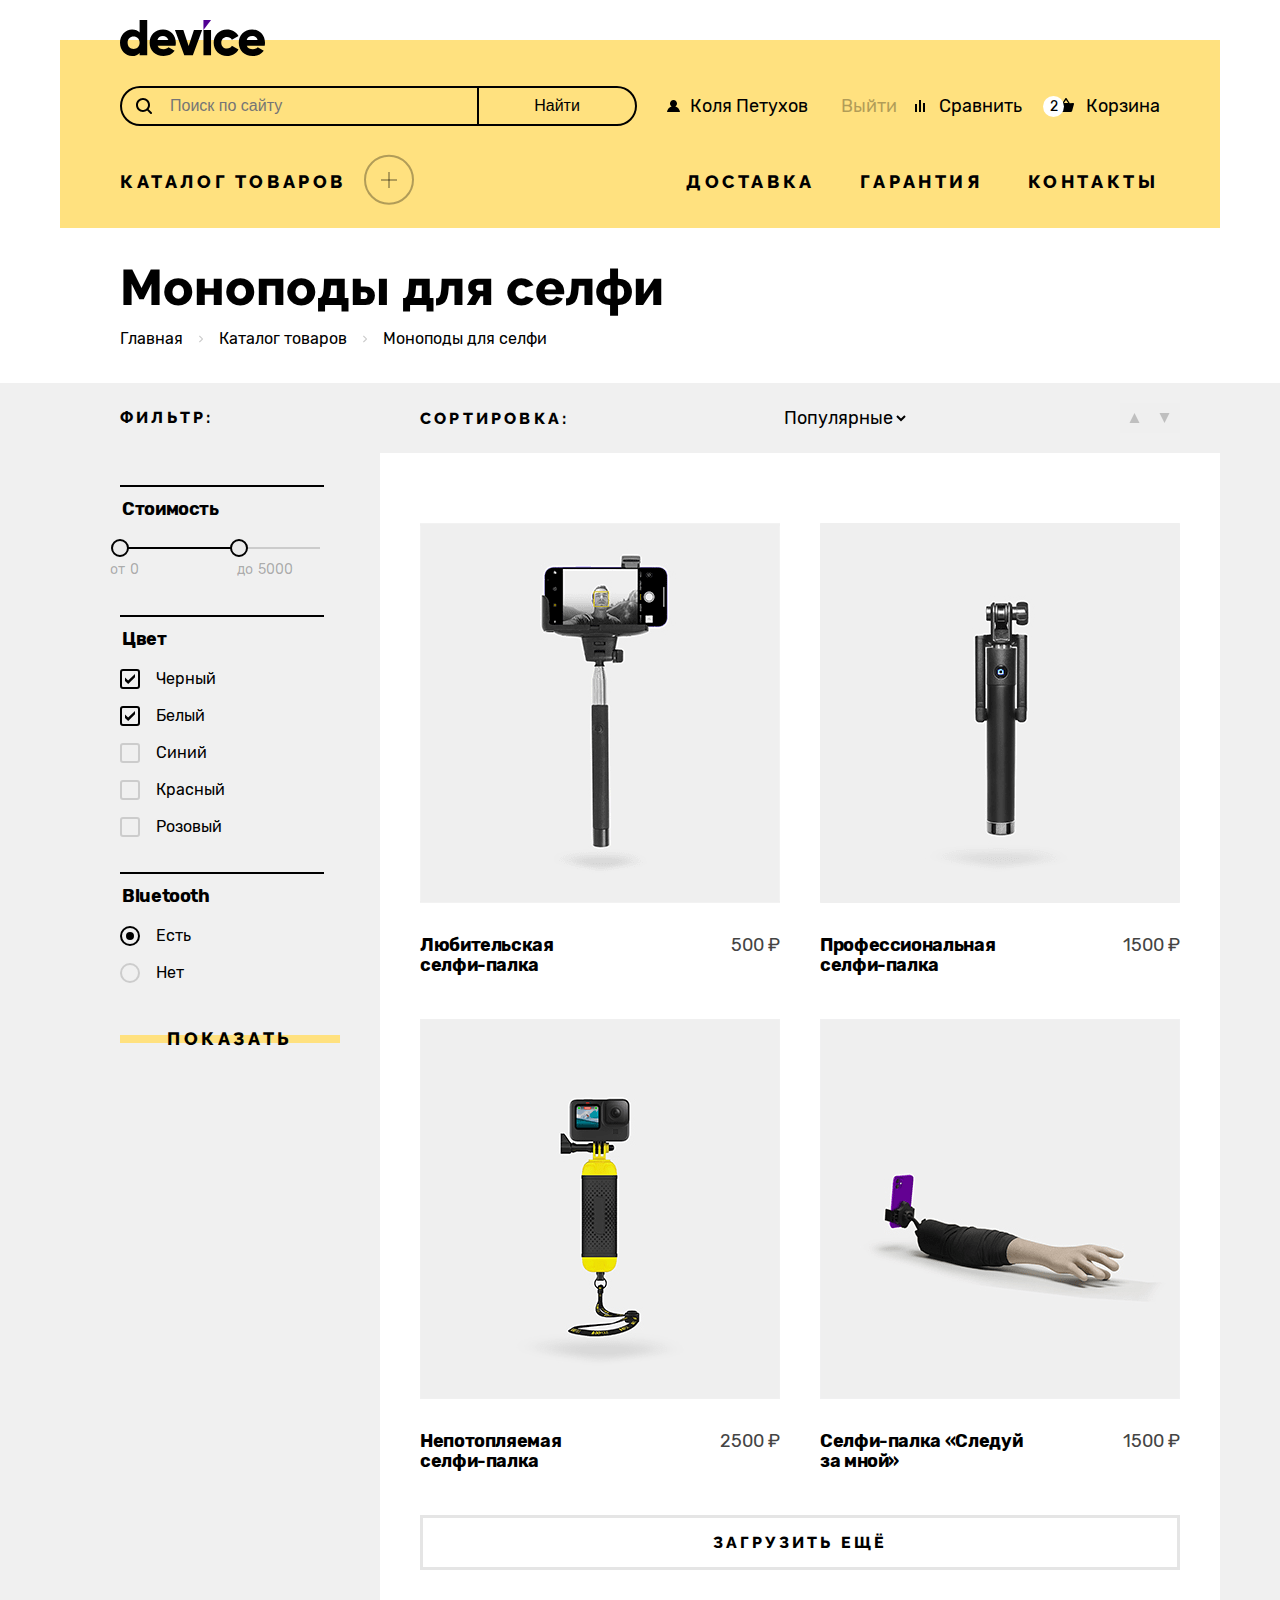
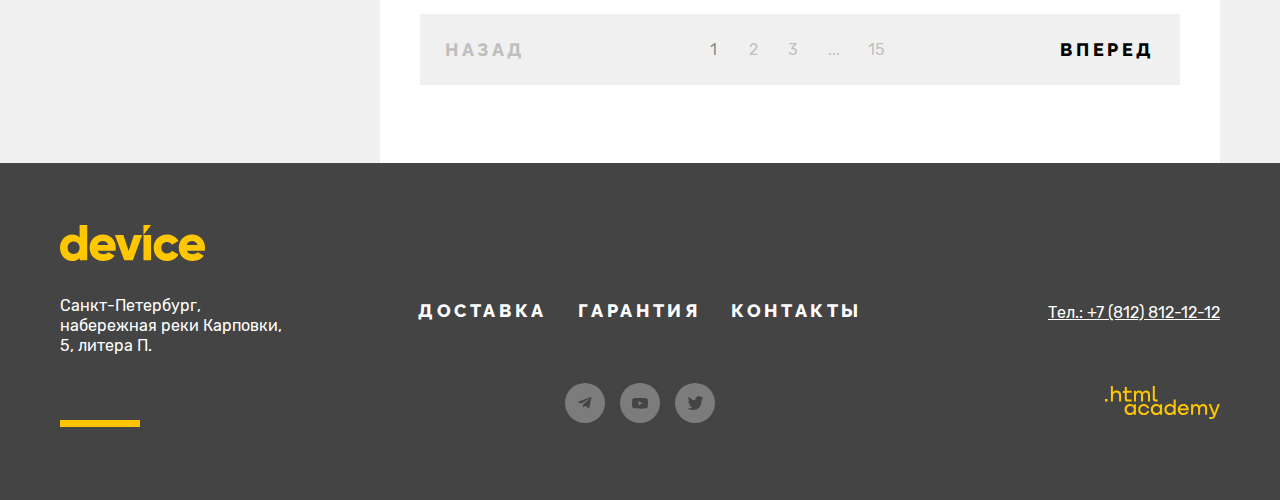
<file: catalog.html>
<!DOCTYPE html>
<html lang="ru">
  <head>
    <meta charset="utf-8" />
    <title>Моноподы для селфи</title>
    <link rel="stylesheet" href="styles/styles.css" />
    <link rel="icon" href="favicon.ico" />
  </head>
  <body>
    <header class="page-header">
      <div class="page-header-container catalog-header-background">
        <a class="logo" href="#">
          <img
            class="page-header-logo"
            src="images/logo-black.svg"
            width="145"
            height="36"
            alt="Логотип магазина Девайс."
          />
        </a>
        <div class="navigation-top">
          <form
            class="search"
            action="https://echo.htmlacademy.ru/"
            method="post"
          >
            <div class="search-field-wrapper">
              <label class="visually-hidden" for="header-search">Поиск</label>
              <input
                class="search-field"
                type="search"
                name="header-search"
                id="header-search"
                placeholder="Поиск по сайту"
                required
              />
            </div>
            <button class="search-button" type="submit">Найти</button>
          </form>
          <nav class="navigation-user">
            <ul class="navigation-user-list">
              <li class="navigation-user-item">
                <a class="navigation-user-link icon-login" href="#"
                  >Коля Петухов
                </a>
              </li>
              <li class="navigation-user-item">
                <a
                  class="navigation-user-link navigation-user-logged-in"
                  href="#"
                  >Выйти</a
                >
              </li>
              <li class="navigation-user-item">
                <a class="navigation-user-link icon-compare" href="#">
                  Сравнить
                </a>
              </li>
              <li class="navigation-user-item">
                <a class="navigation-user-link icon-basket" href="#">
                  <span class="cart-summary">2</span>
                  Корзина
                </a>
                <div class="popover-content">
                  <ul class="cart-items-list">
                    <li class="cart-item">
                      <a class="cart-link" href="#">
                        <img
                          class="cart-item-image"
                          src="images/monopods/for-beginners.png"
                          width="39"
                          height="43"
                          alt="селфи-палка с установленным телефоном."
                        />
                        <p class="cart-item-title">
                          Любительская <br />селфи-палка
                        </p>
                      </a>
                      <button class="popover-close-button" type="button">
                        <span class="visually-hidden">Закрыть</span>
                      </button>
                    </li>
                    <li class="cart-item">
                      <a class="cart-link" href="#">
                        <img
                          class="cart-item-image"
                          src="images/monopods/professional.png"
                          width="39"
                          height="43"
                          alt="селфи-палка с креплением для профессиональной техники."
                        />
                        <p class="cart-item-title">
                          Профессиональная селфи-палка
                        </p>
                      </a>
                      <button class="popover-close-button" type="button">
                        <span class="visually-hidden">Закрыть</span>
                      </button>
                    </li>
                  </ul>
                  <span class="cart-number">Товаров: 2</span>
                  <span class="cart-sum">Сумма: 2000 ₽</span>
                  <a class="button" href="#">Открыть корзину</a>
                </div>
              </li>
            </ul>
          </nav>
        </div>
        <nav class="navigation">
          <div class="plus-wrapper">
            <a class="navigation-link plus-button" href="#">
              Каталог товаров

              <svg
                class="plus-icon"
                aria-hidden="true"
                focusable="false"
                width="50"
                height="51"
                viewBox="0 0 50 51"
                fill="none"
                xmlns="http://www.w3.org/2000/svg"
              >
                <circle
                  cx="25"
                  cy="25.787"
                  r="24"
                  stroke="black"
                  stroke-width="2"
                />
              </svg>
            </a>
            <div class="catalog-navigation-container">
              <ul class="catalog-navigation-list">
                <li class="catalog-navigation-item">
                  <a class="catalog-navigation-link" href="#"
                    >Виртуальная реальность</a
                  >
                </li>
                <li class="catalog-navigation-item">
                  <a class="catalog-navigation-link" href="catalog.html"
                    >Моноподы для селфи</a
                  >
                </li>
                <li class="catalog-navigation-item">
                  <a class="catalog-navigation-link" href="#">Экшн-камеры</a>
                </li>
              </ul>
              <ul class="catalog-navigation-list">
                <li class="catalog-navigation-item">
                  <a class="catalog-navigation-link" href="#"
                    >Фитнес-браслеты</a
                  >
                </li>
                <li class="catalog-navigation-item">
                  <a class="catalog-navigation-link" href="#">Умные часы</a>
                </li>
              </ul>
              <ul class="catalog-navigation-list">
                <li class="catalog-navigation-item">
                  <a class="catalog-navigation-link" href="#">Квадрокоптеры</a>
                </li>
              </ul>
            </div>
          </div>

          <ul class="navigation-list">
            <li class="navigation-item">
              <a class="navigation-link" href="delivery.html">Доставка</a>
            </li>
            <li class="navigation-item">
              <a class="navigation-link" href="warranty.html">Гарантия</a>
            </li>
            <li class="navigation-item">
              <a class="navigation-link" href="contacts.html">Контакты</a>
            </li>
          </ul>
        </nav>
      </div>
    </header>

    <main class="main-inner main-container">
      <header class="inner-header">
        <div class="center-container">
          <h1 class="inner-header-title">Моноподы для селфи</h1>
          <ul class="breadcrumbs">
            <li class="breadcrumbs-item">
              <a class="breadcrumbs-link" href="index.html">Главная</a>
            </li>
            <li class="breadcrumbs-item">
              <a class="breadcrumbs-link" href="#">Каталог товаров</a>
            </li>
            <li class="breadcrumbs-item">
              <a class="breadcrumbs-link" href="#">Моноподы для селфи</a>
            </li>
          </ul>
        </div>
      </header>

      <section class="catalog-products">
        <div class="inner-center-container">
          <div class="filter-wrapper">
            <h2 class="filters">Фильтр:</h2>
            <form
              class="catalog-filter"
              action="https://echo.htmlacademy.ru/"
              method="get"
            >
              <fieldset class="catalog-filter-group">
                <legend class="catalog-filter-title">Стоимость</legend>
                <div class="range">
                  <div class="range-scale">
                    <div class="range-bar" style="width: 119px">
                      <button class="range-toggle toggle-min" type="button">
                        <span class="visually-hidden"
                          >Изменить минимальную цену.</span
                        >
                      </button>
                      <button class="range-toggle toggle-max" type="button">
                        <span class="visually-hidden"
                          >Изменить максимальную цену.</span
                        >
                      </button>
                    </div>
                  </div>

                  <div class="range-wrapper-inputs">
                    <label class="catalog-filter-label min-price">
                      от
                      <input
                        class="range-input"
                        type="number"
                        value="0"
                        name="min-price"
                      />
                    </label>
                    <label class="catalog-filter-label max-price">
                      до
                      <input
                        class="range-input"
                        type="number"
                        value="5000"
                        name="max-price"
                        style="width: 71px"
                      />
                    </label>
                  </div>
                </div>
              </fieldset>
              <fieldset class="catalog-filter-group">
                <legend class="catalog-filter-title">Цвет</legend>
                <ul class="catalog-filter-list">
                  <li class="catalog-filter-item">
                    <label class="control">
                      <input
                        class="visually-hidden control-input"
                        type="checkbox"
                        name="black"
                        checked
                      />

                      <span class="control-mark control-mark-checked"></span>
                      <span class="control-label"> Черный</span>
                    </label>
                  </li>
                  <li class="catalog-filter-item">
                    <label class="control">
                      <input
                        class="visually-hidden control-input"
                        type="checkbox"
                        name="white"
                        checked
                      />

                      <span class="control-mark control-mark-checked"></span>
                      <span class="control-label"> Белый</span>
                    </label>
                  </li>
                  <li class="catalog-filter-item">
                    <label class="control">
                      <input
                        class="visually-hidden control-input"
                        type="checkbox"
                        name="blue"
                      />

                      <span class="control-mark"></span>
                      <span class="control-label"> Синий</span>
                    </label>
                  </li>
                  <li class="catalog-filter-item">
                    <label class="control">
                      <input
                        class="visually-hidden control-input"
                        type="checkbox"
                        name="red"
                      />

                      <span class="control-mark"></span>
                      <span class="control-label"> Красный</span>
                    </label>
                  </li>
                  <li class="catalog-filter-item">
                    <label class="control">
                      <input
                        class="visually-hidden control-input"
                        type="checkbox"
                        name="pink"
                      />

                      <span class="control-mark"></span>
                      <span class="control-label"> Розовый</span>
                    </label>
                  </li>
                </ul>
              </fieldset>

              <fieldset class="catalog-filter-group">
                <legend class="catalog-filter-title">Bluetooth</legend>
                <ul class="catalog-filter-list">
                  <li class="catalog-filter-item">
                    <label class="control">
                      <input
                        class="visually-hidden control-input"
                        type="radio"
                        name="Bluetooth"
                        value="yes"
                        checked
                      />
                      <span class="control-mark control-mark-checked"></span>
                      <span class="control-label"> Есть</span>
                    </label>
                  </li>
                  <li class="catalog-filter-item">
                    <label class="control">
                      <input
                        class="visually-hidden control-input"
                        type="radio"
                        name="Bluetooth"
                        value="no"
                      />
                      <span class="control-mark"></span>
                      <span class="control-label"> Нет</span>
                    </label>
                  </li>
                </ul>
              </fieldset>
              <button class="button" type="submit">Показать</button>
            </form>
          </div>
          <div class="catalog-right-column">
            <div class="select-wrapper">
              <h2 class="filters">Сортировка:</h2>
              <select class="select-control" aria-label="Сортировка">
                <option value="popular">Популярные</option>
                <option value="price">Cтоимость</option>
              </select>
              <div class="select-buttons">
                <button class="sort-button sort-button-up" type="button">
                  <span class="visually-hidden"
                    >Сортировка от меньшего к большему</span
                  >
                </button>
                <button class="sort-button sort-button-down" type="button">
                  <span class="visually-hidden"
                    >Сортировка от большего к меньшему</span
                  >
                </button>
              </div>
            </div>
            <div class="product-catalog">
              <ul class="product-list">
                <!--Класс new-sticker можно добавить любой карточке товара для выделения новинок-->

                <li class="product-card">
                  <a class="product-card-link" href="#">
                    <div class="product-card-wrapper">
                      <img
                        class="product-card-image"
                        src="images/monopods/for-beginners.png"
                        width="360"
                        height="380"
                        alt="селфи-палка с установленным телефоном."
                      />
                      <span class="hidden-button">Подробнее</span>
                      <span class="new">New</span>
                    </div>
                    <div class="product-card-info">
                      <h3 class="product-card-title">
                        Любительская<br />
                        селфи-палка
                      </h3>
                      <b class="product-card-price">500 ₽</b>
                    </div>
                  </a>
                </li>
                <li class="product-card">
                  <a class="product-card-link" href="#">
                    <div class="product-card-wrapper">
                      <img
                        class="product-card-image"
                        src="images/monopods/professional.png"
                        width="360"
                        height="380"
                        alt="селфи-палка с креплением для профессиональной техники."
                      />
                      <span class="hidden-button">Подробнее</span>
                      <span class="new">New</span>
                    </div>
                    <div class="product-card-info">
                      <h3 class="product-card-title">
                        Профессиональная селфи-палка
                      </h3>
                      <b class="product-card-price">1500 ₽</b>
                    </div>
                  </a>
                </li>
                <li class="product-card">
                  <a class="product-card-link" href="#">
                    <div class="product-card-wrapper">
                      <img
                        class="product-card-image"
                        src="images/monopods/unsinkable.png"
                        width="360"
                        height="380"
                        alt="селфи-палка из непотопляемого материала желтого цвета с установленной экшн-камерой."
                      />
                      <span class="hidden-button">Подробнее</span>
                      <span class="new">New</span>
                    </div>

                    <div class="product-card-info">
                      <h3 class="product-card-title">
                        Непотопляемая <br />селфи-палка
                      </h3>
                      <b class="product-card-price">2500 ₽</b>
                    </div>
                  </a>
                </li>
                <li class="product-card">
                  <a class="product-card-link" href="#">
                    <div class="product-card-wrapper">
                      <img
                        class="product-card-image"
                        src="images/monopods/follow-me.png"
                        width="360"
                        height="380"
                        alt="селфи-палка в виде руки человека."
                      />
                      <span class="hidden-button">Подробнее</span>
                      <span class="new">New</span>
                    </div>
                    <div class="product-card-info">
                      <h3 class="product-card-title">
                        Селфи-палка «Следуй <br />за мной»
                      </h3>
                      <b class="product-card-price">1500 ₽</b>
                    </div>
                  </a>
                </li>
              </ul>

              <button class="pagination-show-more" type="button">
                Загрузить ещё
              </button>
              <div class="pagination-wrapper">
                <a class="button disable-button">Назад</a>
                <ul class="pagination">
                  <li class="pagination-item">
                    <a class="pagination-link pagination-current" href="#">1</a>
                  </li>
                  <li class="pagination-item">
                    <a class="pagination-link" href="#">2</a>
                  </li>
                  <li class="pagination-item">
                    <a class="pagination-link" href="#">3</a>
                  </li>
                  <li class="pagination-item">
                    <a class="pagination-link" href="#">...</a>
                  </li>
                  <li class="pagination-item">
                    <a class="pagination-link" href="#">15</a>
                  </li>
                </ul>
                <a class="button">Вперед</a>
              </div>
            </div>
          </div>
        </div>
      </section>
    </main>

    <footer class="page-footer">
      <div class="page-footer-container">
        <section class="footer-contacts">
          <h2 class="visually-hidden">Контакты</h2>
          <a class="logo-footer" href="">
            <img
              class="footer-contacts-logo"
              src="images/logo-yellow.svg"
              width="145"
              height="36"
              alt="Логотип магазина Девайс."
            />
          </a>
          <address class="footer-contacts-address">
            Санкт-Петербург, набережная реки Карповки, 5, литера П.
          </address>
        </section>
        <div class="footer-wrapper">
          <nav class="navigation-footer">
            <ul class="navigation-footer-list">
              <li class="navigation-footer-item">
                <a class="navigation-footer-link" href="#">Доставка</a>
              </li>
              <li class="navigation-footer-item">
                <a class="navigation-footer-link" href="#">Гарантия</a>
              </li>
              <li class="navigation-footer-item">
                <a class="navigation-footer-link" href="#">Контакты</a>
              </li>
            </ul>
          </nav>

          <section class="footer-social">
            <h2 class="page-footer-title visually-hidden">
              Ссылки на социальные сети
            </h2>
            <ul class="footer-social-list">
              <li class="footer-social-item">
                <a
                  class="footer-social-link footer-social-tg"
                  href="https://t.me/htmlacademy"
                >
                  <span class="visually-hidden">Телеграм</span>
                </a>
              </li>
              <li class="footer-social-item">
                <a
                  class="footer-social-link footer-social-yt"
                  href="https://www.youtube.com/user/htmlacademy.ru"
                >
                  <span class="visually-hidden">Ютуб</span>
                </a>
              </li>
              <li class="footer-social-item">
                <a
                  class="footer-social-link footer-social-twitter"
                  href="https://twitter.com/htmlacademy_ru"
                >
                  <span class="visually-hidden">Твиттер</span>
                </a>
              </li>
            </ul>
          </section>
        </div>
        <section class="footer-phone">
          <h2 class="visually-hidden">Контакты</h2>
          <a class="footer-contacts-address-phone" href="tel:+78128121212"
            >Тел.: +7 (812) 812-12-12</a
          >
          <a class="htmlacademy-link" href="https://htmlacademy.ru/">
            <svg
              width="115"
              height="33"
              fill="none"
              xmlns="http://www.w3.org/2000/svg"
            >
              <path
                d="M0 12.9v2.6h2.5v-2.6H0ZM11.6 4.5c-1.6 0-2.8.7-3.6 1.7h-.1V0h-2v15.5h2v-5.3c0-2.1 1.3-3.6 3.3-3.6 1.8 0 2.9 1.4 2.9 3.2v5.7h2V9.4c.1-3-1.8-4.9-4.5-4.9ZM26.6 4.8h-4.8V1.1h-2v3.8h-1.9v2h1.9v6c0 1.7 1 2.7 2.7 2.7h4.1v-2h-3.7c-.7 0-1.1-.4-1.1-1.1V6.8h4.8v-2ZM41.1 4.6c-1.6 0-2.9.8-3.5 2.1h-.1c-.6-1.2-1.8-2.1-3.4-2.1-1.4 0-2.5.8-3.1 1.8h-.1V4.8H29v10.6h2V10c0-2 1-3.5 2.6-3.5 1.5 0 2.4 1 2.4 2.6v6.3h2V9.8c0-2.4 1.4-3.3 2.6-3.3 1.5 0 2.4 1 2.4 2.6v6.3h2V8.9c.1-2.5-1.4-4.3-3.9-4.3ZM47.8 12.7c0 1.7 1 2.7 2.8 2.7h2v-2h-1.7c-.7 0-1.1-.4-1.1-1.1V0h-2v12.7ZM28.9 19.7c-.9-1.1-2.2-1.8-3.9-1.8-3.1 0-5.4 2.3-5.4 5.6s2.3 5.6 5.4 5.6c1.8 0 3-.8 3.8-1.9h.1v1.6h2V18.2h-2v1.5Zm-3.6 7.4c-2.2 0-3.6-1.6-3.6-3.6s1.4-3.6 3.6-3.6 3.6 1.6 3.6 3.6c0 1.9-1.4 3.6-3.6 3.6ZM44.2 22c-.5-2.4-2.6-4.1-5.4-4.1a5.4 5.4 0 0 0-5.6 5.6c0 3.1 2.2 5.6 5.6 5.6 2.8 0 4.9-1.8 5.4-4.2h-2.1a3.4 3.4 0 0 1-3.3 2.3c-2.2 0-3.6-1.6-3.6-3.6s1.4-3.6 3.6-3.6c1.6 0 2.8 1 3.3 2.2h2.1V22ZM55.1 19.7c-.9-1.1-2.2-1.8-3.9-1.8-3.1 0-5.4 2.3-5.4 5.6s2.3 5.6 5.4 5.6c1.8 0 3-.8 3.8-1.9h.1v1.6h2V18.2h-2v1.5Zm-3.6 7.4c-2.2 0-3.6-1.6-3.6-3.6s1.4-3.6 3.6-3.6 3.6 1.6 3.6 3.6c0 1.9-1.5 3.6-3.6 3.6ZM68.7 19.8c-.9-1.1-2.2-1.9-3.9-1.9-3.1 0-5.4 2.3-5.4 5.6s2.2 5.6 5.4 5.6c1.7 0 3-.8 3.8-1.8h.1v1.5h2V13.4h-2v6.4Zm-3.6 7.3c-2.2 0-3.6-1.6-3.6-3.6s1.4-3.6 3.6-3.6 3.6 1.6 3.6 3.6c-.1 2-1.5 3.6-3.6 3.6ZM78.3 17.9c-3.3 0-5.5 2.5-5.5 5.6 0 3 2.1 5.6 5.5 5.6 2.5 0 4.5-1.3 5.2-3.6h-2.1c-.5 1-1.6 1.6-3 1.6-1.9 0-3.3-1.3-3.4-2.9h8.8c.2-3.6-2-6.3-5.5-6.3Zm0 1.9c1.7 0 3 1 3.3 2.6h-6.5c.3-1.5 1.5-2.6 3.2-2.6ZM98.2 17.9c-1.6 0-2.9.8-3.6 2h-.1c-.6-1.2-1.8-2-3.4-2-1.4 0-2.5.7-3.1 1.8v-1.5h-1.9v10.6h2v-5.4c0-2 1-3.4 2.6-3.5 1.5 0 2.4 1 2.4 2.6v6.3h2v-5.6c0-2.4 1.4-3.3 2.6-3.3 1.5 0 2.4 1 2.4 2.6v6.3h2v-6.5c.1-2.6-1.4-4.4-3.9-4.4ZM109.4 27l-3.6-8.9h-2.2l4.8 11.6c-.3.9-.7 1.2-1.7 1.2h-2.5v2h2.5c1.8 0 2.8-.8 3.5-2.6l4.7-12.2h-2.1l-3.4 8.9Z"
                fill="#FFC700"
              />
            </svg>
          </a>
        </section>
      </div>
    </footer>
  </body>
</html>
</file>
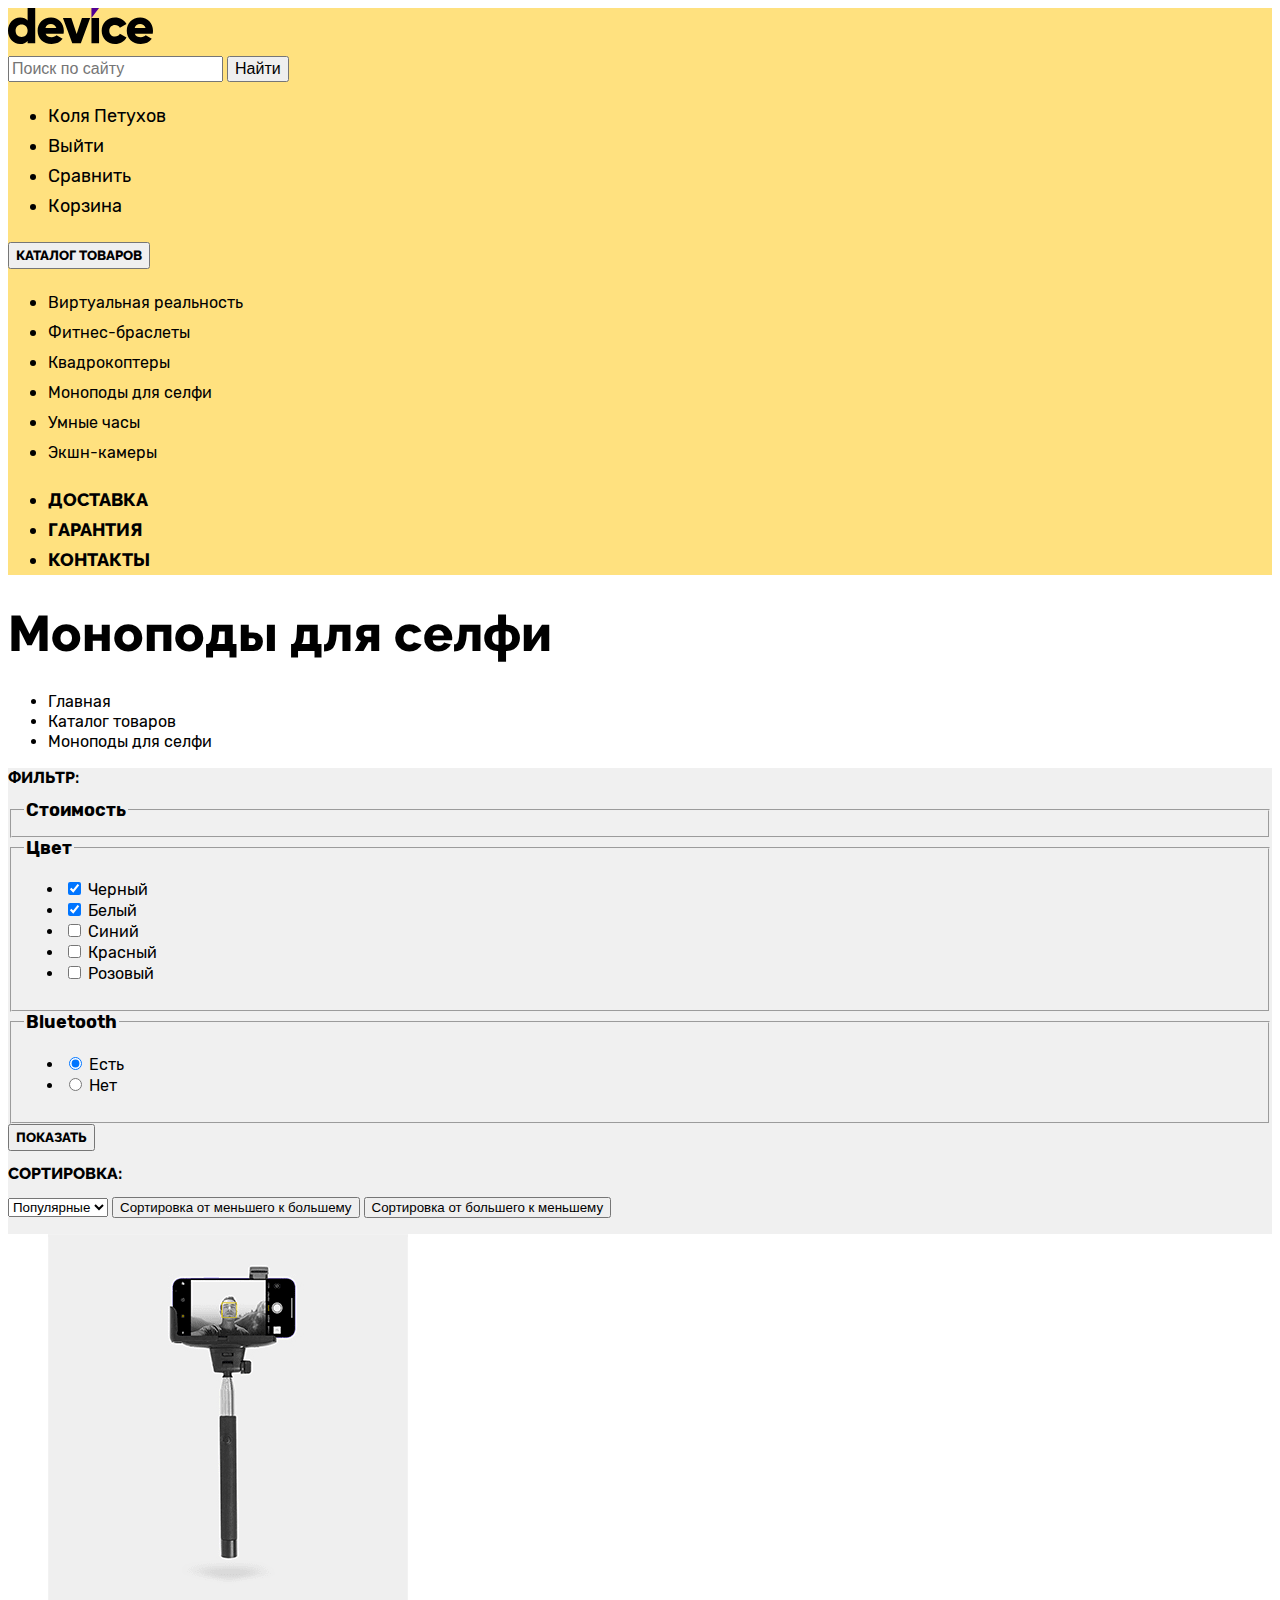
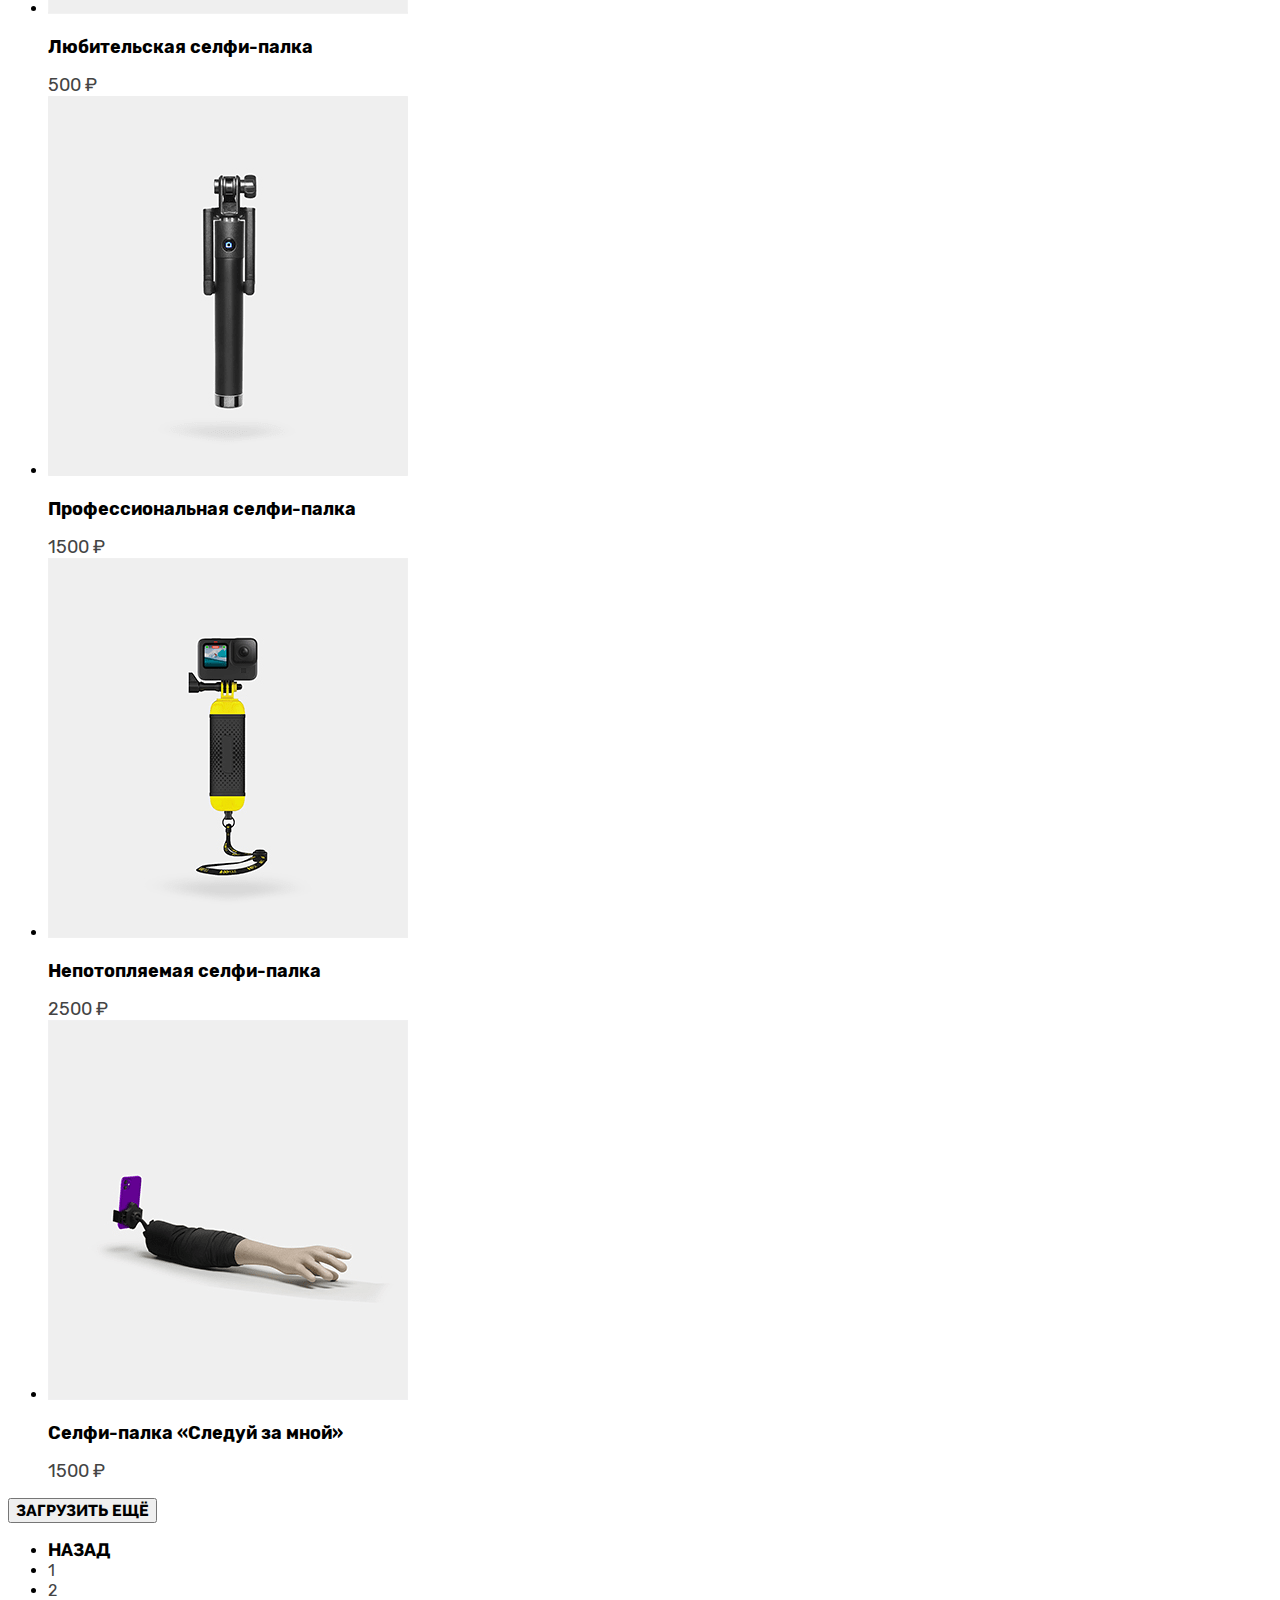
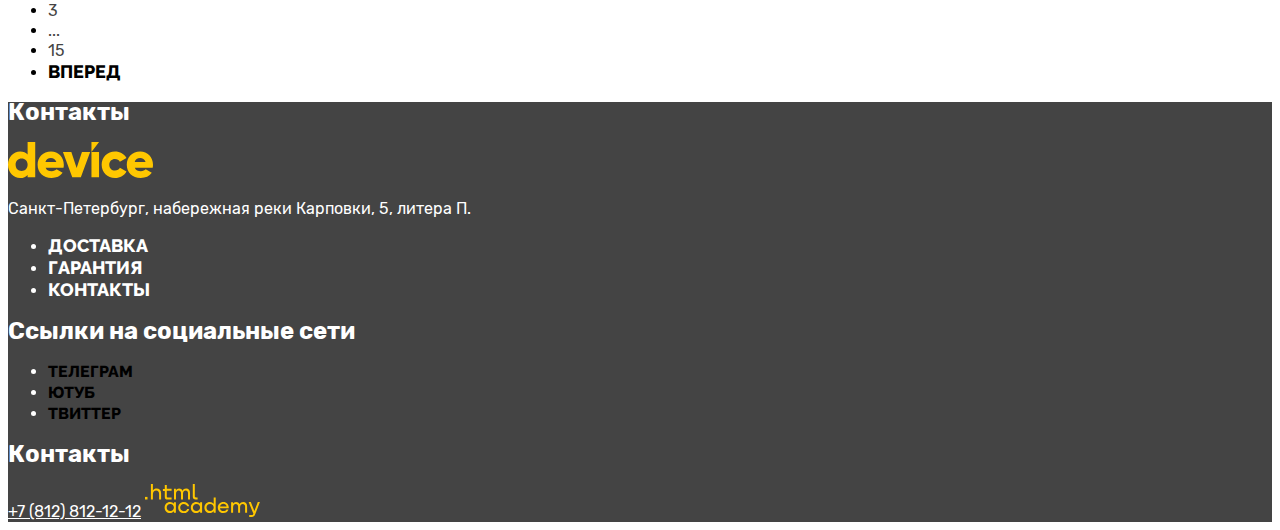
<file: 5/catalog.html>
<!DOCTYPE html>
<html lang="ru">
  <head>
    <meta charset="utf-8" />
    <title>Моноподы для селфи</title>
    <link rel="stylesheet" href="styles/styles.css" />
    <base href="https://htmlacademy-htmlcss.github.io/2226989-device-35/5/">
</head>
  <body>
    <header class="page-header">
      <a class="navigation-logo" href="index.html">
        <img
          class="page-header-logo"
          src="images/logo-black.svg"
          width="145"
          height="36"
          alt="Логотип магазина Девайс."
        />
      </a>
      <form class="search" action="https://echo.htmlacademy.ru/" method="post">
        <input type="search" name="search" placeholder="Поиск по сайту" />
        <button class="search-button" type="submit">Найти</button>
      </form>
      <nav class="navigation-user">
        <ul class="navigation-user-list">
          <li class="navigation-user-item">
            <a class="navigation-user-link" href="#">Коля Петухов</a>
          </li>
          <li class="navigation-user-item">
            <a class="navigation-user-link shadow" href="#">Выйти</a>
          </li>
          <li class="navigation-user-item">
            <a class="navigation-user-link" href="#">Сравнить</a>
          </li>
          <li class="navigation-user-item">
            <a class="navigation-user-link" href="#">Корзина</a>
          </li>
        </ul>
      </nav>
      <nav class="navigation">
        <div class="navigation-dropdown">
          <button class="plus-button" type="button">Каталог товаров</button>
          <div class="dropdown-menu">
            <ul class="catalog-navigation-list">
              <li class="catalog-navigation-item">
                <a class="catalog-navigation-link" href="#"
                  >Виртуальная реальность</a
                >
              </li>
              <li class="catalog-navigation-item">
                <a class="catalog-navigation-link" href="#">Фитнес-браслеты</a>
              </li>
              <li class="catalog-navigation-item">
                <a class="catalog-navigation-link" href="#">Квадрокоптеры</a>
              </li>
              <li class="catalog-navigation-item">
                <a class="catalog-navigation-link" href="catalog.html"
                  >Моноподы для селфи</a
                >
              </li>
              <li class="catalog-navigation-item">
                <a class="catalog-navigation-link" href="#">Умные часы</a>
              </li>
              <li class="catalog-navigation-item">
                <a class="catalog-navigation-link" href="#">Экшн-камеры</a>
              </li>
            </ul>
          </div>
        </div>

        <ul class="navigation-list">
          <li class="navigation-item">
            <a class="navigation-link" href="delivery.html">Доставка</a>
          </li>
          <li class="navigation-item">
            <a class="navigation-link" href="warranty.html">Гарантия</a>
          </li>
          <li class="navigation-item">
            <a class="navigation-link" href="contacts.html">Контакты</a>
          </li>
        </ul>
      </nav>
    </header>

    <main class="main-inner">
      <header class="inner-header">
        <h1 class="inner-header-title">Моноподы для селфи</h1>
        <ul class="breadcrumbs">
          <li class="breadcrumbs-item">
            <a class="breadcrumbs-link" href="index.html">Главная</a>
          </li>
          <li class="breadcrumbs-item">
            <a class="breadcrumbs-link" href="#">Каталог товаров</a>
          </li>
          <li class="breadcrumbs-item">
            <a class="breadcrumbs-link">Моноподы для селфи</a>
          </li>
        </ul>
      </header>

      <section class="catalog-products">
        <h2 class="filters">Фильтр:</h2>
        <form
          class="catalog-filter"
          action="https://echo.htmlacademy.ru/"
          method="get"
          oninput="priceoutput.value=price.value"
        >
          <fieldset class="catalog-filter-group">
            <legend class="catalog-filter-title">Стоимость</legend>
          </fieldset>
          <fieldset class="catalog-filter-group">
            <legend class="catalog-filter-title">Цвет</legend>
            <ul class="catalog-filter-list">
              <li class="catalog-filter-item">
                <label class="control">
                  <input
                    class="control-input"
                    type="checkbox"
                    name="black"
                    checked
                  />
                  Черный
                </label>
              </li>
              <li class="catalog-filter-item">
                <label class="control">
                  <input
                    class="control-input"
                    type="checkbox"
                    name="white"
                    checked
                  />
                  Белый
                </label>
              </li>
              <li class="catalog-filter-item">
                <label class="control">
                  <input class="control-input" type="checkbox" name="blue" />
                  Синий
                </label>
              </li>
              <li class="catalog-filter-item">
                <label class="control">
                  <input class="control-input" type="checkbox" name="red" />
                  Красный
                </label>
              </li>
              <li class="catalog-filter-item">
                <label class="control">
                  <input class="control-input" type="checkbox" name="pink" />
                  Розовый
                </label>
              </li>
            </ul>
          </fieldset>

          <fieldset class="catalog-filter-group">
            <legend class="catalog-filter-title">Bluetooth</legend>
            <ul class="catalog-filter-list">
              <li class="catalog-filter-item">
                <label class="control">
                  <input
                    class="control-input"
                    type="radio"
                    name="Bluetooth"
                    value="yes"
                    checked
                  />
                  Есть
                </label>
              </li>
              <li class="catalog-filter-item">
                <label class="control">
                  <input
                    class="control-input"
                    type="radio"
                    name="Bluetooth"
                    value="no"
                  />
                  Нет
                </label>
              </li>
            </ul>
          </fieldset>
          <button class="button" type="submit">Показать</button>
        </form>

        <h2 class="filters">Сортировка:</h2>
        <select class="select-control" aria-label="Сортировка">
          <option value="popular">Популярные</option>
          <option value="price">Цена</option>
          <option value="rating">Рейтинг</option>
        </select>

        <button class="down-button" type="button">
          <span class="visually-hidden">Сортировка от меньшего к большему</span>
        </button>
        <button class="up-button visually-hidden" type="button">
          <span class="visually-hidden">Сортировка от большего к меньшему</span>
        </button>
        <div class="product-catalog">
          <ul class="product-list">
            <li class="product-card">
              <a class="product-card-link" href="#">
                <img
                  class="product-card-image"
                  src="images/monopods/for-beginners.png"
                  width="360"
                  height="380"
                  alt="селфи-палка с установленным телефоном"
                />
                <div class="product-card-info">
                  <h3 class="product-card-title">Любительская селфи-палка</h3>
                  <b class="product-card-price">500 ₽</b>
                </div>
              </a>
            </li>
            <li class="product-card">
              <a class="product-card-link" href="#">
                <img
                  class="product-card-image"
                  src="images/monopods/professional.png"
                  width="360"
                  height="380"
                  alt="селфи-палка с креплением для профессиональной техники"
                />
                <div class="product-card-info">
                  <h3 class="product-card-title">
                    Профессиональная селфи-палка
                  </h3>
                  <b class="product-card-price">1500 ₽</b>
                </div>
              </a>
            </li>
            <li class="product-card">
              <a class="product-card-link" href="#">
                <img
                  class="product-card-image"
                  src="images/monopods/unsinkable.png"
                  width="360"
                  height="380"
                  alt="селфи-палка из непотопляемого материала желтого цвета с установленной экшн-камерой"
                />
                <div class="product-card-info">
                  <h3 class="product-card-title">Непотопляемая селфи-палка</h3>
                  <b class="product-card-price">2500 ₽</b>
                </div>
              </a>
            </li>
            <li class="product-card">
              <a class="product-card-link" href="#">
                <img
                  class="product-card-image"
                  src="images/monopods/follow-me.png"
                  width="360"
                  height="380"
                  alt="селфи-палка в виде руки человека"
                />
                <div class="product-card-info">
                  <h3 class="product-card-title">
                    Селфи-палка «Следуй за мной»
                  </h3>
                  <b class="product-card-price">1500 ₽</b>
                </div>
              </a>
            </li>
          </ul>
          <button class="button pagination-show-more" type="button">
            Загрузить ещё
          </button>
          <ul class="pagination">
            <li class="pagination-item">
              <a class="pagination-link pagination-prev pagination-disabled">
                <span>Назад</span>
              </a>
            </li>
            <li class="pagination-item">
              <a class="pagination-link pagination-current">1</a>
            </li>
            <li class="pagination-item">
              <a class="pagination-link" href="#">2</a>
            </li>
            <li class="pagination-item">
              <a class="pagination-link" href="#">3</a>
            </li>
            <li class="pagination-item">
              <a class="pagination-link" href="#">...</a>
            </li>
            <li class="pagination-item">
              <a class="pagination-link" href="#">15</a>
            </li>
            <li class="pagination-item">
              <a class="pagination-link pagination-next" href="#">
                <span>Вперед</span>
              </a>
            </li>
          </ul>
        </div>
      </section>
    </main>

    <footer class="page-footer">
      <section class="footer-contacts">
        <h2 class="visually-hidden">Контакты</h2>
        <a class="navigation-logo" href="index.html">
          <img
            class="footer-contacts-logo"
            src="images/logo-yellow.svg"
            width="145"
            height="36"
            alt="Логотип магазина Девайс."
          />
        </a>
        <address class="footer-contacts-address">
          <p class="footer-adress-text">
            Санкт-Петербург, набережная реки Карповки, 5, литера П.
          </p>
        </address>
      </section>
      <nav class="navigation-footer">
        <ul class="navigation-footer-list">
          <li class="navigation-footer-item">
            <a class="navigation-footer-link" href="#">Доставка</a>
          </li>
          <li class="navigation-footer-item">
            <a class="navigation-footer-link" href="#">Гарантия</a>
          </li>
          <li class="navigation-footer-item">
            <a class="navigation-footer-link" href="#">Контакты</a>
          </li>
        </ul>
      </nav>

      <section class="footer-social">
        <h2 class="page-footer-title visually-hidden">
          Ссылки на социальные сети
        </h2>
        <ul class="footer-social-list">
          <li class="footer-social-item">
            <a class="button" href="https://t.me/htmlacademy">
              <span class="visually-hidden">Телеграм</span>
            </a>
          </li>
          <li class="footer-social-item">
            <a
              class="button"
              href="https://www.youtube.com/user/htmlacademy.ru"
            >
              <span class="visually-hidden">Ютуб</span>
            </a>
          </li>
          <li class="footer-social-item">
            <a class="button" href="https://twitter.com/htmlacademy.ru">
              <span class="visually-hidden">Твиттер</span>
            </a>
          </li>
        </ul>
      </section>
      <section class="footer-phone">
        <h2 class="visually-hidden">Контакты</h2>
        <a class="footer-contacts-address-phone" href="tel:+78128121212"
          >+7 (812) 812-12-12</a
        >
        <a class="htmlacademy-link" href="https://htmlacademy.ru/">
          <img
            class="htmlacademy-logo"
            alt="Логотип HTML академии."
            src="images/logo-htmlacademy.svg"
            width="115"
            height="33"
          />
        </a>
      </section>
    </footer>
  </body>
</html>
</file>
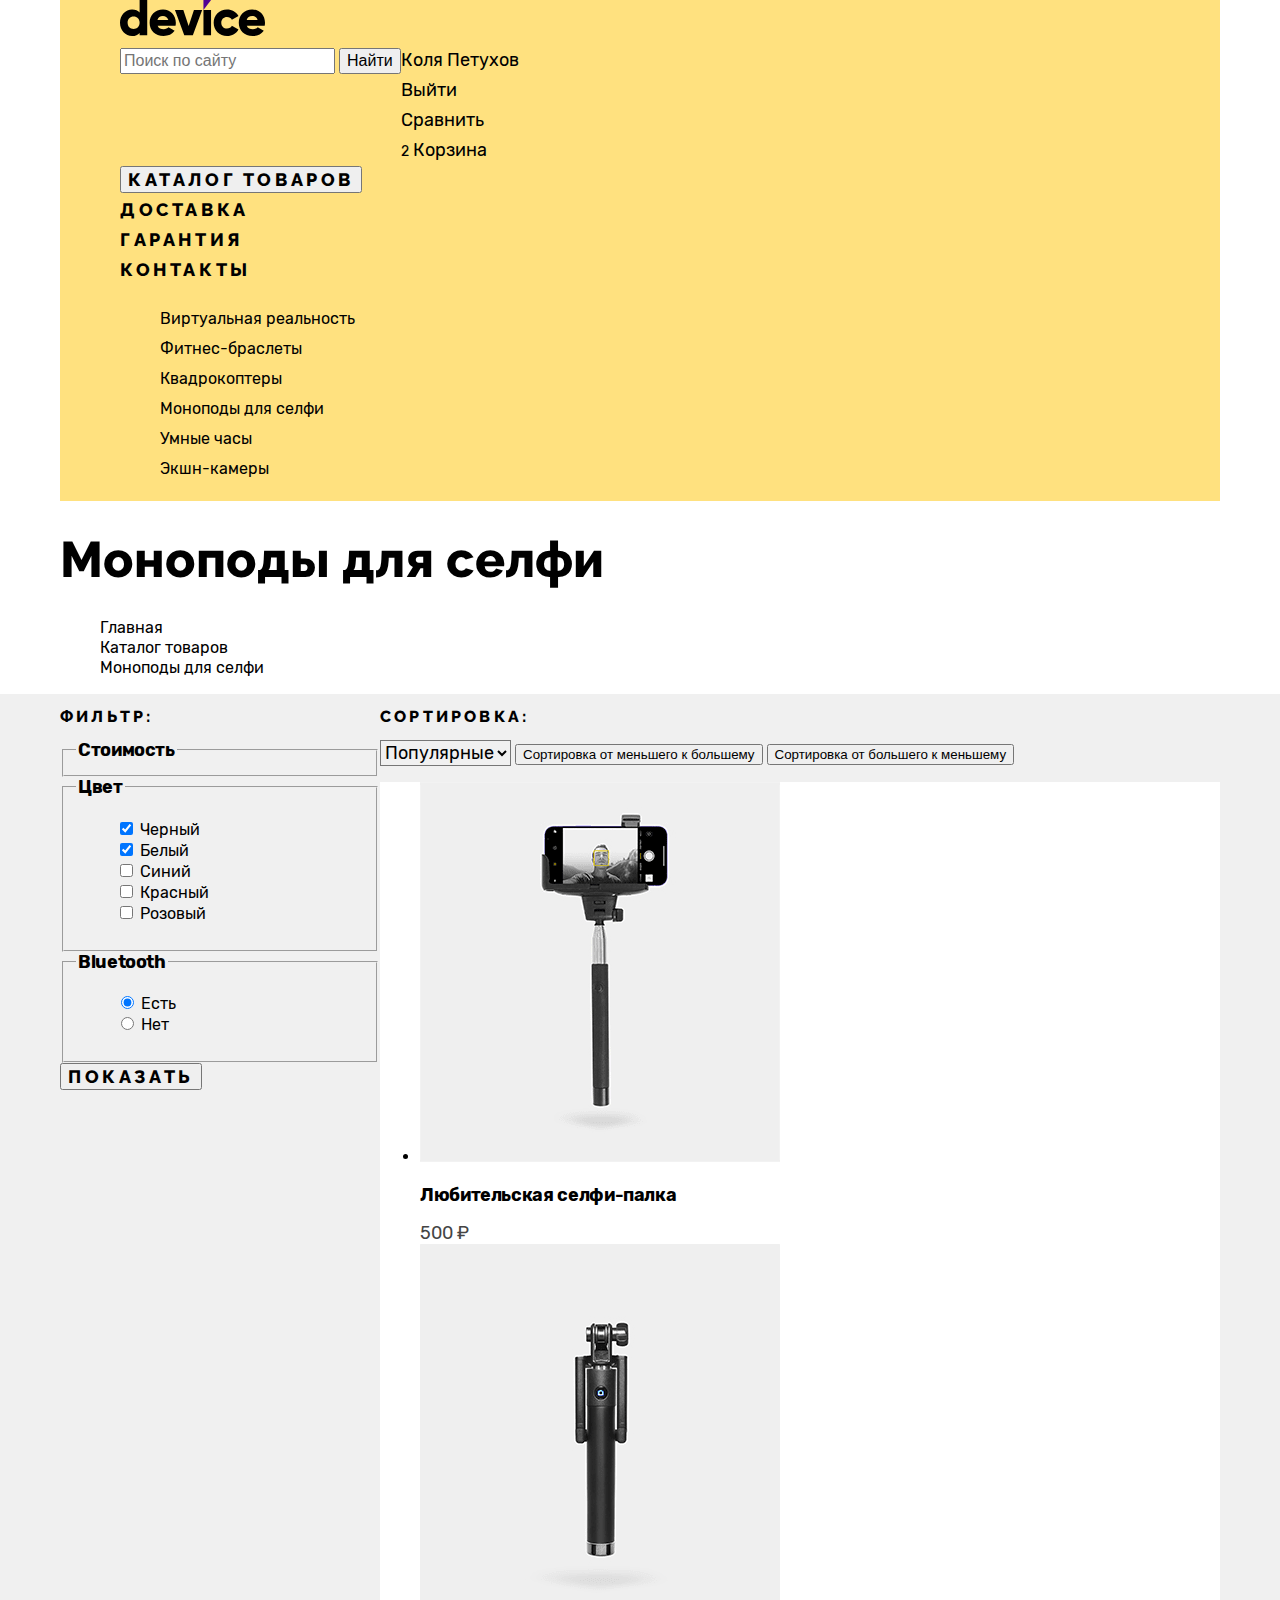
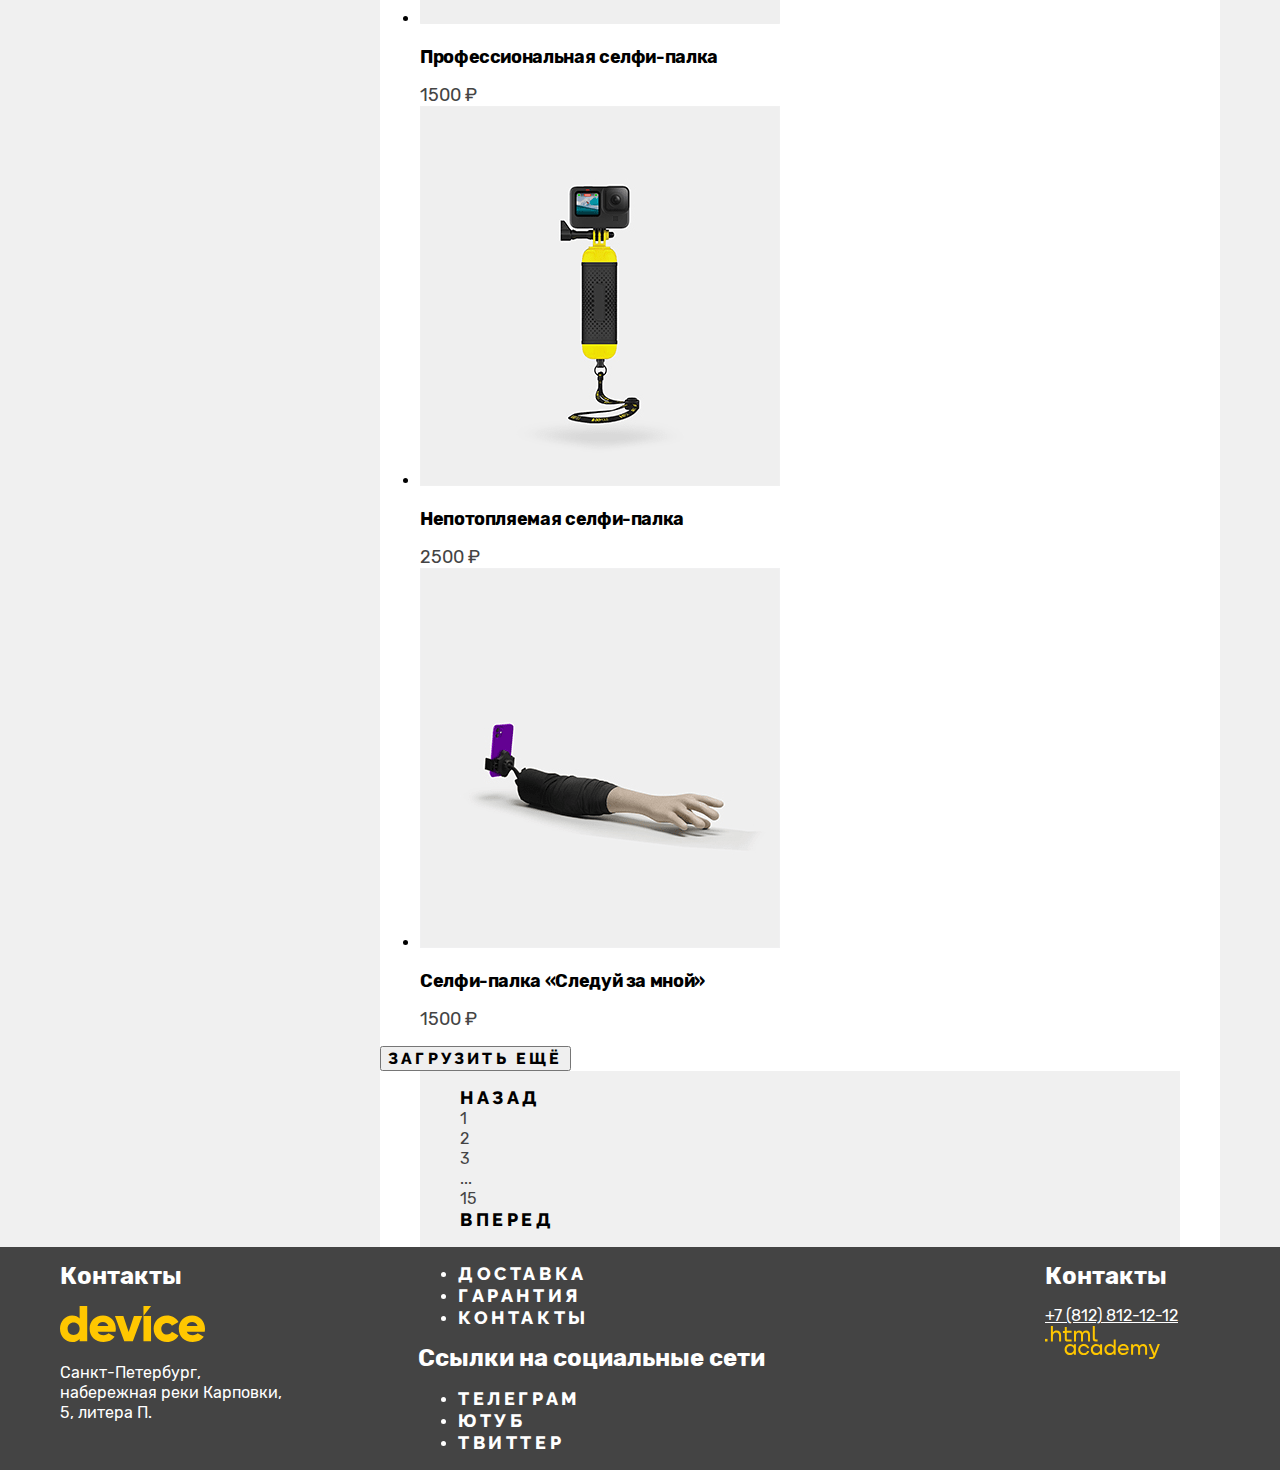
<file: 6/catalog.html>
<!DOCTYPE html>
<html lang="ru">
  <head>
    <meta charset="utf-8" />
    <title>Моноподы для селфи</title>
    <link rel="stylesheet" href="styles/styles.css" />
    <base href="https://htmlacademy-htmlcss.github.io/2226989-device-35/6/">
</head>
  <body>
    <header class="page-header">
      <div class="page-header-container">
        <div class="logo">
          <img
            class="page-header-logo"
            src="images/logo-black.svg"
            width="145"
            height="36"
            alt="Логотип магазина Девайс."
          />
        </div>

        <nav class="navigation-user">
          <form
            class="search"
            action="https://echo.htmlacademy.ru/"
            method="post"
          >
            <input type="search" name="search" placeholder="Поиск по сайту" />
            <button class="search-button" type="submit">Найти</button>
          </form>
          <ul class="navigation-user-list">
            <li class="navigation-user-item">
              <a class="navigation-user-link" href="#">Коля Петухов</a>
            </li>
            <li class="navigation-user-item">
              <a class="navigation-user-link shadow" href="#">Выйти</a>
            </li>
            <li class="navigation-user-item">
              <a class="navigation-user-link" href="#">Сравнить</a>
            </li>
            <li class="navigation-user-item">
              <span>2</span>
              <a class="navigation-user-link" href="#">Корзина</a>
            </li>
          </ul>
        </nav>
        <nav class="navigation">
          <div class="navigation-dropdown">
            <button class="plus-button" type="button">Каталог товаров</button>
            <ul class="navigation-list">
              <li class="navigation-item">
                <a class="navigation-link" href="delivery.html">Доставка</a>
              </li>
              <li class="navigation-item">
                <a class="navigation-link" href="warranty.html">Гарантия</a>
              </li>
              <li class="navigation-item">
                <a class="navigation-link" href="contacts.html">Контакты</a>
              </li>
            </ul>
            <div class="dropdown-menu">
              <ul class="catalog-navigation-list">
                <li class="catalog-navigation-item">
                  <a class="catalog-navigation-link" href="#"
                    >Виртуальная реальность</a
                  >
                </li>
                <li class="catalog-navigation-item">
                  <a class="catalog-navigation-link" href="#"
                    >Фитнес-браслеты</a
                  >
                </li>
                <li class="catalog-navigation-item">
                  <a class="catalog-navigation-link" href="#">Квадрокоптеры</a>
                </li>
                <li class="catalog-navigation-item">
                  <a class="catalog-navigation-link" href="catalog.html"
                    >Моноподы для селфи</a
                  >
                </li>
                <li class="catalog-navigation-item">
                  <a class="catalog-navigation-link" href="#">Умные часы</a>
                </li>
                <li class="catalog-navigation-item">
                  <a class="catalog-navigation-link" href="#">Экшн-камеры</a>
                </li>
              </ul>
            </div>
          </div>
        </nav>
      </div>
    </header>

    <main class="main-inner main-container">
      <header class="inner-header">
        <div class="center-container">
          <h1 class="inner-header-title">Моноподы для селфи</h1>
          <ul class="breadcrumbs">
            <li class="breadcrumbs-item">
              <a class="breadcrumbs-link" href="index.html">Главная</a>
            </li>
            <li class="breadcrumbs-item">
              <a class="breadcrumbs-link" href="#">Каталог товаров</a>
            </li>
            <li class="breadcrumbs-item">
              <a class="breadcrumbs-link">Моноподы для селфи</a>
            </li>
          </ul>
        </div>
      </header>

      <section class="catalog-products">
        <div class="inner-center-container">
          <div class="filter-wrapper">
            <h2 class="filters">Фильтр:</h2>
            <form
              class="catalog-filter"
              action="https://echo.htmlacademy.ru/"
              method="get"
              oninput="priceoutput.value=price.value"
            >
              <fieldset class="catalog-filter-group">
                <legend class="catalog-filter-title">Стоимость</legend>
              </fieldset>
              <fieldset class="catalog-filter-group">
                <legend class="catalog-filter-title">Цвет</legend>
                <ul class="catalog-filter-list">
                  <li class="catalog-filter-item">
                    <label class="control">
                      <input
                        class="control-input"
                        type="checkbox"
                        name="black"
                        checked
                      />
                      Черный
                    </label>
                  </li>
                  <li class="catalog-filter-item">
                    <label class="control">
                      <input
                        class="control-input"
                        type="checkbox"
                        name="white"
                        checked
                      />
                      Белый
                    </label>
                  </li>
                  <li class="catalog-filter-item">
                    <label class="control">
                      <input
                        class="control-input"
                        type="checkbox"
                        name="blue"
                      />
                      Синий
                    </label>
                  </li>
                  <li class="catalog-filter-item">
                    <label class="control">
                      <input class="control-input" type="checkbox" name="red" />
                      Красный
                    </label>
                  </li>
                  <li class="catalog-filter-item">
                    <label class="control">
                      <input
                        class="control-input"
                        type="checkbox"
                        name="pink"
                      />
                      Розовый
                    </label>
                  </li>
                </ul>
              </fieldset>

              <fieldset class="catalog-filter-group">
                <legend class="catalog-filter-title">Bluetooth</legend>
                <ul class="catalog-filter-list">
                  <li class="catalog-filter-item">
                    <label class="control">
                      <input
                        class="control-input"
                        type="radio"
                        name="Bluetooth"
                        value="yes"
                        checked
                      />
                      Есть
                    </label>
                  </li>
                  <li class="catalog-filter-item">
                    <label class="control">
                      <input
                        class="control-input"
                        type="radio"
                        name="Bluetooth"
                        value="no"
                      />
                      Нет
                    </label>
                  </li>
                </ul>
              </fieldset>
              <button class="button" type="submit">Показать</button>
            </form>
          </div>
          <div class="catalog-right-column">
            <h2 class="filters">Сортировка:</h2>
            <select class="select-control" aria-label="Сортировка">
              <option value="popular">Популярные</option>
              <option value="price">Цена</option>
              <option value="rating">Рейтинг</option>
            </select>

            <button class="down-button" type="button">
              <span class="visually-hidden"
                >Сортировка от меньшего к большему</span
              >
            </button>
            <button class="up-button visually-hidden" type="button">
              <span class="visually-hidden"
                >Сортировка от большего к меньшему</span
              >
            </button>
            <div class="product-catalog">
              <ul class="product-list">
                <li class="product-card">
                  <a class="product-card-link" href="#">
                    <img
                      class="product-card-image"
                      src="images/monopods/for-beginners.png"
                      width="360"
                      height="380"
                      alt="селфи-палка с установленным телефоном"
                    />
                    <div class="product-card-info">
                      <h3 class="product-card-title">
                        Любительская селфи-палка
                      </h3>
                      <b class="product-card-price">500 ₽</b>
                    </div>
                  </a>
                </li>
                <li class="product-card">
                  <a class="product-card-link" href="#">
                    <img
                      class="product-card-image"
                      src="images/monopods/professional.png"
                      width="360"
                      height="380"
                      alt="селфи-палка с креплением для профессиональной техники"
                    />
                    <div class="product-card-info">
                      <h3 class="product-card-title">
                        Профессиональная селфи-палка
                      </h3>
                      <b class="product-card-price">1500 ₽</b>
                    </div>
                  </a>
                </li>
                <li class="product-card">
                  <a class="product-card-link" href="#">
                    <img
                      class="product-card-image"
                      src="images/monopods/unsinkable.png"
                      width="360"
                      height="380"
                      alt="селфи-палка из непотопляемого материала желтого цвета с установленной экшн-камерой"
                    />
                    <div class="product-card-info">
                      <h3 class="product-card-title">
                        Непотопляемая селфи-палка
                      </h3>
                      <b class="product-card-price">2500 ₽</b>
                    </div>
                  </a>
                </li>
                <li class="product-card">
                  <a class="product-card-link" href="#">
                    <img
                      class="product-card-image"
                      src="images/monopods/follow-me.png"
                      width="360"
                      height="380"
                      alt="селфи-палка в виде руки человека"
                    />
                    <div class="product-card-info">
                      <h3 class="product-card-title">
                        Селфи-палка «Следуй за мной»
                      </h3>
                      <b class="product-card-price">1500 ₽</b>
                    </div>
                  </a>
                </li>
              </ul>
              <button class="button pagination-show-more" type="button">
                Загрузить ещё
              </button>
              <div class="pagination-wrapper">
                <ul class="pagination">
                  <li class="pagination-item">
                    <a
                      class="pagination-link pagination-prev pagination-disabled"
                    >
                      <span>Назад</span>
                    </a>
                  </li>
                  <li class="pagination-item">
                    <a class="pagination-link pagination-current">1</a>
                  </li>
                  <li class="pagination-item">
                    <a class="pagination-link" href="#">2</a>
                  </li>
                  <li class="pagination-item">
                    <a class="pagination-link" href="#">3</a>
                  </li>
                  <li class="pagination-item">
                    <a class="pagination-link" href="#">...</a>
                  </li>
                  <li class="pagination-item">
                    <a class="pagination-link" href="#">15</a>
                  </li>
                  <li class="pagination-item">
                    <a class="pagination-link pagination-next" href="#">
                      <span>Вперед</span>
                    </a>
                  </li>
                </ul>
              </div>
            </div>
          </div>
        </div>
      </section>
    </main>

    <footer class="page-footer">
      <div class="page-footer-container">
        <section class="footer-contacts">
          <h2 class="visually-hidden">Контакты</h2>
          <img
            class="footer-contacts-logo"
            src="images/logo-yellow.svg"
            width="145"
            height="36"
            alt="Логотип магазина Девайс."
          />
          <address class="footer-contacts-address">
            <p class="footer-adress-text">
              Санкт-Петербург, набережная реки Карповки, 5, литера П.
            </p>
          </address>
        </section>
        <div class="footer-wrapper">
          <nav class="navigation-footer">
            <ul class="navigation-footer-list">
              <li class="navigation-footer-item">
                <a class="navigation-footer-link" href="#">Доставка</a>
              </li>
              <li class="navigation-footer-item">
                <a class="navigation-footer-link" href="#">Гарантия</a>
              </li>
              <li class="navigation-footer-item">
                <a class="navigation-footer-link" href="#">Контакты</a>
              </li>
            </ul>
          </nav>

          <section class="footer-social">
            <h2 class="page-footer-title visually-hidden">
              Ссылки на социальные сети
            </h2>
            <ul class="footer-social-list">
              <li class="footer-social-item">
                <a class="button" href="https://t.me/htmlacademy">
                  <span class="visually-hidden">Телеграм</span>
                </a>
              </li>
              <li class="footer-social-item">
                <a
                  class="button"
                  href="https://www.youtube.com/user/htmlacademy.ru"
                >
                  <span class="visually-hidden">Ютуб</span>
                </a>
              </li>
              <li class="footer-social-item">
                <a class="button" href="https://twitter.com/htmlacademy.ru">
                  <span class="visually-hidden">Твиттер</span>
                </a>
              </li>
            </ul>
          </section>
        </div>
        <section class="footer-phone">
          <h2 class="visually-hidden">Контакты</h2>
          <a class="footer-contacts-address-phone" href="tel:+78128121212"
            >+7 (812) 812-12-12</a
          >
          <a class="htmlacademy-link" href="https://htmlacademy.ru/">
            <img
              class="htmlacademy-logo"
              alt="Логотип HTML академии."
              src="images/logo-htmlacademy.svg"
              width="115"
              height="33"
            />
          </a>
        </section>
      </div>
    </footer>
  </body>
</html>
</file>
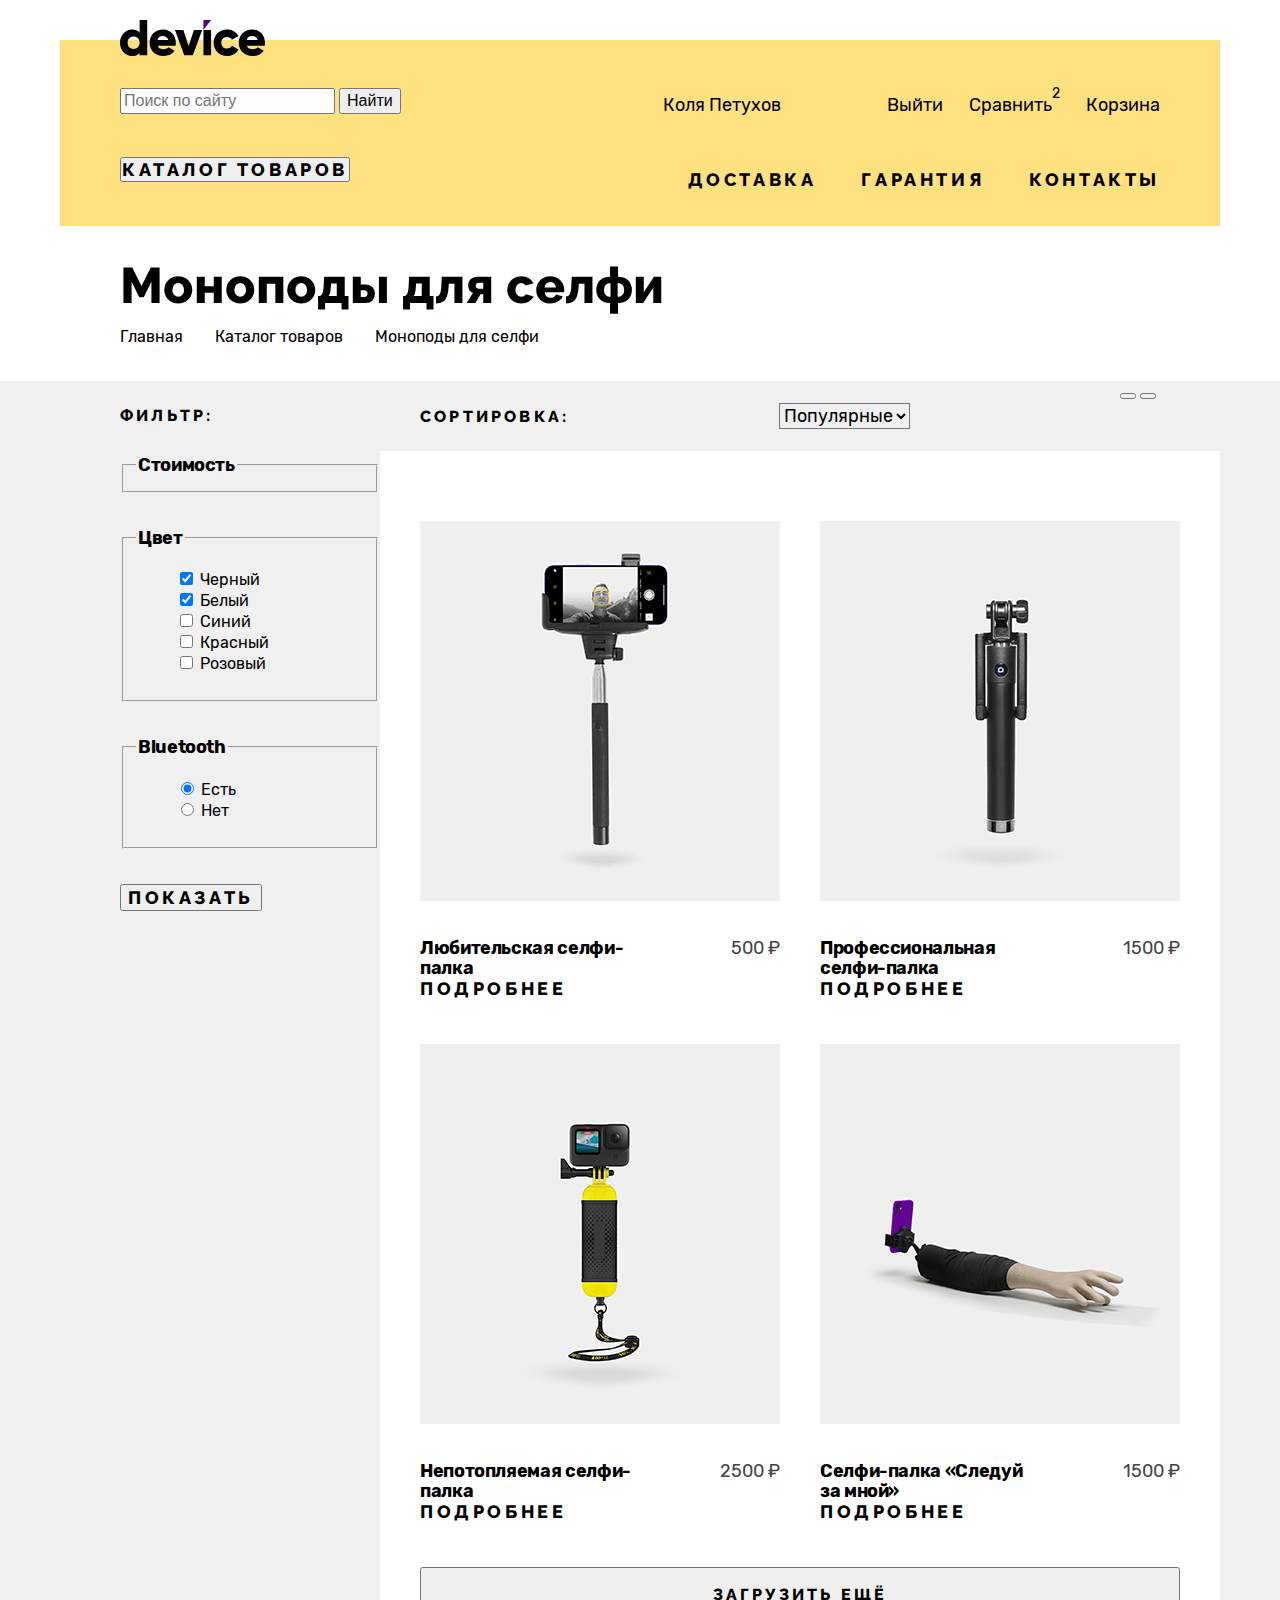
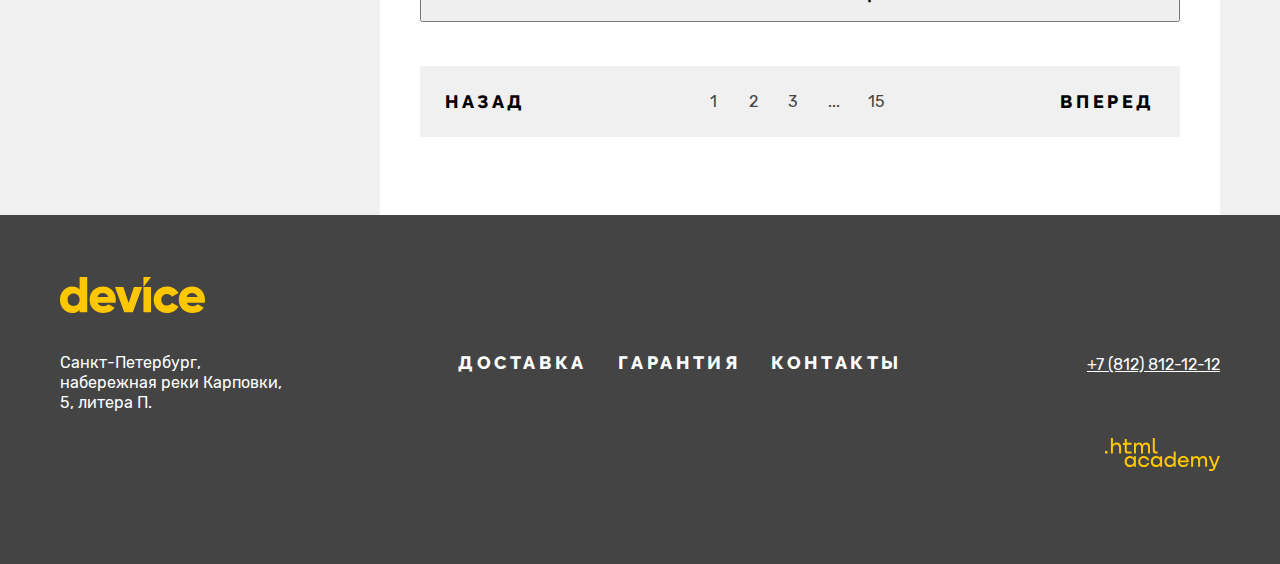
<file: 7/catalog.html>
<!DOCTYPE html>
<html lang="ru">
  <head>
    <meta charset="utf-8" />
    <title>Моноподы для селфи</title>
    <link rel="stylesheet" href="styles/styles.css" />
    <base href="https://htmlacademy-htmlcss.github.io/2226989-device-35/7/">
</head>
  <body>
    <header class="page-header">
      <div class="page-header-container catalog-header-background">
        <a class="logo">
          <img
            class="page-header-logo"
            src="images/logo-black.svg"
            width="145"
            height="36"
            alt="Логотип магазина Девайс."
          />
        </a>
        <div class="navigation-top">
          <form
            class="search"
            action="https://echo.htmlacademy.ru/"
            method="post"
          >
            <input type="search" name="search" placeholder="Поиск по сайту" />
            <button class="search-button" type="submit">Найти</button>
          </form>
          <nav class="navigation-user">
            <ul class="navigation-user-list">
              <li class="navigation-user-item">
                <a class="navigation-user-link" href="#">Коля Петухов</a>
              </li>
              <li class="navigation-user-item">
                <a class="navigation-user-link shadow" href="#">Выйти</a>
              </li>
              <li class="navigation-user-item">
                <a class="navigation-user-link" href="#">Сравнить</a>
              </li>
              <li class="navigation-user-item">
                <span>2</span>

                <div class="popover-content">
                  <ul class="cart-items-list">
                    <li class="cart-item">
                      <img
                        class="cart-item-image"
                        src="images/monopods/for-beginners.png"
                        width="39"
                        height="43"
                        alt="селфи-палка с установленным телефоном"
                      />
                      <p class="cart-item-title">Любительская селфи-палка</p>
                    </li>
                    <li class="cart-item">
                      <img
                        class="cart-item-image"
                        src="images/monopods/professional.png"
                        width="39"
                        height="43"
                        alt="селфи-палка с креплением для профессиональной техники"
                      />
                      <p class="cart-item-title">
                        Профессиональная селфи-палка
                      </p>
                    </li>
                  </ul>
                  <div class="cart-number">Товаров: 2</div>
                  <div class="cart-sum">Сумма: 2000 ₽</div>
                  <a class="button" href="#">Открыть корзину</a>
                </div>
                <a class="navigation-user-link" href="#">Корзина</a>
              </li>
            </ul>
          </nav>
        </div>
        <nav class="navigation">
          <div class="dropdown-menu">
            <button class="plus-button" type="button">Каталог товаров</button>
          </div>
          <!--временно спрятали раскрывающийся список-->

          <nav class="catalog-navigation" hidden>
            <div class="catalog-navigation-container">
              <ul class="catalog-navigation-list">
                <li class="catalog-navigation-item">
                  <a class="catalog-navigation-link" href="#"
                    >Виртуальная реальность</a
                  >
                </li>
                <li class="catalog-navigation-item">
                  <a class="catalog-navigation-link" href="catalog.html"
                    >Моноподы для селфи</a
                  >
                </li>
                <li class="catalog-navigation-item">
                  <a class="catalog-navigation-link" href="#">Экшн-камеры</a>
                </li>
              </ul>
              <ul class="catalog-navigation-list">
                <li class="catalog-navigation-item">
                  <a class="catalog-navigation-link" href="#"
                    >Фитнес-браслеты</a
                  >
                </li>
                <li class="catalog-navigation-item">
                  <a class="catalog-navigation-link" href="#">Умные часы</a>
                </li>
              </ul>
              <ul class="catalog-navigation-list">
                <li class="catalog-navigation-item">
                  <a class="catalog-navigation-link" href="#">Квадрокоптеры</a>
                </li>
              </ul>
            </div>
          </nav>
          <ul class="navigation-list">
            <li class="navigation-item">
              <a class="navigation-link" href="delivery.html">Доставка</a>
            </li>
            <li class="navigation-item">
              <a class="navigation-link" href="warranty.html">Гарантия</a>
            </li>
            <li class="navigation-item">
              <a class="navigation-link" href="contacts.html">Контакты</a>
            </li>
          </ul>
        </nav>
      </div>
    </header>

    <main class="main-inner main-container">
      <header class="inner-header">
        <div class="center-container">
          <h1 class="inner-header-title">Моноподы для селфи</h1>
          <ul class="breadcrumbs">
            <li class="breadcrumbs-item">
              <a class="breadcrumbs-link" href="index.html">Главная</a>
            </li>
            <li class="breadcrumbs-item">
              <a class="breadcrumbs-link" href="#">Каталог товаров</a>
            </li>
            <li class="breadcrumbs-item">
              <a class="breadcrumbs-link">Моноподы для селфи</a>
            </li>
          </ul>
        </div>
      </header>

      <section class="catalog-products">
        <div class="inner-center-container">
          <div class="filter-wrapper">
            <h2 class="filters">Фильтр:</h2>
            <form
              class="catalog-filter"
              action="https://echo.htmlacademy.ru/"
              method="get"
              oninput="priceoutput.value=price.value"
            >
              <fieldset class="catalog-filter-group">
                <legend class="catalog-filter-title">Стоимость</legend>
              </fieldset>
              <fieldset class="catalog-filter-group">
                <legend class="catalog-filter-title">Цвет</legend>
                <ul class="catalog-filter-list">
                  <li class="catalog-filter-item">
                    <label class="control">
                      <input
                        class="control-input"
                        type="checkbox"
                        name="black"
                        checked
                      />
                      Черный
                    </label>
                  </li>
                  <li class="catalog-filter-item">
                    <label class="control">
                      <input
                        class="control-input"
                        type="checkbox"
                        name="white"
                        checked
                      />
                      Белый
                    </label>
                  </li>
                  <li class="catalog-filter-item">
                    <label class="control">
                      <input
                        class="control-input"
                        type="checkbox"
                        name="blue"
                      />
                      Синий
                    </label>
                  </li>
                  <li class="catalog-filter-item">
                    <label class="control">
                      <input class="control-input" type="checkbox" name="red" />
                      Красный
                    </label>
                  </li>
                  <li class="catalog-filter-item">
                    <label class="control">
                      <input
                        class="control-input"
                        type="checkbox"
                        name="pink"
                      />
                      Розовый
                    </label>
                  </li>
                </ul>
              </fieldset>

              <fieldset class="catalog-filter-group">
                <legend class="catalog-filter-title">Bluetooth</legend>
                <ul class="catalog-filter-list">
                  <li class="catalog-filter-item">
                    <label class="control">
                      <input
                        class="control-input"
                        type="radio"
                        name="Bluetooth"
                        value="yes"
                        checked
                      />
                      Есть
                    </label>
                  </li>
                  <li class="catalog-filter-item">
                    <label class="control">
                      <input
                        class="control-input"
                        type="radio"
                        name="Bluetooth"
                        value="no"
                      />
                      Нет
                    </label>
                  </li>
                </ul>
              </fieldset>
              <button class="button" type="submit">Показать</button>
            </form>
          </div>
          <div class="catalog-right-column">
            <div class="select-wrapper">
              <h2 class="filters">Сортировка:</h2>
              <select class="select-control" aria-label="Сортировка">
                <option value="popular">Популярные</option>
                <option value="price">Цена</option>
                <option value="rating">Рейтинг</option>
              </select>
              <div class="select-buttons">
                <button class="down-button" type="button">
                  <span class="visually-hidden"
                    >Сортировка от меньшего к большему</span
                  >
                </button>
                <button class="up-button" type="button">
                  <span class="visually-hidden"
                    >Сортировка от большего к меньшему</span
                  >
                </button>
              </div>
            </div>
            <div class="product-catalog">
              <ul class="product-list">
                <li class="product-card">
                  <a class="product-card-link" href="#">
                    <img
                      class="product-card-image"
                      src="images/monopods/for-beginners.png"
                      width="360"
                      height="380"
                      alt="селфи-палка с установленным телефоном"
                    />
                    <div class="product-card-info">
                      <h3 class="product-card-title">
                        Любительская селфи-палка
                      </h3>
                      <b class="product-card-price">500 ₽</b>
                    </div>
                  </a>
                  <a class="button">Подробнее</a>
                </li>
                <li class="product-card">
                  <a class="product-card-link" href="#">
                    <img
                      class="product-card-image"
                      src="images/monopods/professional.png"
                      width="360"
                      height="380"
                      alt="селфи-палка с креплением для профессиональной техники"
                    />
                    <div class="product-card-info">
                      <h3 class="product-card-title">
                        Профессиональная селфи-палка
                      </h3>
                      <b class="product-card-price">1500 ₽</b>
                    </div>
                  </a>
                  <a class="button">Подробнее</a>
                </li>
                <li class="product-card">
                  <a class="product-card-link" href="#">
                    <img
                      class="product-card-image"
                      src="images/monopods/unsinkable.png"
                      width="360"
                      height="380"
                      alt="селфи-палка из непотопляемого материала желтого цвета с установленной экшн-камерой"
                    />
                    <div class="product-card-info">
                      <h3 class="product-card-title">
                        Непотопляемая селфи-палка
                      </h3>
                      <b class="product-card-price">2500 ₽</b>
                    </div>
                  </a>
                  <a class="button">Подробнее</a>
                </li>
                <li class="product-card">
                  <a class="product-card-link" href="#">
                    <img
                      class="product-card-image"
                      src="images/monopods/follow-me.png"
                      width="360"
                      height="380"
                      alt="селфи-палка в виде руки человека"
                    />
                    <div class="product-card-info">
                      <h3 class="product-card-title">
                        Селфи-палка «Следуй за мной»
                      </h3>
                      <b class="product-card-price">1500 ₽</b>
                    </div>
                  </a>
                  <a class="button">Подробнее</a>
                </li>
              </ul>

              <button class="button pagination-show-more" type="button">
                Загрузить ещё
              </button>
              <div class="pagination-wrapper">
                <a class="button">Назад</a>
                <ul class="pagination">
                  <li class="pagination-item">
                    <a class="pagination-link pagination-current">1</a>
                  </li>
                  <li class="pagination-item">
                    <a class="pagination-link" href="#">2</a>
                  </li>
                  <li class="pagination-item">
                    <a class="pagination-link" href="#">3</a>
                  </li>
                  <li class="pagination-item">
                    <a class="pagination-link" href="#">...</a>
                  </li>
                  <li class="pagination-item">
                    <a class="pagination-link" href="#">15</a>
                  </li>
                </ul>
                <a class="button">Вперед</a>
              </div>
            </div>
          </div>
        </div>
      </section>
    </main>

    <footer class="page-footer">
      <div class="page-footer-container">
        <section class="footer-contacts">
          <h2 class="visually-hidden">Контакты</h2>
          <a class="logo-footer">
            <img
              class="footer-contacts-logo"
              src="images/logo-yellow.svg"
              width="145"
              height="36"
              alt="Логотип магазина Девайс."
            />
          </a>
          <address class="footer-contacts-address">
            <p class="footer-adress-text">
              Санкт-Петербург, набережная реки Карповки, 5, литера П.
            </p>
          </address>
        </section>
        <div class="footer-wrapper">
          <nav class="navigation-footer">
            <ul class="navigation-footer-list">
              <li class="navigation-footer-item">
                <a class="navigation-footer-link" href="#">Доставка</a>
              </li>
              <li class="navigation-footer-item">
                <a class="navigation-footer-link" href="#">Гарантия</a>
              </li>
              <li class="navigation-footer-item">
                <a class="navigation-footer-link" href="#">Контакты</a>
              </li>
            </ul>
          </nav>

          <section class="footer-social">
            <h2 class="page-footer-title visually-hidden">
              Ссылки на социальные сети
            </h2>
            <ul class="footer-social-list">
              <li class="footer-social-item">
                <a class="button" href="https://t.me/htmlacademy">
                  <span class="visually-hidden">Телеграм</span>
                </a>
              </li>
              <li class="footer-social-item">
                <a
                  class="button"
                  href="https://www.youtube.com/user/htmlacademy.ru"
                >
                  <span class="visually-hidden">Ютуб</span>
                </a>
              </li>
              <li class="footer-social-item">
                <a class="button" href="https://twitter.com/htmlacademy.ru">
                  <span class="visually-hidden">Твиттер</span>
                </a>
              </li>
            </ul>
          </section>
        </div>
        <section class="footer-phone">
          <h2 class="visually-hidden">Контакты</h2>
          <a class="footer-contacts-address-phone" href="tel:+78128121212"
            >+7 (812) 812-12-12</a
          >
          <a class="htmlacademy-link" href="https://htmlacademy.ru/">
            <img
              class="htmlacademy-logo"
              alt="Логотип HTML академии."
              src="images/logo-htmlacademy.svg"
              width="115"
              height="33"
            />
          </a>
        </section>
      </div>
    </footer>
  </body>
</html>
</file>
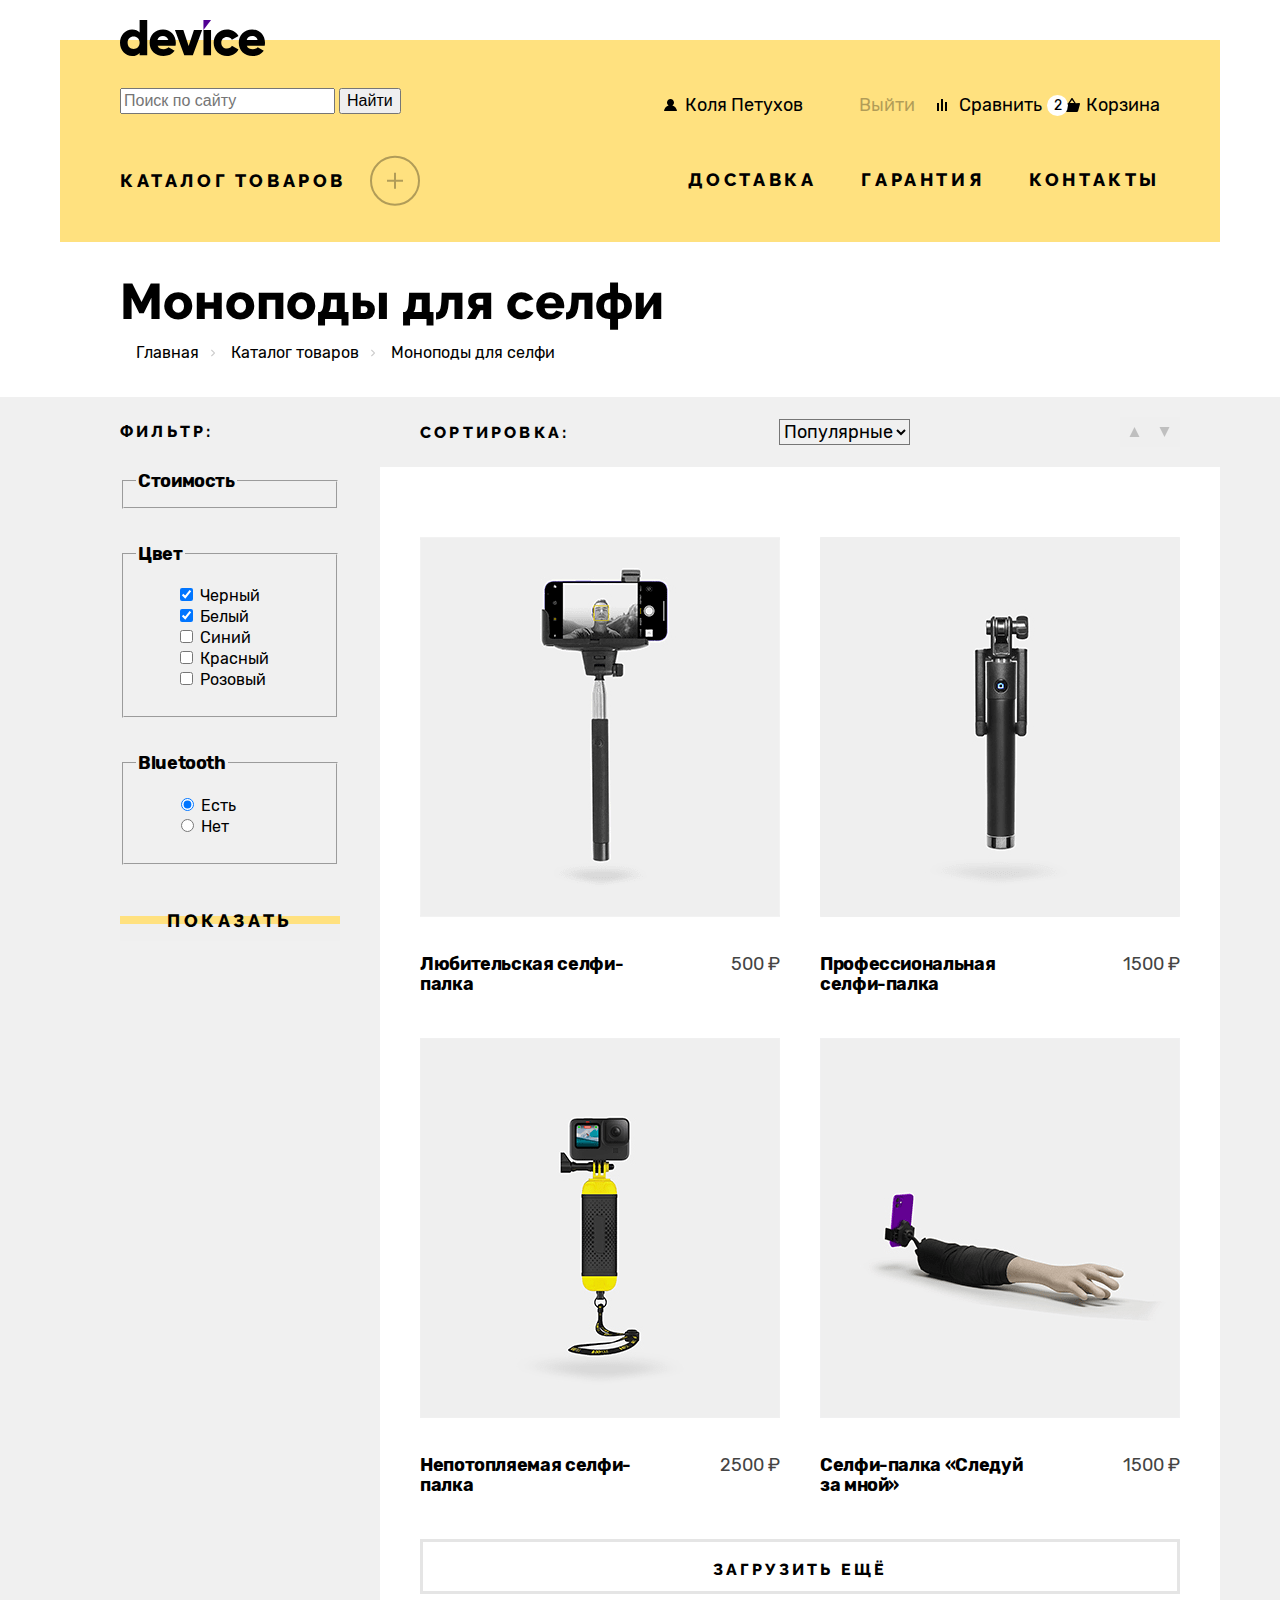
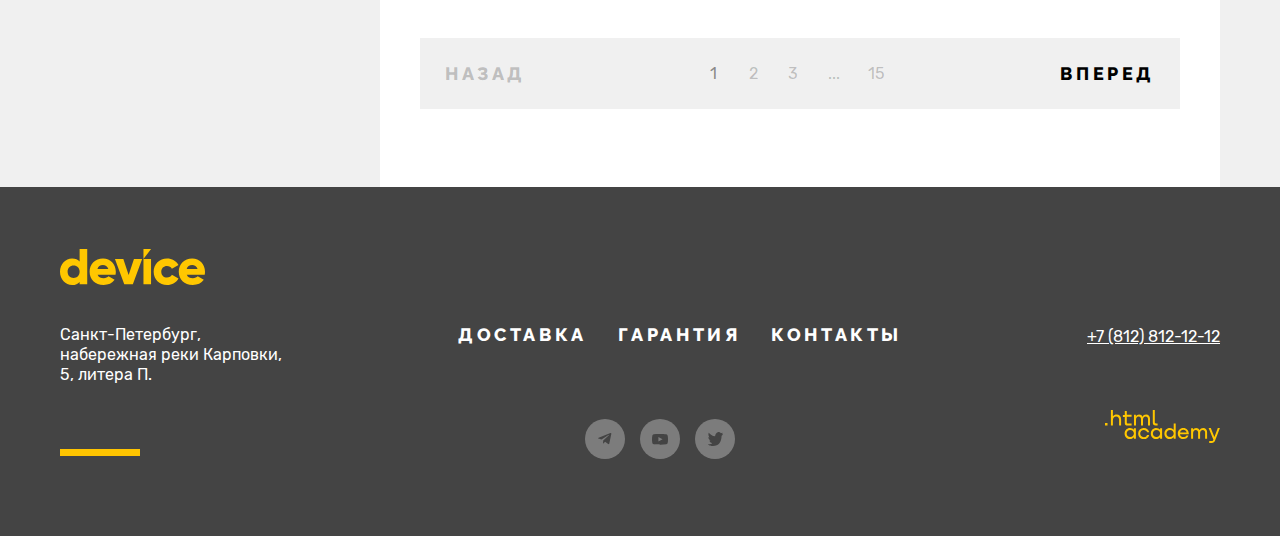
<file: 8/catalog.html>
<!DOCTYPE html>
<html lang="ru">
  <head>
    <meta charset="utf-8" />
    <title>Моноподы для селфи</title>
    <link rel="stylesheet" href="styles/styles.css" />
    <base href="https://htmlacademy-htmlcss.github.io/2226989-device-35/8/">
</head>
  <body>
    <header class="page-header">
      <div class="page-header-container catalog-header-background">
        <a class="logo" href="#">
          <img
            class="page-header-logo"
            src="images/logo-black.svg"
            width="145"
            height="36"
            alt="Логотип магазина Девайс."
          />
        </a>
        <div class="navigation-top">
          <form
            class="search"
            action="https://echo.htmlacademy.ru/"
            method="post"
          >
            <input type="search" name="search" placeholder="Поиск по сайту" />
            <button class="search-button" type="submit">Найти</button>
          </form>
          <nav class="navigation-user">
            <ul class="navigation-user-list">
              <li class="navigation-user-item">
                <a class="navigation-user-link icon-login" href="#"
                  >Коля Петухов
                </a>
              </li>
              <li class="navigation-user-item">
                <a
                  class="navigation-user-link navigation-user-logged-in"
                  href="#"
                  >Выйти</a
                >
              </li>
              <li class="navigation-user-item">
                <a class="navigation-user-link icon-compare" href="#">
                  Сравнить
                </a>
              </li>
              <li class="navigation-user-item">
                <a class="navigation-user-link icon-basket" href="#">
                  <span class="cart-summary">2</span>

                  Корзина
                </a>
                <div class="popover-content">
                  <ul class="cart-items-list">
                    <li class="cart-item">
                      <a class="cart-link" href="#">
                        <img
                          class="cart-item-image"
                          src="images/monopods/for-beginners.png"
                          width="39"
                          height="43"
                          alt="селфи-палка с установленным телефоном"
                        />
                        <p class="cart-item-title">Любительская селфи-палка</p>
                      </a>
                      <button class="popover-close-button">
                        <span class="visually-hidden">Закрыть</span>
                      </button>
                    </li>
                    <li class="cart-item">
                      <a class="cart-link" href="#">
                        <img
                          class="cart-item-image"
                          src="images/monopods/professional.png"
                          width="39"
                          height="43"
                          alt="селфи-палка с креплением для профессиональной техники"
                        />
                        <p class="cart-item-title">
                          Профессиональная селфи-палка
                        </p>
                      </a>
                      <button class="popover-close-button">
                        <span class="visually-hidden">Закрыть</span>
                      </button>
                    </li>
                  </ul>
                  <div class="cart-number">Товаров: 2</div>
                  <div class="cart-sum">Сумма: 2000 ₽</div>
                  <a class="button" href="#">Открыть корзину</a>
                </div>
              </li>
            </ul>
          </nav>
        </div>
        <nav class="navigation">
          <ul class="navigation-list">
            <li class="navigation-item">
              <a class="navigation-link plus-button" href="#">
                Каталог товаров<svg
                  class="plus-icon"
                  aria-hidden="true"
                  focusable="false"
                  xmlns="http://www.w3.org/2000/svg"
                  width="50"
                  height="51"
                  fill="none"
                >
                  <circle
                    cx="25"
                    cy="25.79"
                    r="24"
                    stroke="#000"
                    stroke-width="2"
                  />
                  <path
                    d="M33 24.79h-7v-7h-2v7h-7v2h7v7h2v-7h7v-2Z"
                    fill="#000"
                  />
                </svg>
              </a>
              <div class="catalog-navigation-container">
                <ul class="catalog-navigation-list">
                  <li class="catalog-navigation-item">
                    <a class="catalog-navigation-link" href="#"
                      >Виртуальная реальность</a
                    >
                  </li>
                  <li class="catalog-navigation-item">
                    <a class="catalog-navigation-link" href="catalog.html"
                      >Моноподы для селфи</a
                    >
                  </li>
                  <li class="catalog-navigation-item">
                    <a class="catalog-navigation-link" href="#">Экшн-камеры</a>
                  </li>
                </ul>
                <ul class="catalog-navigation-list">
                  <li class="catalog-navigation-item">
                    <a class="catalog-navigation-link" href="#"
                      >Фитнес-браслеты</a
                    >
                  </li>
                  <li class="catalog-navigation-item">
                    <a class="catalog-navigation-link" href="#">Умные часы</a>
                  </li>
                </ul>
                <ul class="catalog-navigation-list">
                  <li class="catalog-navigation-item">
                    <a class="catalog-navigation-link" href="#"
                      >Квадрокоптеры</a
                    >
                  </li>
                </ul>
              </div>
            </li>

            <li class="navigation-item">
              <a class="navigation-link" href="delivery.html"
                ><span>Доставка</span></a
              >
            </li>
            <li class="navigation-item">
              <a class="navigation-link" href="warranty.html"
                ><span>Гарантия</span></a
              >
            </li>
            <li class="navigation-item">
              <a class="navigation-link" href="contacts.html"
                ><span>Контакты</span></a
              >
            </li>
          </ul>
        </nav>
      </div>
    </header>

    <main class="main-inner main-container">
      <header class="inner-header">
        <div class="center-container">
          <h1 class="inner-header-title">Моноподы для селфи</h1>
          <ul class="breadcrumbs">
            <li class="breadcrumbs-item">
              <a class="breadcrumbs-link" href="index.html">Главная</a>
            </li>
            <li class="breadcrumbs-item">
              <a class="breadcrumbs-link" href="#">Каталог товаров</a>
            </li>
            <li class="breadcrumbs-item">
              <a class="breadcrumbs-link" href="#">Моноподы для селфи</a>
            </li>
          </ul>
        </div>
      </header>

      <section class="catalog-products">
        <div class="inner-center-container">
          <div class="filter-wrapper">
            <h2 class="filters">Фильтр:</h2>
            <form
              class="catalog-filter"
              action="https://echo.htmlacademy.ru/"
              method="get"
              oninput="priceoutput.value=price.value"
            >
              <fieldset class="catalog-filter-group">
                <legend class="catalog-filter-title">Стоимость</legend>
              </fieldset>
              <fieldset class="catalog-filter-group">
                <legend class="catalog-filter-title">Цвет</legend>
                <ul class="catalog-filter-list">
                  <li class="catalog-filter-item">
                    <label class="control">
                      <input
                        class="control-input"
                        type="checkbox"
                        name="black"
                        checked
                      />
                      Черный
                    </label>
                  </li>
                  <li class="catalog-filter-item">
                    <label class="control">
                      <input
                        class="control-input"
                        type="checkbox"
                        name="white"
                        checked
                      />
                      Белый
                    </label>
                  </li>
                  <li class="catalog-filter-item">
                    <label class="control">
                      <input
                        class="control-input"
                        type="checkbox"
                        name="blue"
                      />
                      Синий
                    </label>
                  </li>
                  <li class="catalog-filter-item">
                    <label class="control">
                      <input class="control-input" type="checkbox" name="red" />
                      Красный
                    </label>
                  </li>
                  <li class="catalog-filter-item">
                    <label class="control">
                      <input
                        class="control-input"
                        type="checkbox"
                        name="pink"
                      />
                      Розовый
                    </label>
                  </li>
                </ul>
              </fieldset>

              <fieldset class="catalog-filter-group">
                <legend class="catalog-filter-title">Bluetooth</legend>
                <ul class="catalog-filter-list">
                  <li class="catalog-filter-item">
                    <label class="control">
                      <input
                        class="control-input"
                        type="radio"
                        name="Bluetooth"
                        value="yes"
                        checked
                      />
                      Есть
                    </label>
                  </li>
                  <li class="catalog-filter-item">
                    <label class="control">
                      <input
                        class="control-input"
                        type="radio"
                        name="Bluetooth"
                        value="no"
                      />
                      Нет
                    </label>
                  </li>
                </ul>
              </fieldset>
              <button class="button" type="submit">Показать</button>
            </form>
          </div>
          <div class="catalog-right-column">
            <div class="select-wrapper">
              <h2 class="filters">Сортировка:</h2>
              <select class="select-control" aria-label="Сортировка">
                <option value="popular">Популярные</option>
                <option value="price">Cтоимость</option>
              </select>
              <div class="select-buttons">
                <button class="sort-button sort-button-up" type="button">
                  <span class="visually-hidden"
                    >Сортировка от меньшего к большему</span
                  >
                </button>
                <button class="sort-button sort-button-down" type="button">
                  <span class="visually-hidden"
                    >Сортировка от большего к меньшему</span
                  >
                </button>
              </div>
            </div>
            <div class="product-catalog">
              <ul class="product-list">
                <li class="product-card">
                  <a class="product-card-link" href="#">
                    <div class="product-card-wrapper">
                      <img
                        class="product-card-image"
                        src="images/monopods/for-beginners.png"
                        width="360"
                        height="380"
                        alt="селфи-палка с установленным телефоном"
                      />
                      <span class="hidden-button">Подробнее</span>
                    </div>
                    <div class="product-card-info">
                      <h3 class="product-card-title">
                        Любительская селфи-палка
                      </h3>
                      <b class="product-card-price">500 ₽</b>
                    </div>
                  </a>
                </li>
                <li class="product-card">
                  <a class="product-card-link" href="#">
                    <div class="product-card-wrapper">
                      <img
                        class="product-card-image"
                        src="images/monopods/professional.png"
                        width="360"
                        height="380"
                        alt="селфи-палка с креплением для профессиональной техники"
                      />
                      <span class="hidden-button">Подробнее</span>
                    </div>
                    <div class="product-card-info">
                      <h3 class="product-card-title">
                        Профессиональная селфи-палка
                      </h3>
                      <b class="product-card-price">1500 ₽</b>
                    </div>
                  </a>
                </li>
                <li class="product-card">
                  <a class="product-card-link" href="#">
                    <div class="product-card-wrapper">
                      <img
                        class="product-card-image"
                        src="images/monopods/unsinkable.png"
                        width="360"
                        height="380"
                        alt="селфи-палка из непотопляемого материала желтого цвета с установленной экшн-камерой"
                      />
                      <span class="hidden-button">Подробнее</span>
                    </div>

                    <div class="product-card-info">
                      <h3 class="product-card-title">
                        Непотопляемая селфи-палка
                      </h3>
                      <b class="product-card-price">2500 ₽</b>
                    </div>
                  </a>
                </li>
                <li class="product-card">
                  <a class="product-card-link" href="#">
                    <div class="product-card-wrapper">
                      <img
                        class="product-card-image"
                        src="images/monopods/follow-me.png"
                        width="360"
                        height="380"
                        alt="селфи-палка в виде руки человека"
                      />
                      <span class="hidden-button">Подробнее</span>
                    </div>
                    <div class="product-card-info">
                      <h3 class="product-card-title">
                        Селфи-палка «Следуй за мной»
                      </h3>
                      <b class="product-card-price">1500 ₽</b>
                    </div>
                  </a>
                </li>
              </ul>

              <button class="pagination-show-more" type="button">
                Загрузить ещё
              </button>
              <div class="pagination-wrapper">
                <a class="button disable-button">Назад</a>
                <ul class="pagination">
                  <li class="pagination-item">
                    <a class="pagination-link pagination-current" href="#">1</a>
                  </li>
                  <li class="pagination-item">
                    <a class="pagination-link" href="#">2</a>
                  </li>
                  <li class="pagination-item">
                    <a class="pagination-link" href="#">3</a>
                  </li>
                  <li class="pagination-item">
                    <a class="pagination-link" href="#">...</a>
                  </li>
                  <li class="pagination-item">
                    <a class="pagination-link" href="#">15</a>
                  </li>
                </ul>
                <a class="button">Вперед</a>
              </div>
            </div>
          </div>
        </div>
      </section>
    </main>

    <footer class="page-footer">
      <div class="page-footer-container">
        <section class="footer-contacts">
          <h2 class="visually-hidden">Контакты</h2>
          <a class="logo-footer" href="">
            <img
              class="footer-contacts-logo"
              src="images/logo-yellow.svg"
              width="145"
              height="36"
              alt="Логотип магазина Девайс."
            />
          </a>
          <address class="footer-contacts-address">
            <p class="footer-adress-text">
              Санкт-Петербург, набережная реки Карповки, 5, литера П.
            </p>
          </address>
        </section>
        <div class="footer-wrapper">
          <nav class="navigation-footer">
            <ul class="navigation-footer-list">
              <li class="navigation-footer-item">
                <a class="navigation-footer-link" href="#">Доставка</a>
              </li>
              <li class="navigation-footer-item">
                <a class="navigation-footer-link" href="#">Гарантия</a>
              </li>
              <li class="navigation-footer-item">
                <a class="navigation-footer-link" href="#">Контакты</a>
              </li>
            </ul>
          </nav>

          <section class="footer-social">
            <h2 class="page-footer-title visually-hidden">
              Ссылки на социальные сети
            </h2>
            <ul class="footer-social-list">
              <li class="footer-social-item">
                <a
                  class="footer-social-link footer-social-tg"
                  href="https://t.me/htmlacademy"
                >
                  <span class="visually-hidden">Телеграм</span>
                </a>
              </li>
              <li class="footer-social-item">
                <a
                  class="footer-social-link footer-social-yt"
                  href="https://www.youtube.com/user/htmlacademy.ru"
                >
                  <span class="visually-hidden">Ютуб</span>
                </a>
              </li>
              <li class="footer-social-item">
                <a
                  class="footer-social-link footer-social-twitter"
                  href="https://twitter.com/htmlacademy.ru"
                >
                  <span class="visually-hidden">Твиттер</span>
                </a>
              </li>
            </ul>
          </section>
        </div>
        <section class="footer-phone">
          <h2 class="visually-hidden">Контакты</h2>
          <a class="footer-contacts-address-phone" href="tel:+78128121212"
            >+7 (812) 812-12-12</a
          >
          <a class="htmlacademy-link" href="https://htmlacademy.ru/">
            <img
              class="htmlacademy-logo"
              alt="Логотип HTML академии."
              src="images/logo-htmlacademy.svg"
              width="115"
              height="33"
            />
          </a>
        </section>
      </div>
    </footer>
  </body>
</html>
</file>
<file: styles/styles.css>
@font-face {
  font-family: "Rubik";
  font-style: normal;
  font-weight: 400;
  src: url("../fonts/rubik/rubik-400.woff2") format("woff2");
  font-display: swap;
}

@font-face {
  font-family: "Rubik";
  font-style: normal;
  font-weight: 700;
  src: url("../fonts/rubik/rubik-700.woff2") format("woff2");
  font-display: swap;
}

@font-face {
  font-family: "Raleway";
  font-style: normal;
  font-weight: 800;
  src: url("../fonts/raleway/raleway-800.woff2") format("woff2");
  font-display: swap;
}

html {
  height: 100%;
}

body {
  margin: 0;
  min-width: 1160px;
  display: flex;
  flex-direction: column;
  min-height: 100%;
  font-family: "Rubik", sans-serif;
  font-size: 18px;
  line-height: 30px;
  background-color: #ffffff;
  color: #000000;
}

.visually-hidden {
  position: absolute;
  width: 1px;
  height: 1px;
  margin: -1px;
  padding: 0;
  border: 0;
  clip: rect(0 0 0 0);
  overflow: hidden;
}

.button {
  display: inline-block;
  position: relative;
  font-family: "Raleway", sans-serif;
  font-weight: 800;
  font-size: 18px;
  line-height: 21px;
  letter-spacing: 0.2em;
  text-align: center;
  text-transform: uppercase;
  color: #000000;
  text-decoration: none;
  padding: 10px 21px;
  cursor: pointer;
  z-index: 2;
  background-color: transparent;
}

.button::before {
  position: absolute;
  top: 0;
  right: 0;
  bottom: 0;
  left: 0;
  content: "";
  width: 100%;
  height: 8px;
  background-color: #ffe17f;
  display: block;
  margin: auto;
  z-index: -1;
}

.button:hover {
  background-color: #ffe17f;
}

.button:active::before {
  content: none;
}

.button:active {
  background-color: #ffc500;
}

.button:focus {
  outline: 2px solid #af4fff;
}

.button:disabled {
  opacity: 30%;
}

.button-current::before {
  content: none;
}

/* Header*/
.page-header {
  color: #000000;
  padding: 0;
  margin: 0;
}

.logo {
  display: block;
  width: 145px;
  margin: 0 auto;
  padding: 0;
  position: absolute;
  top: -20px;
  left: 60px;
  cursor: pointer;
}

.logo:hover {
  opacity: 60%;
}

.logo:active {
  opacity: 30%;
}

.logo:focus {
  outline: 2px solid #af4fff;
}

.page-header-container {
  background-color: #ffe17f;
  width: 1160px;
  margin: 40px auto 0;
  padding-top: 46px;
  position: relative;
  z-index: 1;
}

.navigation-top {
  margin: 0 60px 30px 60px;
  display: flex;
}

.search {
  margin: 0;
  padding: 0;
  margin-right: 26px;
  display: flex;
  position: relative;
}

.search-field {
  box-sizing: border-box;
  height: 40px;
  padding: 8px 0 8px 48px;
  display: block;
  background-color: #ffe17f;
  border: 2px solid #000000;
  border-top-left-radius: 50px;
  border-bottom-left-radius: 50px;
  border-right: 1px solid #000000;
  width: 358px;
  margin: auto 0;
  font-size: 16px;
  line-height: 20px;
  background-image: url("../images/icons/icon-search.svg");
  background-repeat: no-repeat;
  background-position: top 10px left 14px;
}

.search-field-wrapper:focus-within {
  outline: 2px solid #af4fff;
  outline-offset: 4px;
  z-index: 3;
}

.search-field:focus {
  outline: none;
}

.search-field:disabled {
  opacity: 30%;
}

.search-button {
  font-size: 16px;
  line-height: 20px;
  background-color: #ffe17f;
  border: 2px solid #000000;
  border-left: 1px solid #000000;
  width: 159px;
  border-top-right-radius: 50px;
  border-bottom-right-radius: 50px;
  margin: 0;
  padding: 8px 0;
  cursor: pointer;
  position: relative;
}

.search-button:hover {
  background-color: #000000;
  color: #ffffff;
}

.search-button:active {
  background-color: #000000;
  color: rgba(255, 255, 255, 0.3);
}

.search-button:focus::after {
  content: "";
  position: absolute;
  top: 0;
  bottom: 0;
  left: 0;
  right: 0;
  outline: 2px solid #af4fff;
  outline-offset: 4px;
}

.search-button:focus {
  outline: none;
}

.navigation-user-item {
  position: relative;
}

.navigation-user {
  flex-grow: 1;
}

.navigation-user-list {
  display: flex;
  justify-content: space-between;
  list-style-type: none;
  margin: 0;
  padding: 0;
  flex-wrap: wrap;
}

.navigation-user-link {
  position: relative;
  display: block;
  color: #000000;
  text-decoration: none;
  padding: 5px 0 5px 12px;
}

.navigation-user-link:hover {
  opacity: 60%;
}

.navigation-user-item:hover .popover-content {
  display: grid;
}

.navigation-user-link:active {
  opacity: 30%;
}

.navigation-user-item:focus-within {
  outline: 2px solid #af4fff;
}

.navigation-user-link:focus {
  outline: none;
}

.navigation-user-item:last-child {
  margin-right: 0;
}

.navigation-user-item .cart-summary {
  font-size: 14px;
  line-height: 17px;
  text-align: center;
  margin: auto 13px auto 0;
  position: absolute;
  top: 12px;
  left: -24px;
  z-index: 2;
  display: block;
}

.navigation-user-item .cart-summary::before {
  position: absolute;
  right: -6px;
  top: -2px;
  width: 21px;
  height: 21px;
  border-radius: 50%;
  background-color: #ffffff;
  z-index: -1;
  content: "";
}

.navigation-user-logged-in {
  opacity: 30%;
}

.navigation-user-not-logged-in {
  padding: 5px 40px;
  min-width: 56px;
}

.icon-login::before {
  content: "";
  width: 15px;
  height: 12px;
  background-image: url("../images/icons/icon-login.svg");
  background-repeat: no-repeat;
  background-position: left;
  position: absolute;
  top: 0;
  left: -12px;
  bottom: 0;
  margin: auto 0;
}

.icon-login {
  margin-left: 15px;
}

.icon-compare::before {
  content: "";
  width: 10px;
  height: 12px;
  background-image: url("../images/icons/icon-compare.svg");
  background-repeat: no-repeat;
  background-position: left;
  position: absolute;
  top: 0;
  left: -12px;
  bottom: 0;
  margin: auto 0;
}

.icon-compare {
  margin-left: 10px;
}

.icon-basket::before {
  content: "";
  width: 16px;
  height: 14px;
  background-image: url("../images/icons/icon-basket.svg");
  background-repeat: no-repeat;
  background-position: left;
  position: absolute;
  top: 0;
  left: -16px;
  bottom: 2px;
  margin: auto 0;
  z-index: 0;
}

.icon-basket {
  margin-left: 31px;
}

.popover-content {
  background-color: #000000;
  font-size: 16px;
  line-height: 20px;
  color: #ffffff;
  width: 320px;
  display: none;
  grid-template-columns: 160px 160px;
  position: absolute;
  top: 36px;
  right: -77px;
  z-index: 2;
  box-sizing: border-box;
}

.popover-content::before {
  content: "";
  width: 14px;
  height: 6px;
  display: block;
  background-image: url("../images/popover/triangle.svg");
  background-repeat: no-repeat;
  position: absolute;
  top: -6px;
  left: 0;
  right: 0;
  margin: auto;
}

.cart-link {
  display: flex;
  padding: 20px;
  color: #ffffff;
  text-decoration: none;
  margin: 0;
}

.cart-link:hover {
  opacity: 60%;
}

.cart-link:active {
  opacity: 30%;
}

.cart-link:focus {
  outline: 2px solid #af4fff;
}

.cart-item {
  position: relative;
}

.cart-item-image {
  margin: 0 23px 0 0;
  padding: 0;
  display: block;
  box-sizing: border-box;
}

.cart-items-list {
  list-style-type: none;
  margin: 0;
  padding: 0;
  grid-column: 1 / 3;
}

.cart-item-title {
  margin: 0 20px 0 0;
  padding: 0;
}

.popover-close-button {
  width: 10px;
  height: 10px;
  padding: 0;
  margin: 0;
  background-image: url("../images/popover/cross.svg");
  background-repeat: no-repeat;
  background-position: center;
  background-color: #000000;
  position: absolute;
  top: 21px;
  right: 21px;
  z-index: 3;
  box-sizing: border-box;
  border: none;
}

.popover-close-button:hover {
  opacity: 60%;
}

.popover-close-button:active {
  opacity: 30%;
}

.popover-close-button:focus {
  outline: 2px solid #af4fff;
}

.cart-sum {
  display: block;
  grid-column: 2 / 3;
  background-color: #1a1a1a;
  text-align: right;
  padding: 14px 20px 12px 20px;
  margin-top: 3px;
}

.cart-number {
  display: block;
  grid-column: 1 / 2;
  background-color: #1a1a1a;
  padding: 14px 20px;
}

.popover-content .button {
  display: block;
  background-color: #ffffff;
  text-align: center;
  padding: 14px 20px 12px 20px;
  margin: 20px;
  grid-column: 1 / 3;
}

.popover-content .button::before {
  content: none;
}

.popover-content .button:hover {
  background-color: #ffe17f;
}

.popover-content .button:active {
  background-color: #ffe17f;
  color: rgba(0, 0, 0, 0.3);
}

.popover-content .button:focus {
  outline: 2px solid #af4fff;
}

.popover-content .button:disabled {
  color: rgba(0, 0, 0, 0.3);
}

.navigation {
  margin: 0 60px 0 60px;
  justify-content: space-between;
  position: relative;
  display: flex;
}

.navigation-item {
  margin: 0;
  margin-left: 45px;
  padding: 0;
}

.navigation-link {
  font-family: "Raleway", sans-serif;
  padding: 0;
  margin: 15px 0 0 0;
  font-weight: 800;
  line-height: 21px;
  color: #000000;
  text-decoration: none;
  text-transform: uppercase;
  letter-spacing: 0.2em;
  display: inline-block;
}

.active-navigation-link {
  border-bottom: 2px solid #000000;
}

.main-navigation-wrapper .navigation-item {
  flex-grow: 0;
}

.navigation-list {
  display: flex;
  justify-content: left;
  width: 519px;
  list-style-type: none;
  margin: 0;
  padding: 0;
  flex-wrap: wrap;
}

.plus-button {
  position: relative;
  min-width: 300px;
  padding: 15px 0 0 0;
  margin: 0 57px 0 0;
  border: none;
  background-color: #ffe17f;
  cursor: pointer;
  z-index: 2;
}

.plus-wrapper: {
  flex-grow: 1;
}

.plus-button::after {
  content: "";
  width: 16px;
  height: 2px;
  background-color: #000000;
  opacity: 30%;
  position: absolute;
  top: 23px;
  right: 23px;
}

.plus-button::before {
  content: "";
  width: 2px;
  height: 16px;
  background-color: #000000;
  opacity: 30%;
  position: absolute;
  top: 16px;
  right: 30px;
}

.plus-icon {
  position: absolute;
  display: block;
  top: -2px;
  right: 6px;
  opacity: 30%;
}

.catalog-navigation-container {
  position: absolute;
  top: 32px;
  left: -60px;
  width: 1160px;
  padding: 33px 0 27px 60px;
  display: none;
  background-color: #ffe17f;
  box-sizing: border-box;
}

.catalog-navigation-list {
  list-style-type: none;
  display: flex;
  flex-direction: column;
  margin: 0;
  padding: 0;
  min-height: 120px;
}

.catalog-navigation-list:nth-child(2) {
  margin-left: 59px;
  margin-right: 68px;
}

.catalog-navigation-link {
  font-family: "Rubik", sans-serif;
  font-weight: 400;
  font-size: 16px;
  line-height: 18px;
  text-transform: none;
  letter-spacing: 0;
  color: #000000;
  text-decoration: none;
  display: block;
  margin-bottom: 18px;
  text-align: left;
}

.navigation-link:hover {
  opacity: 100%;
  color: rgba(0, 0, 0, 0.6);
}

.navigation-link:hover .plus-icon {
  opacity: 100%;
}

.navigation-link:hover::before {
  opacity: 100%;
}

.navigation-link:hover::after {
  opacity: 100%;
}

.navigation-link:active {
  opacity: 30%;
}

.navigation-link:active::before {
  opacity: 0%;
}

.navigation-link:active::after {
  opacity: 100%;
}

.navigation-link:active .plus-icon {
  opacity: 100%;
}

.navigation-link:focus {
  outline: 2px solid #af4fff;
}

.plus-button:focus {
  outline: 2px solid #af4fff;
  outline-offset: 15px;
}

.navigation-link:focus::before {
  opacity: 0%;
}

.catalog-navigation-link:hover {
  opacity: 60%;
}

.catalog-navigation-link:active {
  opacity: 30%;
}

.catalog-navigation-link:focus {
  outline: 2px solid #af4fff;
}

.plus-wrapper:focus-within .catalog-navigation-container {
  display: flex;
}

.main-container {
  flex-grow: 1;
}

.center-container {
  width: 1160px;
  margin: 0 auto;
}

/* Promo slider*/
.gallery {
  margin-bottom: 70px;
  margin-top: -7px;
  position: relative;
}

.gallery::before {
  content: "";
  position: absolute;
  width: 100%;
  height: 150px;
  background: #ffe17f;
  z-index: -2;
}

.promo-slider-cards {
  margin: 0;
  padding: 0;
  list-style-type: none;
  counter-reset: num;
}

.promo-slogan {
  font-family: "Raleway", sans-serif;
  font-weight: 800;
  display: inline-block;
  font-size: 50px;
  line-height: 50px;
  margin: 0 0 29px 0;
  padding: 0;
}

.promo-description {
  display: inline-block;
  color: #444444;
  margin: 0 0 50px 0;
}

.characteristics {
  display: flex;
  flex-wrap: wrap;
  margin: 50px 0 0 0;
  padding: 0;
}

.characteristics-value {
  font-size: 36px;
  line-height: 30px;
  margin: 0 0 12px 0;
  padding: 0;
}

.characteristics-desc {
  color: #444444;
  font-size: 16px;
  line-height: 30px;
  margin: 0;
}

.characteristics-wrapper {
  min-width: 80px;
  margin-right: 20px;
  margin-bottom: 20px;
}

.characteristics-gap {
  margin-right: 40px;
}

.promo-slider-item {
  position: relative;
  display: block;
}

.promo-slider-item::before {
  position: absolute;
  top: 80px;
  right: 49px;
  z-index: -1;
  content: "0" counter(num);
  counter-increment: num;
  font-family: "Rubik", sans-serif;
  font-size: 180px;
  line-height: 30px;
  font-weight: 700;
  color: #ffffff;
  text-align: right;
  margin: 0;
}

.slider-image {
  display: block;
  width: 560px;
  margin: 0;
  padding: 0;
}

.promo-wrapper {
  width: 560px;
  margin: 0;
  margin-top: 121px;
  padding: 0;
}

.promo-wrapper .button {
  width: 220px;
  box-sizing: border-box;
}

.index-columns {
  display: flex;
  justify-content: space-between;
}

.slider-button {
  width: 20px;
  height: 60px;
  background-color: #ffffff;
  border: none;
  cursor: pointer;
  background-image: url("../images/slider/arrow-slider-right.svg");
  background-position: center;
  background-repeat: no-repeat;
}

.slider-controls {
  position: absolute;
  top: 211px;
  width: 530px;
  margin-left: 30px;

  display: flex;
  justify-content: space-between;
}

.slider-button:hover {
  opacity: 60%;
}

.slider-button:active {
  opacity: 30%;
}

.slider-button:focus {
  outline: 2px solid #af4fff;
}

.slider-button:disabled {
  opacity: 10%;
}

.slider-prev {
  transform: rotate(180deg);
}

.slider-pagination {
  margin: 0;
  padding: 0;
  list-style-type: none;
  display: flex;
  flex-wrap: wrap;
  justify-content: center;
  position: absolute;
  transform: translateX(-50%);
  left: 50%;
  bottom: 2px;
}

.slider-pagination-item {
  margin: 0 10px;
}

.slider-pagination-button {
  width: 12px;
  height: 12px;
  margin: 0;
  padding: 0;
  background-color: #ffffff;
  border: 2px solid #000000;
  border-radius: 50%;
  transform: translateY(50%);
  cursor: pointer;
}

.slider-pagination-button-current {
  background-color: #000000;
}

.slider-pagination-button:hover {
  opacity: 60%;
}

.slider-pagination-button:active {
  opacity: 30%;
}

.slider-pagination-button:focus {
  outline: none;
}

.slider-pagination-button:focus::after {
  content: "";
  position: absolute;
  top: 0;
  bottom: 0;
  left: 0;
  right: 0;
  outline: 2px solid #af4fff;
  outline-offset: 4px;
}

/* Goods*/
.goods {
  margin: 0 0 70px 0;
}

.goods-virtual-reality::before {
  background-image: url("../images/goods/virtual-reality.svg");
  background-repeat: no-repeat;
  background-position: center;
}

.goods-monopod::before {
  background-image: url("../images/goods/monopod.svg");
  background-repeat: no-repeat;
  background-position: bottom;
}

.goods-action-camera::before {
  background-image: url("../images/goods/action-camera.svg");
  background-repeat: no-repeat;
  background-position: center;
}

.goods-fitness-tracker::before {
  background-image: url("../images/goods/fitness-tracker.svg");
  background-repeat: no-repeat;
  background-position: center;
}

.goods-smart-watch::before {
  background-image: url("../images/goods/smart-watch.svg");
  background-repeat: no-repeat;
  background-position: center;
}

.goods-quadrocopter::before {
  background-image: url("../images/goods/quadrocopter.svg");
  background-repeat: no-repeat;
  background-position: center;
}

.goods-list {
  list-style-type: none;
  display: grid;
  grid-template-columns: 160px 160px 160px 160px 160px 160px;
  column-gap: 40px;
  row-gap: 40px;
  margin: 0;
  padding: 0;
}

.goods-item {
  width: 160px;
}

.goods-link {
  display: block;
  position: relative;
  font-family: "Raleway", sans-serif;
  font-weight: 800;
  font-size: 18px;
  line-height: 24px;
  color: #000000;
  text-decoration: none;
  letter-spacing: -0.02em;
  cursor: pointer;
  padding-top: 192px;
  min-height: 60px;
}

.goods-link::before {
  content: "";
  display: block;
  width: 160px;
  height: 160px;
  background-color: #ffe17f;
  top: 0;
  left: 0;
  z-index: -1;
  position: absolute;
}

.goods-link:hover::before {
  background-color: #ffc500;
}

.goods-link:active {
  opacity: 30%;
}

.goods-link:focus {
  outline: 2px solid #af4fff;
}

/* Services*/
.services {
  margin-bottom: 70px;
  background-color: #f0f0f0;
  z-index: 0;
  position: relative;
}

.services .center-container {
  padding-bottom: 72px;
}

.services::before {
  position: absolute;
  content: "";
  background-color: #ffffff;
  width: 100%;
  height: 102px;
  z-index: -1;
}

.service-column {
  display: flex;
}

.button-group {
  width: 287px;
  display: flex;
  flex-direction: column;
  padding: 64px 0 0 0;
  border-right: 7px solid #000000;
  box-sizing: border-box;
}

.button-service {
  width: min-content;
  min-width: 160px;
  margin-bottom: 35px;
  border: none;
  padding: 10px 11px;
  cursor: pointer;
  background-color: transparent;
}

.button-current {
  width: 100%;
  background-color: #000000;
  color: #ffe17f;
  text-align: left;
  padding-left: 16px;
}

.button-current:hover {
  padding-left: 54px;
  background-color: #000000;
}

.button-current:active {
  padding-left: 20px;
}

.button-current:focus {
  outline: 2px solid #af4fff;
  outline-offset: 4px;
}

.service-list {
  list-style-type: none;
  padding: 0;
  margin: 0;
}

.service-item {
  display: none;
  padding: 0;
  margin: 0;
}

.service-item-current {
  display: block;
}

.service-title {
  font-family: "Raleway", sans-serif;
  font-weight: 800;
  font-size: 50px;
  line-height: 50px;
  color: #000000;
  text-decoration: none;
  margin: 0 0 34px 0;
  padding: 0;
}

.service-description {
  color: #444444;
  display: block;
  width: 453px;
  padding: 0;
  margin: 0;
}

.wide-description {
  width: 475px;
}

.service-wrapper {
  padding: 72px 0 73px 116px;
}

.service-item:nth-child(1) .service-wrapper {
  width: 694px;
  background-image: url("../images/services/delivery.svg");
  background-repeat: no-repeat;
  background-position: right;
}

.service-item:nth-child(2) .service-wrapper {
  width: 729px;
  background-image: url("../images/services/warranty.svg");
  background-repeat: no-repeat;
  background-position: right;
}

.service-item:nth-child(3) .service-wrapper {
  width: 729px;
  background-image: url("../images/services/credit.svg");
  background-repeat: no-repeat;
  background-position: right;
}
/*Rare goods*/
.rare-goods {
  background-color: #f0f0f0;
}

.rare-goods-link {
  display: block;
  font-family: "Raleway", sans-serif;
  font-weight: 800;
  font-size: 20px;
  line-height: 23px;
  color: #000000;
  text-decoration: none;
  text-align: center;
  text-transform: uppercase;
  letter-spacing: 0.2em;
  margin: 0 auto 70px;
  padding: 40px 125px;
  position: relative;
}

.rare-goods-link::before {
  content: "";
  position: absolute;
  top: 0;
  left: 0;
  width: 125px;
  height: 100%;
  background-color: #ffe17f;
  background-image: url("../images/rare-delivery.svg");
  background-repeat: no-repeat;
  background-position: center;
}

.rare-goods-icon {
  position: absolute;
  top: 0;
  right: 0;
  bottom: 0;
  left: 0;
  margin: auto 39px;
}

.rare-goods-link::after {
  content: "";
  position: absolute;
  top: 0;
  left: 1078px;
  right: 0;
  bottom: 0;
  margin: auto 0;
  width: 40px;
  height: 40px;
  border-radius: 50%;
  background-image: url("../images/icons/icon-info.svg");
  background-repeat: no-repeat;
  background-position: center;
  opacity: 30%;
}

.rare-goods-link:hover:before {
  background-color: #ffc500;
}

.rare-goods-link:hover:after {
  background-color: #dcdcdc;
  opacity: 50%;
}

.rare-goods-link:hover .info-icon {
  opacity: 100%;
}

.rare-goods-link:active {
  opacity: 30%;
}

.rare-goods-link:focus {
  outline: 2px solid #af4fff;
}

.rare-goods-link:focus:after {
  background-color: #dcdcdc;
  opacity: 50%;
}

/*About*/
.contacts-columns {
  display: flex;
  justify-content: space-between;
  margin-bottom: 70px;
}

.about {
  width: 520px;
}

.about-title::before {
  position: absolute;
  content: "";
  width: 84px;
  height: 7px;
  top: 0;
  left: 0;
  background-color: #000000;
}

.about-title {
  position: relative;
  font-family: "Raleway", sans-serif;
  font-weight: 800;
  font-size: 50px;
  line-height: 50px;
  padding: 47px 0;
  color: #000000;
  margin: 0;
}

.about-introduction {
  color: #444444;
  padding-right: 23px;
  margin: 0 0 30px 0;
}

.transport {
  color: #444444;
  padding-right: 23px;
  margin: 0 0 30px 0;
}

.transport-list {
  margin: 0;
  margin-bottom: 30px;
  padding: 0;
  list-style-type: none;
}

.transport-item {
  font-weight: 700;
  line-height: 20px;
  color: #000000;
  letter-spacing: -0.02em;
  margin-bottom: 19px;
  padding-left: 34px;
  position: relative;
}

.transport-item:before {
  content: "";
  position: absolute;
  width: 8px;
  height: 8px;
  background-color: #ffc700;
  border-radius: 50%;
  top: 0;
  left: 0;
  bottom: 0;
  margin: auto 0;
}

.transport-item span {
  color: #000000;
}

/* Contacts*/
.contacts {
  width: 532px;
  color: #444444;
}

.contacts-subtitle {
  font-weight: 700;
  font-size: 24px;
  line-height: 30px;
  margin: 30px 0 15px 0;
  padding: 0;
}

.contacts-introduction {
  margin: 0;
}

.contacts-address {
  font-style: normal;
  margin: 0;
}

.contacts-address-text {
  margin: 0;
}

.contacts-phone {
  color: #444444;
  margin: 0;
  padding: 0;
}

.contacts-schedule {
  list-style-type: none;
  padding: 0;
  margin: 0 0 30px 0;
}

.contacts .button {
  width: 259px;
  box-sizing: border-box;
}

/*Newsletter*/
.newsletter {
  background-color: #f0f0f0;
  padding-bottom: 56px;
}

.newsletter-wrapper {
  display: flex;
  justify-content: space-between;
  width: 1160px;
}

.newsletter-title {
  display: block;
  width: 348px;
  font-family: "Raleway", sans-serif;
  font-weight: 800;
  font-size: 50px;
  line-height: 50px;
  color: #000000;
  margin: 64px 252px 144px 7px;
}

.newsletter-description {
  width: 560px;
  color: #444444;
  margin: 74px 0 0 0;
}

.newsletter-form {
  display: flex;
  margin: auto 0;
  padding: 0;
  position: relative;
}

.field::placeholder {
  font-family: "Rubik", sans-serif;
  font-size: 18px;
  line-height: 30px;
  color: #444444;
  padding: 0;
  margin: 0;
}

.newsletter-form .field {
  border: none;
  background-color: #f0f0f0;
  width: 546px;
  padding: 8px 0 8px 16px;
  border-bottom: 3px solid #c4c4c4;
  display: block;
  margin: 0;
  font-family: "Rubik", sans-serif;
  font-size: 18px;
  line-height: 30px;
  color: #444444;
}

.newsletter-form .error-mail {
  border-bottom: 3px solid #ff3d3d;
}

.newsletter-form .field:hover {
  background-color: #dcdcdc;
  outline: none;
}

.newsletter-form .field:focus {
  background-color: #dcdcdc;
  outline: none;
}

.newsletter-form .field:active {
  background-color: #f0f0f0;
}

.newsletter-button {
  border: 3px solid #c4c4c4;
  padding: 15px 33px;
  margin: auto 0;
}

.newsletter-button::before {
  content: none;
}

.newsletter-button:hover {
  background-color: #000000;
  border-color: #000000;
  color: #ffffff;
}

.newsletter-button:active {
  background-color: #000000;
  border-color: #000000;
}

.newsletter-button:active span {
  color: #ffffff;
  opacity: 0.3;
}

.newsletter-button:focus {
  outline: 2px solid #af4fff;
}

.newsletter-button:disabled {
  color: #c4c4c4;
  opacity: 30%;
}

.newsletter-comment {
  color: #444444;

  margin: auto 0;
  margin-left: 50px;
  position: relative;
  padding: 0;
}

.newsletter-comment::before {
  content: "";
  width: 16px;
  height: 16px;

  background-image: url("../images/icon-checked-free.svg");
  background-repeat: no-repeat;
  background-position: center;
  position: absolute;
  top: 4px;
  left: -32px;
}

/*Footer*/
.page-footer-container {
  display: flex;
  width: 1160px;
  margin: 0 auto;
  padding: 62px 0;
}

.page-footer {
  background-color: #444444;
  color: #ffffff;
  font-size: 16px;
  line-height: 20px;
}

.footer-contacts {
  width: 239px;
  margin-right: 119px;
  position: relative;
}

.footer-contacts::after {
  content: "";
  position: absolute;
  width: 80px;
  height: 7px;
  background-color: #ffc500;
}

.footer-contacts-logo {
  display: block;
  margin: 0 0 35px 0;
}

.logo-footer:hover {
  opacity: 60%;
}

.logo-footer:active {
  opacity: 30%;
}

.logo-footer:focus {
  outline: none;
}

.logo-footer:focus .footer-contacts-logo {
  outline: 2px solid #af4fff;
}

.footer-contacts-address {
  font-style: normal;
  margin: 0 0 64px 0;
}

.footer-wrapper {
  margin-top: 75px;
}

.navigation-footer-list {
  list-style-type: none;
  display: flex;
  width: 444px;
  justify-content: space-between;
  flex-wrap: wrap;
  margin: 0 0 50px 0;
  padding: 0;
}

.navigation-footer-link {
  display: block;
  font-family: "Raleway", sans-serif;
  font-weight: 800;
  font-size: 18px;
  line-height: 21px;
  color: #ffffff;
  text-decoration: none;
  text-transform: uppercase;
  letter-spacing: 0.2em;
  margin: 0 0 12px 0;
  padding: 0;
}

.navigation-footer-link:hover {
  color: #ffc500;
  text-decoration: underline;
}

.navigation-footer-link:active {
  color: #ffc500;
  text-decoration: underline;
  opacity: 30%;
}

.navigation-footer-link:focus {
  outline: 2px solid #af4fff;
}

.footer-social-list {
  list-style-type: none;
  display: flex;
  width: 150px;
  flex-wrap: wrap;
  margin: auto;
  padding: 0;
}

.footer-social-link {
  display: block;
  width: 40px;
  height: 40px;
  border-radius: 50%;
  margin-left: 0;
  padding: 0;
  margin-bottom: 15px;
  background-color: rgba(255, 255, 255, 0.3);
  position: relative;
  background-repeat: no-repeat;
  background-position: center;
}

.footer-social-tg {
  background-image: url("../images/social-media/telegram.svg");
}

.footer-social-yt {
  background-image: url("../images/social-media/youtube.svg");
}

.footer-social-twitter {
  background-image: url("../images/social-media/twitter.svg");
}

.footer-social-item {
  margin-right: 15px;
}

.footer-social-item:nth-child(3n) {
  margin-right: 0;
}

.footer-social-link:hover {
  background-color: #ffc500;
}

.footer-social-link:active {
  background-color: #ffc500;
}

.footer-social-link:active .social-icon {
  opacity: 30%;
}

.footer-social-link:focus::after {
  content: "";
  position: absolute;
  top: 0;
  bottom: 0;
  left: 0;
  right: 0;
  outline: 2px solid #af4fff;
  outline-offset: 4px;
}

.footer-social-link:focus {
  outline: none;
}

.social-icon {
  position: absolute;
  top: 0;
  right: 0;
  bottom: 0;
  left: 0;
  margin: auto;
}

.footer-phone {
  width: 175px;
  margin-left: auto;
  margin-top: 78px;
  text-align: right;
}

.footer-contacts-address-phone {
  display: block;
  color: #ffffff;
  margin-bottom: 63px;
  padding: 0;
}

.footer-contacts-address-phone:hover {
  color: #ffc500;
}

.footer-contacts-address-phone:active {
  color: #ffc500;
  opacity: 30%;
}

.footer-contacts-address-phone:focus {
  outline: 2px solid #af4fff;
}

.htmlacademy-link {
  margin: 0;
  padding: 0;
}

.htmlacademy-link:hover path {
  fill: #ffffff;
}

.htmlacademy-link:active path {
  fill: rgba(255, 255, 255, 0.3);
}

.htmlacademy-link:focus {
  outline: 2px solid #af4fff;
}

.catalog-header-background {
  padding-bottom: 31px;
}

.main-inner {
  font-size: 16px;
  line-height: 20px;
  padding-top: 35px;
}

/*Inner header*/
.inner-header-title {
  font-family: "Raleway", sans-serif;
  font-weight: 800;
  font-size: 50px;
  line-height: 50px;
  margin: 0 0 16px 60px;
}

.breadcrumbs {
  list-style-type: none;
  margin: 0 0 34px 60px;
  padding: 0;
  display: flex;
  flex-wrap: wrap;
}

.breadcrumbs-item:not(:last-child) {
  background-image: url("../images/icons/icon-arrow-right.svg");
  background-repeat: no-repeat;
  background-position: right;
}

.breadcrumbs-item {
  padding: 0 20px 0 16px;
}

.breadcrumbs-link {
  color: #000000;
  text-decoration: none;
}

.breadcrumbs-item:first-child {
  padding-left: 0;
}

.breadcrumbs-link:hover {
  opacity: 60%;
}

.breadcrumbs-link:active {
  opacity: 30%;
}

.breadcrumbs-link:focus {
  outline: 2px solid #af4fff;
}

.catalog-products {
  background-color: #f0f0f0;
}

.inner-center-container {
  background-color: #f0f0f0;
  display: flex;
  width: 1160px;
  margin: 0 auto;
}

.filters {
  display: block;
  font-family: "Raleway", sans-serif;
  font-weight: 800;
  font-size: 16px;
  line-height: 19px;
  text-transform: uppercase;
  letter-spacing: 0.2em;
  margin: auto 0;
}

.filter-wrapper {
  width: 320px;
  padding: 25px 60px 0 60px;
  position: relative;
}

.select-wrapper {
  display: flex;
  justify-content: space-between;
  height: 70px;
  padding: 0 40px;
}

.select-control {
  display: block;
  font-family: "Rubik", sans-serif;
  font-size: 18px;
  line-height: 30px;
  background-color: #f0f0f0;
  margin: auto 0;
  padding: 0;
  border: none;
  cursor: pointer;
}

.select-control:hover {
  opacity: 60%;
}

.select-control:active {
  opacity: 30%;
}

.select-control:focus {
  outline: 2px solid #af4fff;
}

.select-buttons {
  box-sizing: border-box;
  display: flex;
  width: 60px;
}

.sort-button {
  display: block;
  margin: auto 0;
  padding: 0;
  border: none;
  cursor: pointer;
  width: 30px;
  height: 30px;
  background-repeat: no-repeat;
  background-position: center;
  opacity: 20%;
}

.sort-button-up {
  background-image: url("../images/icons/icon-sort-up.svg");
}

.sort-button-down {
  background-image: url("../images/icons/icon-sort-down.svg");
}

.sort-button:hover {
  opacity: 50%;
}

.sort-button:active {
  opacity: 0%;
}

.sort-button:focus {
  outline: 2px solid #af4fff;
}

.catalog-right-column {
  width: 840px;
}

.catalog-filter-list {
  list-style-type: none;
  margin: 0;
  padding: 0;
}

.catalog-filter-title {
  font-weight: 700;
  font-size: 18px;
  letter-spacing: -0.02em;
  margin-bottom: 20px;
  display: block;
  padding-top: 12px;
  border-top: 2px solid #000000;
  width: 100%;
}

.catalog-filter {
  margin: 58px 0 0 0;
  padding: 0;
}

.catalog-filter .button {
  border: none;
  width: 220px;

  z-index: 2;
  position: absolute;
}

.catalog-filter-group {
  border: none;
  margin: 0 0 35px 0;
  padding: 0;
}

.range-scale {
  position: relative;
  height: 2px;
  margin-bottom: 31px;
  margin-top: 8px;
  background-color: #cccccc;
}

.range-bar {
  position: absolute;
  height: 2px;
  background-color: #000000;
}

.range-toggle {
  position: absolute;
  width: 18px;
  height: 18px;
  background: #ebebeb;
  border: 2px solid #000000;
  border-radius: 50%;
  cursor: pointer;
}

.range-toggle:hover {
  border-color: rgba(0, 0, 0, 0.5);
}

.range-toggle:active {
  background-color: #000000;
  opacity: 100%;
}

.range-toggle:focus::after {
  content: "";
  position: absolute;
  top: 0;
  bottom: 0;
  left: 0;
  right: 0;
  outline: 2px solid #af4fff;
  outline-offset: 4px;
}

.range-toggle:focus {
  outline: none;
}

.toggle-min {
  top: -8px;
  left: -9px;
}

.toggle-max {
  top: -8px;
  right: -9px;
}

.range-wrapper-inputs {
  display: flex;
  font-family: "Rubik", sans-serif;
  font-size: 14px;
  line-height: 20px;
  color: rgba(0, 0, 0, 0.3);
  position: relative;
}

.catalog-filter-label {
  display: flex;
  padding: 2px 0 4px 0;
  position: absolute;
}

.range-input {
  padding: 0 0 0 5px;
  font-family: "Rubik", sans-serif;
  font-size: 14px;
  line-height: 20px;
  color: rgba(0, 0, 0, 0.3);
  background-color: transparent;
  border: none;
  appearance: textfield;
}

.min-price {
  left: -10px;
  top: -22px;
  width: 30px;
}

.catalog-filter-label:focus-within {
  outline: 2px solid #af4fff;
}

.range-input:focus {
  outline: none;
}

.max-price {
  right: 8px;
  top: -22px;
  width: 75px;
}

.range-input::-webkit-outer-spin-button,
.range-input::-webkit-inner-spin-button {
  appearance: none;
  margin: 0;
}

/* Control */
.control {
  position: relative;
  display: block;
  padding-left: 36px;
}

/* Mark */
.control-mark {
  position: absolute;
  top: 0;
  left: 0;
  width: 20px;
  height: 20px;
  border: 2px solid #cccccc;
  border-radius: 3px;
  cursor: pointer;
  box-sizing: border-box;
}

.control-label {
  cursor: pointer;
}

.control-input[type="radio"] + .control-mark {
  border-radius: 50%;
}

.control-mark-checked {
  border-color: #000000;
}

.control:hover .control-mark {
  opacity: 60%;
}

.control:hover {
  opacity: 60%;
}

.control:active .control-mark {
  opacity: 30%;
}

.control-input:focus + .control-mark::after {
  content: "";
  position: absolute;
  top: 0;
  bottom: 0;
  left: 0;
  right: 0;
  outline: 2px solid #af4fff;
  outline-offset: 4px;
}

.control-input:disabled + .control-mark {
  opacity: 10%;
}

.control-input[type="checkbox"]:checked + .control-mark::before {
  background-image: url("../images/icons/icon-checked.svg");
  background-repeat: no-repeat;
  background-position: center;
  position: absolute;
  top: 0;
  bottom: 0;
  left: 0;
  right: 0;
  margin: auto;
  width: 10px;
  height: 10px;
  content: "";
}

.control-input[type="radio"]:checked + .control-mark::before {
  position: absolute;
  top: 0;
  left: 0;
  right: 0;
  bottom: 0;
  margin: auto;
  width: 8px;
  height: 8px;
  background-color: #000000;
  border-radius: 50%;
  content: "";
}

.catalog-filter-item {
  margin-bottom: 17px;
}

.catalog-filter-item:last-child {
  margin-bottom: 0;
}
/* Catalog */

.product-catalog {
  background-color: #ffffff;
  padding: 70px 40px 78px 40px;
}

.product-list {
  display: grid;
  grid-template-columns: 360px 360px;
  column-gap: 40px;
  row-gap: 44px;
  list-style-type: none;
  margin: 0;
  padding: 0;
}

.product-card-image {
  margin: 0 0 32px 0;
  padding: 0;
  display: block;
}

.product-card-info {
  display: flex;
  justify-content: space-between;
}

.product-card-link {
  text-decoration: none;
  margin: 0;
  padding: 0;
  display: block;
}

.product-card-wrapper {
  position: relative;
}

.hidden-button {
  display: none;
  position: absolute;
  top: 0;
  left: 0;
  bottom: 0;
  right: 0;
  font-family: "Raleway", sans-serif;
  font-weight: 800;
  font-size: 18px;
  line-height: 21px;
  letter-spacing: 0.2em;
  text-align: center;
  text-transform: uppercase;
  color: #000000;
  text-decoration: none;
  padding: 10px 21px;
  cursor: pointer;
  z-index: 1;
  margin: 170px auto;
}

.hidden-button::before {
  position: absolute;
  top: 16px;
  right: 0;
  bottom: 0;
  left: 0;
  content: "";
  width: 220px;
  height: 8px;
  background-color: #ffe17f;
  display: block;
  margin: 0 auto;
  z-index: -1;
}

.new {
  font-family: "Raleway", sans-serif;
  font-weight: 800;
  font-size: 14px;
  line-height: 16px;
  text-align: center;
  text-transform: uppercase;
  letter-spacing: 0.2em;
  color: rgba(0, 0, 0, 0.6);
  position: absolute;
  top: 49px;
  right: 36px;
  display: none;
}

.new-sticker .new {
  display: inline-block;
}

.new::before {
  content: "";
  width: 60px;
  height: 60px;
  display: block;
  border: 2px solid rgba(0, 0, 0, 0.6);
  border-radius: 50%;
  position: absolute;
  top: -22px;
  left: -10px;
  box-sizing: border-box;
}

.product-card-link:hover .hidden-button {
  display: block;
}

.product-card-link:hover {
  opacity: 80%;
}

.product-card-link:active .product-card-image {
  opacity: 80%;
}

.product-card-link:active .product-card-info {
  opacity: 30%;
}

.product-card-link:active .hidden-button {
  display: block;
}

.product-card-link:active .hidden-button::before {
  background-color: #ffc500;
}

.product-card-link:focus {
  outline: 2px solid #af4fff;
}

.product-card-title {
  font-weight: 700;
  font-size: 18px;
  line-height: 20px;
  letter-spacing: -0.02em;
  color: #000000;
  margin: 0;
  padding: 0;
  display: block;
  max-width: 226px;
}

.product-card-price {
  font-weight: 400;
  font-size: 18px;
  line-height: 21px;
  color: #444444;
  text-align: right;
  margin: 0;
  padding: 0;
}

.product-card .button {
  z-index: 0;
}

.pagination-show-more {
  font-family: "Raleway", sans-serif;
  font-weight: 800;
  font-size: 16px;
  line-height: 19px;
  text-align: center;
  letter-spacing: 0.2em;
  text-transform: uppercase;
  color: #000000;
  text-decoration: none;
  cursor: pointer;
  display: block;
  width: 100%;
  height: 55px;
  margin: 44px auto;
  background-color: #ffffff;
  border: 3px solid #e5e5e5;
}

.pagination-show-more:hover {
  border: 3px solid #000000;
}

.pagination-show-more:active {
  border: 3px solid #000000;
  opacity: 30%;
}

.pagination-show-more:focus {
  outline: 2px solid#af4fff;
}

.pagination-show-more:disabled {
  opacity: 30%;
}

.pagination {
  list-style-type: none;
  margin: auto;
  padding: 0;
  display: flex;
  flex-wrap: wrap;
}

.pagination-wrapper {
  display: flex;
  width: 760px;
  background-color: #f0f0f0;
  justify-content: space-between;
  margin: 0 auto;
}

.pagination-link {
  color: rgba(68, 68, 68, 0.3);
  text-align: center;
  text-decoration: none;
  display: block;
  box-sizing: border-box;
  width: 40px;
  height: 40px;
  padding: 10px 15px;
}

.pagination-link:hover {
  color: rgba(68, 68, 68, 1);
}

.pagination-link:active {
  color: rgba(68, 68, 68, 0.1);
}

.pagination-link:focus {
  outline: 2px solid #af4fff;
}

.pagination-current {
  color: rgba(68, 68, 68, 0.6);
}

.pagination-wrapper .button {
  padding: 25px;
}

.pagination-wrapper .button::before {
  content: none;
}

.pagination-wrapper .button:hover {
  background-color: #dcdcdc;
}

.pagination-wrapper .button:active {
  background-color: #dcdcdc;
  color: rgba(0, 0, 0, 0.3);
}

.pagination-wrapper .button:disabled {
  color: rgba(68, 68, 68, 0.3);
}

.disable-button {
  color: rgba(68, 68, 68, 0.3);
}

.modal-container {
  position: fixed;
  top: 0;
  left: 0;
  display: flex;
  width: 100%;
  height: 100%;
  background-color: rgba(240, 240, 240, 0.9);
  z-index: 3;
}

.modal {
  position: relative;
  margin: auto;
  padding: 62px 70px;
  background-color: #ffffff;
  border: 10px solid #000000;
  box-shadow: 0 10px 0 rgba(0, 0, 0, 0.1);
}

.modal-delivery {
  width: 920px;
  box-sizing: border-box;
}

.modal-close-button {
  position: absolute;
  padding: 0;
  top: 72px;
  right: 70px;
  width: 26px;
  height: 26px;
  background-color: #ffffff;
  border: none;
  background-image: url("../images/icons/icon-cross.svg");
  background-repeat: no-repeat;
  background-position: center;
  cursor: pointer;
}

.modal-close-button:hover {
  opacity: 60%;
}

.modal-close-button:active {
  opacity: 30%;
}

.modal-close-button:focus {
  outline: 2px solid #af4fff;
}

.modal-title {
  margin: 0;
  margin-bottom: 42px;
  font-family: "Raleway", sans-serif;
  font-size: 50px;
  line-height: 50px;
  font-weight: 800;
  color: #000000;
}

.delivery-form-label {
  margin-bottom: 14px;
  font-family: "Rubik", sans-serif;
  font-size: 18px;
  line-height: 20px;
  font-weight: 700;
}

.delivery-form {
  display: flex;
  flex-wrap: wrap;
}

.field-group {
  display: flex;
  flex-direction: column;
  margin: 0;
  margin-bottom: 42px;
  position: relative;
}

.delivery-form-field {
  display: inline-block;
  padding: 20px 40px 20px 20px;
  background-color: #f0f0f0;
  border: none;
  box-sizing: border-box;
  font-family: "Rubik", sans-serif;
  font-size: 16px;
  line-height: 20px;
  color: #000000;
}

.name-field {
  width: 360px;
  margin-right: 40px;
}

.email-field {
  width: 360px;
}

.wrong-input-text {
  display: none;
}

.below-input-text {
  font-family: "Rubik", sans-serif;
  font-size: 14px;
  line-height: 20px;
}
/*Отображается при некорректном вводе*/

.wrong-input {
  outline: 2px solid #ff3d3d;
}

.wrong-input + .wrong-input-text {
  display: inline;
  color: #ff3d3d;
  font-family: "Rubik", sans-serif;
  font-size: 14px;
  line-height: 20px;
}

.position-field {
  width: 540px;
  margin-right: 40px;
}

.number-field {
  width: 180px;
  padding: 20px 86px 20px 86px;
}

.delivery-form-field::placeholder {
  font-family: "Rubik", sans-serif;
  font-size: 16px;
  line-height: 20px;
  color: #000000;
  opacity: 30%;
}

.name-field::placeholder {
  background-image: url("../images/icons/icon-login.svg");
  background-repeat: no-repeat;
  background-position: right;
  width: 318px;
}

.email-field::placeholder {
  background-image: url("../images/icons/icon-mail.svg");
  background-repeat: no-repeat;
  background-position: right;
  width: 318px;
}

.delivery-form .button {
  border: none;
  width: 200px;
}

.delivery-form-field:hover {
  background-color: #dcdcdc;
}

.delivery-form-field:active {
  background-color: #ebebeb;
}

.delivery-form-field:focus {
  outline: 2px solid #af4fff;
}

.delivery-form-field:disabled {
  opacity: 30%;
}

input[type="number"] {
  -webkit-appearance: textfield;
  -moz-appearance: textfield;
  appearance: textfield;
}

input[type="number"]::-webkit-inner-spin-button,
input[type="number"]::-webkit-outer-spin-button {
  -webkit-appearance: none;
}

.tooltip {
  position: absolute;
  width: 26px;
  height: 26px;
  margin-top: -4px;
  margin-left: 6px;
  padding: 0;
}

.tooltip-toggle {
  padding: 0;
  margin: 0;
  display: block;
  background-color: #ffe17f;
  border: none;
  border-radius: 50%;
  background-image: url("../images/icons/icon-info.svg");
  background-repeat: no-repeat;
  background-position: center;
  cursor: pointer;
  position: absolute;
  width: 26px;
  height: 26px;
}

.tooltip-text {
  background-color: #000000;
  color: #ffffff;
  font-size: 16px;
  line-height: 20px;
  font-weight: 400;
  text-transform: none;
  padding: 19px;
  width: 200px;
  position: absolute;
  top: 100%;
  left: -133px;
  margin-top: 10px;
  z-index: 4;
  box-sizing: border-box;
  display: none;
}

.tooltip-text::before {
  content: "";
  width: 14px;
  height: 6px;
  background-image: url("../images/icons/tooltip-triangle.svg");
  background-repeat: no-repeat;
  background-position: center;
  position: absolute;
  top: -6px;
  right: 47px;
}

.tooltip-toggle:hover + .tooltip-text,
.tooltip-toggle:focus + .tooltip-text {
  display: block;
}

.tooltip-toggle:focus {
  outline: none;
}

.delivery-number-button {
  width: 60px;
  height: 60px;
  position: absolute;

  border: none;
  cursor: pointer;
}

.delivery-number-button:hover {
  background-color: #ebebeb;
}

.delivery-number-button:active::after {
  background-color: #b6b4b5;
}

.delivery-number-button:active::before {
  background-color: #b6b4b5;
}

.delivery-number-button:focus {
  outline: 2px solid #af4fff;
}

.delivery-number-button:disabled {
  opacity: 30%;
}

.plus-number-button {
  top: 34px;
  right: 0;
}

.minus-number-button {
  top: 34px;
}

.minus-number-button::before {
  content: "";
  width: 16px;
  height: 2px;
  background-color: #000000;
  position: absolute;
  top: 0;
  bottom: 0;
  right: 0;
  left: 0;
  margin: auto;
}

.plus-number-button::before {
  content: "";
  width: 16px;
  height: 2px;
  background-color: #000000;
  position: absolute;
  top: 0;
  bottom: 0;
  right: 0;
  left: 0;
  margin: auto;
}

.plus-number-button::after {
  content: "";
  width: 2px;
  height: 16px;
  background-color: #000000;
  position: absolute;
  top: 0;
  bottom: 0;
  right: 0;
  left: 0;
  margin: auto;
}

.modal-container-close {
  display: none;
}
</file>
<file: 5/styles/styles.css>
@font-face {
  font-family: Rubik;
  font-style: normal;
  font-weight: 400;
  src: url("../fonts/rubik/rubik-400.woff2") format("woff2");
  font-display: swap;
}
@font-face {
  font-family: Rubik;
  font-style: normal;
  font-weight: 700;
  src: url("../fonts/rubik/rubik-700.woff2") format("woff2");
  font-display: swap;
}
@font-face {
  font-family: Raleway;
  font-style: normal;
  font-weight: 800;
  src: url("../fonts/raleway/raleway-800.woff2") format("woff2");
  font-display: swap;
}

body {
  font-family: Rubik, sans-serif;
  font-size: 18px;
  line-height: 30px;
  background-color: #ffffff;
  color: #000000;
}

.button {
  font-family: "Raleway", sans-serif;
  font-weight: 800;
  line-height: 21px;
  text-transform: uppercase;
  color: #000000;
  text-decoration: none;
}

.button-current {
  background-color: #000000;
  color: #ffe17f;
}

/* Header*/
.page-header {
  color: #000000;
  background-color: #ffe17f;
  background-size: 100% 100%;
}

.search-button {
  font-size: 16px;
  line-height: 20px;
}

.search input {
  font-size: 16px;
  line-height: 20px;
}

.navigation-user-link {
  color: #000000;
  text-decoration: none;
}
.navigation-user-item span {
  font-size: 14px;
  line-height: 17px;
  text-align: center;
}

.navigation-link {
  font-family: "Raleway", sans-serif;
  font-weight: 800;
  line-height: 21px;
  color: #000000;
  text-decoration: none;
  text-transform: uppercase;
}

.plus-button {
  font-family: "Raleway", sans-serif;
  font-weight: 800;
  line-height: 21px;
  text-transform: uppercase;
}

.catalog-navigation-link {
  font-size: 16px;
  line-height: 18px;
  color: #000000;
  text-decoration: none;
}

/* Promo slider*/

.promo-slogan {
  font-family: "Raleway", sans-serif;
  font-weight: 800;
  font-size: 30px;
  line-height: 30px;
}

.promo-description {
  color: #444444;
}

.characteristics-value {
  font-size: 36px;
  line-height: 30px;
}
.characteristic-desc {
  color: #444444;
}

.promo-slider-cards {
  list-style-type: none;
  counter-reset: num;
}

.promo-slider-item::before {
  content: "0" counter(num);
  counter-increment: num;
  font-family: Rubik, sans-serif;
  font-size: 180px;
  line-height: 30px;
  font-weight: 700;
  color: #ffffff;
}

/* Goods*/
.goods-link {
  font-family: "Raleway", sans-serif;
  font-weight: 800;
  font-size: 18px;
  line-height: 24px;
  color: #000000;
  text-decoration: none;
}

/* Services*/
.services {
  background-color: #f0f0f0;
}

.service-title {
  font-family: "Raleway", sans-serif;
  font-weight: 800;
  font-size: 50px;
  line-height: 50px;
  color: #000000;
  text-decoration: none;
}
.service-description {
  color: #444444;
}

/*Rare goods*/
.rare-goods {
  background-color: #f0f0f0;
  background-size: 100% 100%;
}

.rare-goods-link {
  font-family: "Raleway", sans-serif;
  font-weight: 800;
  font-size: 20px;
  line-height: 23px;
  color: #000000;
  text-decoration: none;
  text-align: center;
}

/*About*/
.about-title {
  font-family: "Raleway", sans-serif;
  font-weight: 800;
  font-size: 50px;
  line-height: 50px;
}
.about-introduction {
  color: #444444;
}
.transport {
  color: #444444;
}

.transport-item {
  font-weight: 700;
  line-height: 20px;
  color: #ffe17f;
}

.transport-item span {
  color: #000000;
}

/* Contacts*/
.contacts {
  color: #444444;
}

.contacts-title {
  font-family: "Raleway", sans-serif;
  font-weight: 800;
  font-size: 50px;
  line-height: 50px;
  color: #000000;
}

.contacts-subtitle {
  font-weight: 700;
  font-size: 24px;
  line-height: 30px;
}

.contacts-address {
  font-style: normal;
}

.contacts-phone {
  color: #444444;
}

/*Newsletter*/

.newsletter {
  background-color: #f0f0f0;
}

.newsletter-title {
  font-family: "Raleway", sans-serif;
  font-weight: 800;
  font-size: 50px;
  line-height: 50px;
  color: #000000;
}

.newsletter-description {
  color: #444444;
}

.newsletter-comment {
  color: #444444;
}
/*Footer*/
.page-footer {
  background-color: #444444;
  color: #ffffff;
  font-size: 16px;
  line-height: 20px;
}

.footer-adress-text {
  font-style: normal;
}

.navigation-footer-link {
  font-family: "Raleway", sans-serif;
  font-weight: 800;
  font-size: 18px;
  line-height: 21px;
  color: #ffffff;
  text-decoration: none;
  text-transform: uppercase;
}

.footer-contacts-address-phone {
  color: #ffffff;
}

.main-inner {
  font-size: 16px;
  line-height: 20px;
}
/*Inner header*/
.inner-header-title {
  font-family: "Raleway", sans-serif;
  font-weight: 800;
  font-size: 50px;
  line-height: 50px;
}

.breadcrumbs-link {
  color: #000000;
  text-decoration: none;
}

.catalog-products {
  background-color: #f0f0f0;
}

.filters {
  font-family: "Raleway", sans-serif;
  font-weight: 800;
  font-size: 16px;
  line-height: 19px;
  text-transform: uppercase;
}

.catalog-filter-title {
  font-weight: 700;
  font-size: 18px;
}

.select-control option {
  font-size: 18px;
  line-height: 30px;
  background-color: #f0f0f0;
}

.product-catalog {
  background-color: #ffffff;
}
.product-card-link {
  text-decoration: none;
}

.product-card-title {
  font-weight: 700;
  font-size: 18px;
  color: #000000;
}

.product-card-price {
  font-weight: 400;
  font-size: 18px;
  line-height: 21px;
  color: #444444;
  text-align: right;
}

.pagination-show-more {
  font-size: 16px;
  line-height: 19px;
  text-align: center;
}

.pagination-link {
  color: #444444;
  text-align: center;
  text-decoration: none;
}

.pagination-link span {
  font-family: "Raleway", sans-serif;
  color: #000000;
  font-weight: 800;
  font-size: 18px;
  line-height: 21px;
  text-align: center;
  text-decoration: none;
  text-transform: uppercase;
}
</file>
<file: 6/styles/styles.css>
@font-face {
  font-family: Rubik;
  font-style: normal;
  font-weight: 400;
  src: url("../fonts/rubik/rubik-400.woff2") format("woff2");
  font-display: swap;
}
@font-face {
  font-family: Rubik;
  font-style: normal;
  font-weight: 700;
  src: url("../fonts/rubik/rubik-700.woff2") format("woff2");
  font-display: swap;
}
@font-face {
  font-family: Raleway;
  font-style: normal;
  font-weight: 800;
  src: url("../fonts/raleway/raleway-800.woff2") format("woff2");
  font-display: swap;
}

html {
  height: 100%;
}

body {
  margin: 0;
  display: flex;
  flex-direction: column;
  min-height: 100%;
  font-family: Rubik, sans-serif;
  font-size: 18px;
  line-height: 30px;
  background-color: #ffffff;
  color: #000000;
}

.button {
  font-family: "Raleway", sans-serif;
  font-weight: 800;
  font-size: 18px;
  line-height: 21px;
  letter-spacing: 0.2em;
  text-transform: uppercase;
  color: #000000;
  text-decoration: none;
}

.button-current {
  background-color: #000000;
  color: #ffe17f;
}

/* Header*/
.page-header {
  color: #000000;
}
.logo {
  width: 145px;
  margin-left: 60px;
}
.page-header-container {
  background-color: #ffe17f;
  width: 1160px;
  margin: 0 auto;
}
.search-button {
  font-size: 16px;
  line-height: 20px;
}

.search input {
  font-size: 16px;
  line-height: 20px;
}

.navigation-user {
  display: flex;
  width: 1160px;
  margin: 0 60px;
}
.navigation-user-list {
  list-style-type: none;
  margin: 0;
  padding: 0;
}

.navigation-user-link {
  color: #000000;
  text-decoration: none;
}
.navigation-user-item span {
  font-size: 14px;
  line-height: 17px;
  text-align: center;
}

.navigation-link {
  font-family: "Raleway", sans-serif;
  font-weight: 800;
  line-height: 21px;
  color: #000000;
  text-decoration: none;
  text-transform: uppercase;
  letter-spacing: 0.2em;
}
.navigation {
  display: flex;
  width: 1160px;
  margin: 0 60px;
}
.navigation-list {
  list-style-type: none;
  margin: 0;
  padding: 0;
}

.plus-button {
  font-family: "Raleway", sans-serif;
  font-weight: 800;
  font-size: 18px;
  line-height: 21px;
  letter-spacing: 0.2em;
  text-transform: uppercase;
}
.catalog-navigation-list {
  list-style-type: none;
}
.catalog-navigation-link {
  font-size: 16px;
  line-height: 18px;
  color: #000000;
  text-decoration: none;
}

.main-container {
  flex-grow: 1;
}
.center-container {
  width: 1160px;
  margin: 0 auto;
}

/* Promo slider*/
.promo-slider-cards {
  margin: 0;
  padding: 0;
}

.promo-slogan {
  font-family: "Raleway", sans-serif;
  font-weight: 800;
  font-size: 50px;
  line-height: 50px;
}

.promo-description {
  color: #444444;
}

.characteristics-value {
  font-size: 36px;
  line-height: 30px;
}
.characteristics-desc {
  color: #444444;
  font-size: 16px;
}

.promo-slider-cards {
  list-style-type: none;
  counter-reset: num;
}

.promo-slider-item::before {
  content: "0" counter(num);
  counter-increment: num;
  font-family: Rubik, sans-serif;
  font-size: 180px;
  line-height: 30px;
  font-weight: 700;
  color: #ffffff;
}
.slider-image {
  display: block;
  width: 560px;
  margin: 0;
  padding: 0;
}

.promo-wrapper {
  width: 560px;
  margin: 0;
  padding: 0;
}

.index-columns {
  display: flex;
  justify-content: space-between;
}

/* Goods*/

.goods-list {
  list-style-type: none;
  display: flex;
  justify-content: space-between;
  margin: 0;
  padding: 0;
}
.goods-item {
  width: 160px;
}

.goods-link {
  font-family: "Raleway", sans-serif;
  font-weight: 800;
  font-size: 18px;
  line-height: 24px;
  color: #000000;
  text-decoration: none;
  letter-spacing: -0.02em;
}

/* Services*/
.services {
  background-color: #f0f0f0;
}
.service-column {
  display: flex;
}

.button-group {
  width: 287px;
  display: flex;
  flex-direction: column;
}
.service-list {
  list-style-type: none;
}
.service-title {
  font-family: "Raleway", sans-serif;
  font-weight: 800;
  font-size: 50px;
  line-height: 50px;
  color: #000000;
  text-decoration: none;
}
.service-description {
  color: #444444;
}
.service-wrapper {
  width: 694px;
  margin-left: 116px;
}

/*Rare goods*/
.rare-goods {
  background-color: #f0f0f0;
  background-size: 100% 100%;
}
.rare-goods-title {
  margin: 0;
}

.rare-goods-link {
  display: block;
  font-family: "Raleway", sans-serif;
  font-weight: 800;
  font-size: 20px;
  line-height: 23px;
  color: #000000;
  text-decoration: none;
  text-align: center;
  text-transform: uppercase;
  letter-spacing: 0.2em;
}
.rare-goods-wrapper {
  width: 910px;
  margin: 0 auto;
}

/*About*/
.contacts-columns {
  display: flex;
  justify-content: space-between;
}
.about {
  width: 520px;
}
.about-title {
  font-family: "Raleway", sans-serif;
  font-weight: 800;
  font-size: 50px;
  line-height: 50px;
}
.about-introduction {
  color: #444444;
}
.transport {
  color: #444444;
}

.transport-item {
  font-weight: 700;
  line-height: 20px;
  color: #ffe17f;
  letter-spacing: -0.02em;
}

.transport-item span {
  color: #000000;
}

/* Contacts*/
.contacts {
  width: 532px;
  color: #444444;
}

.contacts-title {
  font-family: "Raleway", sans-serif;
  font-weight: 800;
  font-size: 50px;
  line-height: 50px;
  color: #000000;
}

.contacts-subtitle {
  font-weight: 700;
  font-size: 24px;
  line-height: 30px;
}

.contacts-address {
  font-style: normal;
}

.contacts-phone {
  color: #444444;
}

/*Newsletter*/

.newsletter {
  background-color: #f0f0f0;
}
.newsletter-wrapper {
  display: flex;
  justify-content: space-between;
}
.newsletter-title {
  display: block;
  width: 348px;
  font-family: "Raleway", sans-serif;
  font-weight: 800;
  font-size: 50px;
  line-height: 50px;
  color: #000000;
}

.newsletter-description {
  display: block;
  width: 560px;
  color: #444444;
}
.field::placeholder {
  font-family: Rubik, sans-serif;
  font-size: 18px;
  line-height: 30px;
  color: #444444;
}

.newsletter-comment {
  color: #444444;
}
/*Footer*/
.page-footer-container {
  display: flex;
  width: 1160px;
  margin: 0 auto;
}

.page-footer {
  background-color: #444444;
  color: #ffffff;
  font-size: 16px;
  line-height: 20px;
}
.footer-contacts {
  width: 239px;
}

.footer-adress-text {
  font-style: normal;
}
.footer-wrapper {
  width: 444px;
  margin-left: 119px;
}
.navigation-footer-link {
  font-family: "Raleway", sans-serif;
  font-weight: 800;
  font-size: 18px;
  line-height: 21px;
  color: #ffffff;
  text-decoration: none;
  text-transform: uppercase;
  letter-spacing: 0.2em;
}
.footer-social-item span {
  color: #ffffff;
}
.footer-phone {
  width: 175px;
  margin-left: auto;
}

.footer-contacts-address-phone {
  color: #ffffff;
}

.main-inner {
  font-size: 16px;
  line-height: 20px;
}
/*Inner header*/
.inner-header-title {
  font-family: "Raleway", sans-serif;
  font-weight: 800;
  font-size: 50px;
  line-height: 50px;
}
.breadcrumbs {
  list-style-type: none;
}

.breadcrumbs-link {
  color: #000000;
  text-decoration: none;
}

.catalog-products {
  background-color: #f0f0f0;
}
.inner-center-container {
  background-color: #f0f0f0;
  display: flex;
  width: 1160px;
  margin: 0 auto;
}

.filters {
  font-family: "Raleway", sans-serif;
  font-weight: 800;
  font-size: 16px;
  line-height: 19px;
  text-transform: uppercase;
  letter-spacing: 0.2em;
}
.filter-wrapper {
  width: 320px;
}
.catalog-right-column {
  width: 840px;
}
.catalog-filter-list {
  list-style-type: none;
}

.catalog-filter-title {
  font-weight: 700;
  font-size: 18px;
  letter-spacing: -0.02em;
}

.select-control {
  font-family: Rubik, sans-serif;
  font-size: 18px;
  line-height: 30px;
  background-color: #f0f0f0;
}

.product-catalog {
  background-color: #ffffff;
  width: 840px;
}
.product-card-link {
  text-decoration: none;
}

.product-card-title {
  font-weight: 700;
  font-size: 18px;
  line-height: 20px;
  letter-spacing: -0.02em;
  color: #000000;
}

.product-card-price {
  font-weight: 400;
  font-size: 18px;
  line-height: 21px;
  color: #444444;
  text-align: right;
}

.pagination-show-more {
  font-size: 16px;
  line-height: 19px;
  text-align: center;
}
.pagination {
  list-style-type: none;
}

.pagination-wrapper {
  display: flex;
  width: 760px;
  background-color: #f0f0f0;
  margin-left: 40px;
}
.pagination-link {
  color: #444444;
  text-align: center;
  text-decoration: none;
}

.pagination-link span {
  font-family: "Raleway", sans-serif;
  color: #000000;
  font-weight: 800;
  font-size: 18px;
  line-height: 21px;
  text-align: center;
  text-decoration: none;
  text-transform: uppercase;
  letter-spacing: 0.2em;
}
</file>
<file: 7/styles/styles.css>
@font-face {
  font-family: Rubik;
  font-style: normal;
  font-weight: 400;
  src: url("../fonts/rubik/rubik-400.woff2") format("woff2");
  font-display: swap;
}
@font-face {
  font-family: Rubik;
  font-style: normal;
  font-weight: 700;
  src: url("../fonts/rubik/rubik-700.woff2") format("woff2");
  font-display: swap;
}
@font-face {
  font-family: Raleway;
  font-style: normal;
  font-weight: 800;
  src: url("../fonts/raleway/raleway-800.woff2") format("woff2");
  font-display: swap;
}

html {
  height: 100%;
}

body {
  margin: 0;
  display: flex;
  flex-direction: column;
  min-height: 100%;
  font-family: Rubik, sans-serif;
  font-size: 18px;
  line-height: 30px;
  background-color: #ffffff;
  color: #000000;
}

.visually-hidden {
  position: absolute;
  width: 1px;
  height: 1px;
  margin: -1px;
  padding: 0;
  border: 0;
  clip: rect(0 0 0 0);
  overflow: hidden;
}

.button {
  font-family: Raleway, sans-serif;
  font-weight: 800;
  font-size: 18px;
  line-height: 21px;
  letter-spacing: 0.2em;
  text-transform: uppercase;
  color: #000000;
  text-decoration: none;
}

.button-current {
  background-color: #000000;
  color: #ffe17f;
}

/* Header*/
.page-header {
  color: #000000;
  padding: 0;
  margin: 0;
}

.logo {
  display: block;
  width: 145px;
  margin: 0 auto;
  padding: 0;
  position: absolute;
  top: -20px;
  left: 60px;
}

.page-header-container {
  background-color: #ffe17f;
  width: 1160px;
  margin: 40px auto 0;
  padding-top: 45px;
  position: relative;
}

.navigation-top {
  margin: 0 60px 30px 60px;
  display: flex;
}

.search {
  width: 517px;
}

.search-button {
  font-size: 16px;
  line-height: 20px;
}

.search input {
  font-size: 16px;
  line-height: 20px;
}

.navigation-user {
  flex-grow: 1;
}

.navigation-user-item {
  display: flex;
}
.navigation-user-list {
  display: flex;
  flex-grow: 1;
  list-style-type: none;
  margin: 0;
  padding: 0;
  flex-wrap: wrap;
}

.navigation-user-link {
  display: block;
  color: #000000;
  text-decoration: none;
  padding: 5px 26px;
}

.navigation-user-link:last-child {
  padding-right: 0;
}

.navigation-user-item:first-child {
  flex-grow: 1;
}

.navigation-user-item span {
  display: block;
  font-size: 14px;
  line-height: 17px;
  text-align: center;
}

.popover-content {
  background-color: #000000;
  font-size: 16px;
  line-height: 20px;
  color: #ffffff;
  width: 320px;
  /*временно спрятали поповер, далее будет:
  display: grid;*/
  display: none;
  grid-template-columns: 160px 160px;
}

.cart-item {
  display: flex;
  padding: 20px;
  grid-column: 1 / 3;
}

.cart-item-image {
  margin-right: 23px;
}

.cart-items-list {
  list-style-type: none;
  margin: 0;
  padding: 0;
}

.cart-item-title {
  margin: 0;
}

.cart-sum {
  grid-column: 2 / 3;
  background-color: #1a1a1a;
  text-align: right;
  padding: 20px;
}

.cart-number {
  grid-column: 1 / 2;
  background-color: #1a1a1a;
  padding: 20px;
}

.popover-content .button {
  display: block;
  background-color: #ffffff;
  text-align: center;
  padding: 15px;
  margin: 20px;
  grid-column: 1 / 3;
}

.navigation {
  margin: 0 60px 0 60px;
  display: flex;
  justify-content: space-between;
}

.navigation-link {
  display: block;
  font-family: Raleway, sans-serif;
  padding: 14px 45px 0 45px;
  margin: 0;
  font-weight: 800;
  line-height: 21px;
  color: #000000;
  text-decoration: none;
  text-transform: uppercase;
  letter-spacing: 0.2em;
}

.navigation-link:last-child {
  padding-right: 0;
}

.navigation-list {
  display: flex;
  list-style-type: none;
  margin: 0;
  padding: 0;
  flex-wrap: wrap;
}

.dropdown-menu {
  min-width: 300px;
  flex-grow: 1;
}

.plus-button {
  font-family: Raleway, sans-serif;
  font-weight: 800;
  font-size: 18px;
  line-height: 21px;
  letter-spacing: 0.2em;
  text-transform: uppercase;
  padding: 0;
  margin: 0;
}

.catalog-navigation-container {
  width: 1160px;
  padding: 33px 60px;
  display: flex;
}

.catalog-navigation-list {
  list-style-type: none;
  display: flex;
  flex-direction: column;
  margin: 0;
}

.catalog-navigation-list:first-child {
  margin-right: 20px;
}

.catalog-navigation-link {
  font-size: 16px;
  line-height: 18px;
  color: #000000;
  text-decoration: none;
  display: block;
  min-width: 211px;
  margin-bottom: 18px;
}

.main-container {
  flex-grow: 1;
}

.center-container {
  width: 1160px;
  margin: 0 auto;
}

/* Promo slider*/
.gallery {
  margin-bottom: 70px;
  margin-top: 0;
  position: relative;
}

.gallery::before {
  content: "";
  position: absolute;
  width: 100%;
  height: 150px;
  background: #ffe17f;
  z-index: -2;
}

.promo-slider-cards {
  margin: 0;
  padding: 0;
  list-style-type: none;
  counter-reset: num;
}

.promo-slogan {
  font-family: Raleway, sans-serif;
  font-weight: 800;
  font-size: 50px;
  line-height: 50px;
  margin: 0 0 29px 0;
  padding: 0;
}

.promo-description {
  color: #444444;
  margin-bottom: 50px;
}

.characteristics {
  display: grid;
  width: 100%;
  grid-template-columns: repeat(auto-fill, minmax(75px, 170px));
  row-gap: 20px;
  margin: 0;
  margin-top: 50px;
  padding: 0;
}

.characteristics-value {
  font-size: 36px;
  line-height: 30px;
  margin-bottom: 12px;
  padding: 0;
}

.characteristics-desc {
  color: #444444;
  font-size: 16px;
  margin: 0;
}

.promo-slider-item {
  position: relative;
}

.promo-slider-item::before {
  position: absolute;
  top: 70px;
  right: 49px;
  z-index: -1;
  content: "0" counter(num);
  counter-increment: num;
  font-family: Rubik, sans-serif;
  font-size: 180px;
  line-height: 30px;
  font-weight: 700;
  color: #ffffff;
  text-align: right;
  margin: 0;
}

.slider-image {
  display: block;
  width: 560px;
  margin: 0;
  padding: 0;
}

.promo-wrapper {
  width: 560px;
  margin: 0;
  margin-top: 121px;
  padding: 0;
}

.index-columns {
  display: flex;
  justify-content: space-between;
}

/* Goods*/
.goods {
  margin: 0 0 70px 0;
}

.goods-list {
  list-style-type: none;
  display: flex;
  justify-content: space-between;
  flex-wrap: wrap;
  margin: 0;
  padding: 0;
}

.goods-item {
  width: 160px;
}

.goods-link {
  font-family: Raleway, sans-serif;
  font-weight: 800;
  font-size: 18px;
  line-height: 24px;
  color: #000000;
  text-decoration: none;
  letter-spacing: -0.02em;
}

/* Services*/
.services {
  background-color: #f0f0f0;
  margin-bottom: 70px;
}

.service-column {
  display: flex;
}

.button-group {
  width: 287px;
  display: flex;
  flex-direction: column;
}

.service-list {
  list-style-type: none;
}

.service-title {
  font-family: Raleway, sans-serif;
  font-weight: 800;
  font-size: 50px;
  line-height: 50px;
  color: #000000;
  text-decoration: none;
  margin: 0 0 34px 0;
}

.service-description {
  color: #444444;
}

.service-wrapper {
  width: 452px;
  padding: 72px 0 72px 116px;
}

/*Rare goods*/
.rare-goods {
  background-color: #f0f0f0;
  background-size: 100% 100%;
}

.rare-goods-title {
  margin: 0;
}

.rare-goods-link {
  display: block;
  font-family: Raleway, sans-serif;
  font-weight: 800;
  font-size: 20px;
  line-height: 23px;
  color: #000000;
  text-decoration: none;
  text-align: center;
  text-transform: uppercase;
  letter-spacing: 0.2em;
}

.rare-goods-wrapper {
  margin: 0 auto 70px;
  padding: 40px 0;
}

/*About*/
.contacts-columns {
  display: flex;
  justify-content: space-between;
  margin-bottom: 70px;
}

.about {
  width: 520px;
}

.about-title {
  font-family: Raleway, sans-serif;
  font-weight: 800;
  font-size: 50px;
  line-height: 50px;
  margin: 48px 0;
}

.about-introduction {
  color: #444444;
  padding-right: 23px;
  margin-bottom: 30px;
}

.transport {
  color: #444444;
  padding-right: 23px;
  margin-bottom: 30px;
}

.transport-list {
  margin-bottom: 30px;
  padding-left: 18px;
}

.transport-item {
  font-weight: 700;
  line-height: 20px;
  color: #ffe17f;
  letter-spacing: -0.02em;
  margin-bottom: 19px;
}

.transport-item span {
  color: #000000;
  padding-left: 34px;
}

/* Contacts*/
.contacts {
  width: 532px;
  color: #444444;
}

.contacts-subtitle {
  font-weight: 700;
  font-size: 24px;
  line-height: 30px;
  margin: 30px 0 15px 0;
}

.contacts-address {
  font-style: normal;
}

.contacts-address-text {
  margin: 0;
}

.contacts-phone {
  color: #444444;
  margin: 0;
  padding: 0;
}

.contacts-schedule {
  list-style-type: none;
  padding: 0;
  margin-bottom: 30px;
}

/*Newsletter*/
.newsletter {
  background-color: #f0f0f0;
}

.newsletter-wrapper {
  display: flex;
  justify-content: space-between;
}

.newsletter-title {
  display: block;
  width: 348px;
  font-family: Raleway, sans-serif;
  font-weight: 800;
  font-size: 50px;
  line-height: 50px;
  color: #000000;
  margin: 64px 252px 144px 0;
}

.newsletter-description {
  display: block;
  width: 560px;
  color: #444444;
  margin-top: 74px;
}

.field::placeholder {
  font-family: Rubik, sans-serif;
  font-size: 18px;
  line-height: 30px;
  color: #444444;
}

.newsletter-comment {
  color: #444444;
}

/*Footer*/
.page-footer-container {
  display: flex;
  width: 1160px;
  margin: 0 auto;
  padding: 62px 0;
}

.page-footer {
  background-color: #444444;
  color: #ffffff;
  font-size: 16px;
  line-height: 20px;
}

.footer-contacts {
  width: 239px;
  margin-right: 119px;
}

.footer-contacts-logo {
  margin-bottom: 35px;
}

.footer-adress-text {
  font-style: normal;
  margin: 0;
}

.footer-wrapper {
  margin-top: 75px;
}

.navigation-footer-list {
  list-style-type: none;
  display: flex;
  width: 444px;
  justify-content: space-between;
  flex-wrap: wrap;
  margin: 0 0 62px 0;
}

.navigation-footer-link {
  display: block;
  font-family: Raleway, sans-serif;
  font-weight: 800;
  font-size: 18px;
  line-height: 21px;
  color: #ffffff;
  text-decoration: none;
  text-transform: uppercase;
  letter-spacing: 0.2em;
  margin-bottom: 12px;
}

.footer-social {
  width: 150px;
  margin: 0 auto;
}

.footer-social-list {
  list-style-type: none;
  display: flex;
  justify-content: space-between;
  flex-wrap: wrap;
  margin: 0;
  padding: 0;
}

.footer-social-item {
  width: 40px;
  height: 40px;
  margin-right: 15px;
  margin-bottom: 15px;
}

.footer-social-item:nth-child(3n) {
  margin-right: 0;
}

.footer-social-item span {
  color: #ffffff;
}

.footer-phone {
  width: 175px;
  margin-left: auto;
  margin-top: 78px;
}

.footer-contacts-address-phone {
  display: block;
  color: #ffffff;
  margin-bottom: 63px;
  padding: 0;
  text-align: right;
}

.htmlacademy-logo {
  float: right;
}

.catalog-header-background {
  padding-bottom: 36px;
}

.main-inner {
  font-size: 16px;
  line-height: 20px;
  padding-top: 35px;
}

/*Inner header*/
.inner-header-title {
  font-family: Raleway, sans-serif;
  font-weight: 800;
  font-size: 50px;
  line-height: 50px;
  margin: 0 0 16px 60px;
}

.breadcrumbs {
  list-style-type: none;
  margin: 0 0 34px 60px;
  padding: 0;
  display: flex;
  flex-wrap: wrap;
}

.breadcrumbs-link {
  color: #000000;
  text-decoration: none;
  margin-right: 32px;
}

.catalog-products {
  background-color: #f0f0f0;
}

.inner-center-container {
  background-color: #f0f0f0;
  display: flex;
  width: 1160px;
  margin: 0 auto;
}

.filters {
  display: block;
  font-family: Raleway, sans-serif;
  font-weight: 800;
  font-size: 16px;
  line-height: 19px;
  text-transform: uppercase;
  letter-spacing: 0.2em;
  margin: auto 0;
}

.filter-wrapper {
  width: 320px;
  padding-left: 60px;
  padding-top: 25px;
}

.select-wrapper {
  display: flex;
  justify-content: space-between;
  height: 70px;
  padding: 0 40px;
}

.select-control {
  display: block;
  font-family: Rubik, sans-serif;
  font-size: 18px;
  line-height: 30px;
  background-color: #f0f0f0;
  margin: auto 0;
  padding: 0;
}

.select-buttons {
  box-sizing: border-box;
  width: 60px;
  height: 30px;
}

.catalog-right-column {
  width: 840px;
}

.catalog-filter-list {
  list-style-type: none;
}

.catalog-filter-title {
  font-weight: 700;
  font-size: 18px;
  letter-spacing: -0.02em;
}

.catalog-filter {
  margin-top: 30px;
}

.catalog-filter-group {
  margin-bottom: 35px;
}

.product-catalog {
  background-color: #ffffff;
  padding: 70px 40px 78px 40px;
}

.product-list {
  display: grid;
  grid-template-columns: 360px 360px;
  column-gap: 40px;
  row-gap: 44px;
  list-style-type: none;
  margin: 0;
  padding: 0;
}

.product-card-image {
  margin-bottom: 32px;
}

.product-card-info {
  display: flex;
  justify-content: space-between;
}

.product-card-link {
  text-decoration: none;
  margin: 0;
  padding: 0;
}

.product-card-title {
  font-weight: 700;
  font-size: 18px;
  line-height: 20px;
  letter-spacing: -0.02em;
  color: #000000;
  margin: 0;
  padding: 0;
  display: block;
  max-width: 226px;
}

.product-card-price {
  font-weight: 400;
  font-size: 18px;
  line-height: 21px;
  color: #444444;
  text-align: right;
}

.pagination-show-more {
  display: block;
  font-size: 16px;
  line-height: 19px;
  text-align: center;
  width: 100%;
  height: 55px;
  margin: 44px auto;
  padding: 0;
}

.pagination {
  list-style-type: none;
  margin: auto;
  padding: 0;
  display: flex;
}

.pagination-wrapper {
  display: flex;
  width: 760px;
  background-color: #f0f0f0;
  justify-content: space-between;
  margin: 0 auto;
}

.pagination-link {
  color: #444444;
  text-align: center;
  text-decoration: none;
  display: block;
  box-sizing: border-box;
  width: 40px;
  height: 40px;
  padding: 10px 15px;
}

.pagination {
  margin: auto;
  display: flex;
  flex-wrap: wrap;
}

.pagination-wrapper .button {
  display: block;
  padding: 25px;
}
</file>
<file: 8/styles/styles.css>
@font-face {
  font-family: Rubik;
  font-style: normal;
  font-weight: 400;
  src: url("../fonts/rubik/rubik-400.woff2") format("woff2");
  font-display: swap;
}
@font-face {
  font-family: Rubik;
  font-style: normal;
  font-weight: 700;
  src: url("../fonts/rubik/rubik-700.woff2") format("woff2");
  font-display: swap;
}
@font-face {
  font-family: Raleway;
  font-style: normal;
  font-weight: 800;
  src: url("../fonts/raleway/raleway-800.woff2") format("woff2");
  font-display: swap;
}

html {
  height: 100%;
}

body {
  margin: 0;
  display: flex;
  flex-direction: column;
  min-height: 100%;
  font-family: Rubik, sans-serif;
  font-size: 18px;
  line-height: 30px;
  background-color: #ffffff;
  color: #000000;
}

.visually-hidden {
  position: absolute;
  width: 1px;
  height: 1px;
  margin: -1px;
  padding: 0;
  border: 0;
  clip: rect(0 0 0 0);
  overflow: hidden;
}

.button {
  display: inline-block;
  position: relative;
  font-family: Raleway, sans-serif;
  font-weight: 800;
  font-size: 18px;
  line-height: 21px;
  letter-spacing: 0.2em;
  text-align: center;
  text-transform: uppercase;
  color: #000000;
  text-decoration: none;
  padding: 10px 21px;
  cursor: pointer;
  z-index: 2;
}

.button::before {
  position: absolute;
  top: 0;
  right: 0;
  bottom: 0;
  left: 0;
  content: "";
  width: 100%;
  height: 8px;
  background-color: #ffe17f;
  display: block;
  margin: auto;
  z-index: -1;
}

.button:hover {
  background-color: #ffe17f;
}

.button:active::before {
  content: none;
}

.button:active {
  background-color: #ffc500;
}

.button:focus {
  outline: 2px solid #af4fff;
}

.button:disabled {
  opacity: 30%;
}

.button-current::before {
  content: none;
}

/* Header*/
.page-header {
  color: #000000;
  padding: 0;
  margin: 0;
}

.logo {
  display: block;
  width: 145px;
  margin: 0 auto;
  padding: 0;
  position: absolute;
  top: -20px;
  left: 60px;
  cursor: pointer;
}

.logo:hover {
  opacity: 60%;
}

.logo:active {
  opacity: 30%;
}

.logo:focus {
  outline: 2px solid #af4fff;
}

.page-header-container {
  background-color: #ffe17f;
  width: 1160px;
  margin: 40px auto 0;
  padding-top: 45px;
  position: relative;
  z-index: 0;
}

.navigation-top {
  margin: 0 60px 30px 60px;
  display: flex;
}

.search {
  width: 517px;
  margin-right: 26px;
}

.search-button {
  font-size: 16px;
  line-height: 20px;
}

.search input {
  font-size: 16px;
  line-height: 20px;
}

.navigation-user {
  flex-grow: 1;
}

.navigation-user-item {
  margin-right: 22px;
  display: block;
  position: relative;
}

.navigation-user-list {
  display: flex;
  justify-content: space-between;
  list-style-type: none;
  margin: 0;
  padding: 0;
  flex-wrap: wrap;
}

.navigation-user-link {
  position: relative;
  display: block;
  color: #000000;
  text-decoration: none;
  padding: 5px 0 5px 22px;
  background-repeat: no-repeat;
  background-position: left;
}

.navigation-user-item:hover {
  opacity: 60%;
}

.navigation-user-item:hover .popover-content {
  display: grid;
}

.navigation-user-item:active {
  opacity: 30%;
}

.navigation-user-link:focus {
  outline: 2px solid #af4fff;
}

.navigation-user-item:last-child {
  margin-right: 0;
}

.navigation-user-item:first-child {
  flex-grow: 1;
}

.navigation-user-item span {
  font-size: 14px;
  line-height: 17px;
  text-align: center;
  margin: auto 13px auto 0;
  position: absolute;
  top: 12px;
  left: -10px;
  z-index: 2;
  display: block;
}

.navigation-user-item span::before {
  position: absolute;
  right: -6px;
  top: -2px;
  width: 21px;
  height: 21px;
  border-radius: 50%;
  background-color: #ffffff;
  z-index: -1;
  content: "";
}

.navigation-user-logged-in {
  opacity: 30%;
}

.icon-login {
  background-image: url(../images/icons/icon-login.svg);
}

.icon-compare {
  background-image: url(../images/icons/icon-compare.svg);
}

.icon-basket {
  background-image: url(../images/icons/icon-basket.svg);
  z-index: 0;
}

.popover-content {
  background-color: #000000;
  font-size: 16px;
  line-height: 20px;
  color: #ffffff;
  width: 320px;
  display: none;
  grid-template-columns: 160px 160px;
  position: absolute;
  top: 36px;
  right: -77px;
  z-index: 2;
  box-sizing: border-box;
}

.popover-content::before {
  content: "";
  width: 14px;
  height: 6px;
  display: block;
  background-image: url(../images/popover/triangle.svg);
  background-repeat: no-repeat;
  position: absolute;
  top: -6px;
  left: 0;
  right: 0;
  margin: auto;
}

.cart-link {
  display: flex;
  padding: 20px;
  color: #ffffff;
  text-decoration: none;
}

.cart-link:hover {
  opacity: 60%;
}

.cart-link:active {
  opacity: 30%;
}

.cart-link:focus {
  outline: 2px solid #af4fff;
}

.cart-item {
  position: relative;
}

.cart-item-image {
  margin-right: 23px;
}

.cart-items-list {
  list-style-type: none;
  margin: 0;
  padding: 0;
  grid-column: 1 / 3;
}

.cart-item-title {
  margin: 0 20px 0 0;
}

.popover-close-button {
  width: 10px;
  height: 10px;
  padding: 0;
  margin: 0;
  background-image: url(../images/popover/cross.svg);
  background-repeat: no-repeat;
  background-position: center;
  background-color: #000000;
  position: absolute;
  top: 25px;
  right: 25px;
  z-index: 3;
}

.popover-close-button:hover {
  opacity: 60%;
}

.popover-close-button:active {
  opacity: 30%;
}

.popover-close-button:focus {
  outline: 2px solid #af4fff;
}

.cart-sum {
  grid-column: 2 / 3;
  background-color: #1a1a1a;
  text-align: right;
  padding: 20px;
}

.cart-number {
  grid-column: 1 / 2;
  background-color: #1a1a1a;
  padding: 20px;
}

.popover-content .button {
  display: block;
  background-color: #ffffff;
  text-align: center;
  padding: 15px;
  margin: 20px;
  grid-column: 1 / 3;
  z-index: 3;
}

.popover-content .button::before {
  content: none;
}

.popover-content .button:hover {
  background-color: #ffe17f;
}

.popover-content .button:active {
  background-color: #ffe17f;
  color: rgba(0, 0, 0, 0.3);
}

.popover-content .button:focus {
  outline: 2px solid #af4fff;
}

.popover-content .button:disabled {
  color: rgba(0, 0, 0, 0.3);
}

.navigation {
  margin: 0 60px 0 60px;
  justify-content: space-between;
  position: relative;
}

.navigation-link {
  font-family: Raleway, sans-serif;
  padding: 14px 45px 0 45px;
  margin: 0;
  font-weight: 800;
  line-height: 21px;
  color: #000000;
  text-decoration: none;
  text-transform: uppercase;
  letter-spacing: 0.2em;
  display: inline-block;
}

.navigation-item:first-child {
  flex-grow: 1;
}
.navigation-link:last-child {
  padding-right: 0;
}

.navigation-list {
  display: flex;
  list-style-type: none;
  margin: 0;
  padding: 0;
  flex-wrap: wrap;
}

.plus-button {
  position: relative;
  min-width: 300px;
  flex-grow: 1;
  padding: 15px 0;
  margin: 0;
  border: none;
  background-color: #ffe17f;
  cursor: pointer;
}

.catalog-navigation-container {
  position: absolute;
  top: 48px;
  width: 100%;
  padding: 14px 0 27px 0;
  display: none;
}

.catalog-navigation-list {
  list-style-type: none;
  display: flex;
  flex-direction: column;
  margin: 0;
  padding: 0;
  min-height: 120px;
}

.catalog-navigation-list:first-child {
  margin-right: 20px;
}

.catalog-navigation-link {
  font-family: Rubik, sans-serif;
  font-weight: 400;
  font-size: 16px;
  line-height: 18px;
  text-transform: none;
  letter-spacing: 0;
  color: #000000;
  text-decoration: none;
  display: block;
  min-width: 211px;
  margin-bottom: 18px;
  text-align: left;
}

.navigation-link:hover {
  opacity: 60%;
}

.navigation-link:hover .plus-icon {
  opacity: 100%;
}

.navigation-item:first-child:hover {
  margin-bottom: 125px;
}

.navigation-item:hover .catalog-navigation-container {
  display: flex;
}

.navigation-link:active {
  opacity: 30%;
}

.navigation-link:active .plus-icon {
  opacity: 100%;
}

.navigation-item:active .catalog-navigation-container {
  display: flex;
}

.navigation-link:focus {
  outline: 2px solid #af4fff;
}

.catalog-navigation-link:hover {
  opacity: 60%;
}

.catalog-navigation-link:active {
  opacity: 30%;
}

.catalog-navigation-link:focus {
  outline: none;
}

.catalog-navigation-link:focus span {
  outline: 2px solid #af4fff;
}

.plus-button:focus-within .catalog-navigation-container {
  display: flex;
}

.plus-icon {
  position: absolute;
  display: block;
  top: 0;
  right: 0;
  opacity: 30%;
}

.main-container {
  flex-grow: 1;
}

.center-container {
  width: 1160px;
  margin: 0 auto;
}

/* Promo slider*/
.gallery {
  margin-bottom: 70px;
  margin-top: 0;
  position: relative;
}

.gallery::before {
  content: "";
  position: absolute;
  width: 100%;
  height: 150px;
  background: #ffe17f;
  z-index: -2;
}

.promo-slider-cards {
  margin: 0;
  padding: 0;
  list-style-type: none;
  counter-reset: num;
}

.promo-slogan {
  font-family: Raleway, sans-serif;
  font-weight: 800;
  font-size: 50px;
  line-height: 50px;
  margin: 0 0 29px 0;
  padding: 0;
}

.promo-description {
  color: #444444;
  margin-bottom: 50px;
}

.characteristics {
  display: grid;
  width: 100%;
  grid-template-columns: repeat(auto-fill, minmax(75px, 170px));
  row-gap: 20px;
  margin: 0;
  margin-top: 50px;
  padding: 0;
}

.characteristics-value {
  font-size: 36px;
  line-height: 30px;
  margin-bottom: 12px;
  padding: 0;
}

.characteristics-desc {
  color: #444444;
  font-size: 16px;
  margin: 0;
}

.promo-slider-item {
  position: relative;
  display: none;
}

.promo-slider-item-current {
  display: block;
}

.promo-slider-item::before {
  position: absolute;
  top: 70px;
  right: 49px;
  z-index: -1;
  content: "0" counter(num);
  counter-increment: num;
  font-family: Rubik, sans-serif;
  font-size: 180px;
  line-height: 30px;
  font-weight: 700;
  color: #ffffff;
  text-align: right;
  margin: 0;
}

.slider-image {
  display: block;
  width: 560px;
  margin: 0;
  padding: 0;
}

.promo-wrapper {
  width: 560px;
  margin: 0;
  margin-top: 121px;
  padding: 0;
}

.index-columns {
  display: flex;
  justify-content: space-between;
}

/* Goods*/
.goods {
  margin: 0 0 70px 0;
}

.goods-virtual-reality::before {
  background-image: url(../images/goods/virtual-reality.svg);
  background-repeat: no-repeat;
  background-position: center;
}

.goods-monopod::before {
  background-image: url(../images/goods/monopod.svg);
  background-repeat: no-repeat;
  background-position: center;
}

.goods-action-camera::before {
  background-image: url(../images/goods/action-camera.svg);
  background-repeat: no-repeat;
  background-position: center;
}

.goods-fitness-tracker::before {
  background-image: url(../images/goods/fitness-tracker.svg);
  background-repeat: no-repeat;
  background-position: center;
}

.goods-smart-watch::before {
  background-image: url(../images/goods/smart-watch.svg);
  background-repeat: no-repeat;
  background-position: center;
}

.goods-quadrocopter::before {
  background-image: url(../images/goods/quadrocopter.svg);
  background-repeat: no-repeat;
  background-position: center;
}

.goods-list {
  list-style-type: none;
  display: flex;
  justify-content: space-between;
  flex-wrap: wrap;
  margin: 0;
  padding: 0;
}

.goods-item {
  width: 160px;
}

.goods-link {
  display: block;
  position: relative;
  font-family: Raleway, sans-serif;
  font-weight: 800;
  font-size: 18px;
  line-height: 24px;
  color: #000000;
  text-decoration: none;
  letter-spacing: -0.02em;
  cursor: pointer;
  padding-top: 192px;
}

.goods-link::before {
  content: "";
  display: block;
  width: 160px;
  height: 160px;
  background-color: #ffe17f;
  top: 0;
  left: 0;
  z-index: -1;
  position: absolute;
}

.goods-link:hover .goods-wrapper {
  background-color: #ffc500;
}

.goods-link:active {
  opacity: 30%;
}

.goods-link:focus {
  outline: 2px solid #af4fff;
}

/* Services*/
.services {
  margin-bottom: 70px;
  background-color: #f0f0f0;
  z-index: 0;
  position: relative;
}

.services::before {
  position: absolute;
  content: "";
  background-color: #ffffff;
  width: 100%;
  height: 102px;
  z-index: -1;
}

.service-column {
  display: flex;
}

.button-group {
  width: 287px;
  display: flex;
  flex-direction: column;
  padding: 64px 0;
  border-right: 7px solid #000000;
}

.button-service {
  width: min-content;
  min-width: 160px;
  margin-bottom: 35px;
  border: none;
  padding: 10px 11px;
  cursor: pointer;
  background-color: transparent;
}

.button-current {
  width: 100%;
  background-color: #000000;
  color: #ffe17f;
  text-align: left;
  padding-left: 34px;
}

.button-current:hover {
  padding-left: 54px;
  background-color: #000000;
}

.button-current:active {
  padding-left: 20px;
}

.button-current:focus {
  outline: 2px solid #af4fff;
}

.service-list {
  list-style-type: none;
  padding: 0;
  margin: 0;
}

.service-item {
  display: none;
}

.service-item-current {
  display: block;
}

.service-title {
  font-family: Raleway, sans-serif;
  font-weight: 800;
  font-size: 50px;
  line-height: 50px;
  color: #000000;
  text-decoration: none;
  margin: 0 0 34px 0;
  padding: 0;
}

.service-description {
  color: #444444;
  display: block;
  width: 475px;
}

.service-item:first-child .service-description {
  width: 448px;
}

.service-wrapper {
  padding: 72px 0 72px 116px;
}

.service-item:nth-child(1) .service-wrapper {
  width: 694px;
  background-image: url("../images/services/delivery.svg");
  background-repeat: no-repeat;
  background-position: right;
}

.service-item:nth-child(2) .service-wrapper {
  width: 729px;
  background-image: url("../images/services/warranty.svg");
  background-repeat: no-repeat;
  background-position: right;
}

.service-item:nth-child(3) .service-wrapper {
  width: 729px;
  background-image: url("../images/services/credit.svg");
  background-repeat: no-repeat;
  background-position: right;
}
/*Rare goods*/
.rare-goods {
  background-color: #f0f0f0;
}

.rare-goods-link {
  display: block;
  font-family: Raleway, sans-serif;
  font-weight: 800;
  font-size: 20px;
  line-height: 23px;
  color: #000000;
  text-decoration: none;
  text-align: center;
  text-transform: uppercase;
  letter-spacing: 0.2em;
  margin: 0 auto 70px;
  padding: 40px 0;
  position: relative;
}

.rare-goods-link::before {
  content: "";
  position: absolute;
  top: 0;
  left: 0;
  width: 125px;
  height: 100%;
  background-color: #ffe17f;
  background-image: url(../images/rare-delivery.svg);
  background-repeat: no-repeat;
  background-position: center;
}

.rare-goods-icon {
  position: absolute;
  top: 0;
  right: 0;
  bottom: 0;
  left: 0;
  margin: auto 39px;
}

.rare-goods-link::after {
  content: "";
  position: absolute;
  top: 0;
  left: 1058px;
  right: 0;
  bottom: 0;
  margin: auto 0;
  width: 40px;
  height: 40px;
  border-radius: 50%;
  background-image: url(../images/icons/icon-info.svg);
  background-repeat: no-repeat;
  background-position: center;
  opacity: 30%;
}

.rare-goods-link:hover:before {
  background-color: #ffc500;
}

.rare-goods-link:hover:after {
  background-color: #dcdcdc;
  opacity: 50%;
}

.rare-goods-link:hover .info-icon {
  opacity: 100%;
}

.rare-goods-link:active {
  opacity: 30%;
}

.rare-goods-link:focus {
  outline: 2px solid #af4fff;
}

.rare-goods-link:focus:after {
  background-color: #dcdcdc;
  opacity: 50%;
}

/*About*/
.contacts-columns {
  display: flex;
  justify-content: space-between;
  margin-bottom: 70px;
}

.about {
  width: 520px;
}

.about-title::before {
  position: absolute;
  content: "";
  width: 84px;
  height: 7px;
  top: 0;
  left: 0;
  background-color: #000000;
}

.about-title {
  position: relative;
  font-family: Raleway, sans-serif;
  font-weight: 800;
  font-size: 50px;
  line-height: 50px;
  padding: 47px 0;
  color: #000000;
}

.about-introduction {
  color: #444444;
  padding-right: 23px;
  margin-bottom: 30px;
}

.transport {
  color: #444444;
  padding-right: 23px;
  margin-bottom: 30px;
}

.transport-list {
  margin-bottom: 30px;
  padding-left: 18px;
}

.transport-item {
  font-weight: 700;
  line-height: 20px;
  color: #ffe17f;
  letter-spacing: -0.02em;
  margin-bottom: 19px;
}

.transport-item span {
  color: #000000;
  padding-left: 34px;
}

/* Contacts*/
.contacts {
  width: 532px;
  color: #444444;
}

.contacts-subtitle {
  font-weight: 700;
  font-size: 24px;
  line-height: 30px;
  margin: 30px 0 15px 0;
}

.contacts-address {
  font-style: normal;
}

.contacts-address-text {
  margin: 0;
}

.contacts-phone {
  color: #444444;
  margin: 0;
  padding: 0;
}

.contacts-schedule {
  list-style-type: none;
  padding: 0;
  margin-bottom: 30px;
}

/*Newsletter*/
.newsletter {
  background-color: #f0f0f0;
}

.newsletter-wrapper {
  display: flex;
  justify-content: space-between;
}

.newsletter-title {
  display: block;
  width: 348px;
  font-family: Raleway, sans-serif;
  font-weight: 800;
  font-size: 50px;
  line-height: 50px;
  color: #000000;
  margin: 64px 252px 144px 0;
}

.newsletter-description {
  display: block;
  width: 560px;
  color: #444444;
  margin-top: 74px;
}

.field::placeholder {
  font-family: Rubik, sans-serif;
  font-size: 18px;
  line-height: 30px;
  color: #444444;
}

.newsletter-button {
  border: 3px solid #c4c4c4;
  padding: 18px 39px;
}

.newsletter-button::before {
  content: none;
}

.newsletter-button:hover {
  background-color: #000000;
  border-color: #000000;
  color: #ffffff;
}

.newsletter-button:active {
  background-color: #000000;
  border-color: #000000;
}

.newsletter-button:active span {
  color: #ffffff;
  opacity: 0.3;
}

.newsletter-button:focus {
  outline: 2px solid #af4fff;
}

.newsletter-button:disabled {
  color: #c4c4c4;
  opacity: 30%;
}

.newsletter-comment {
  color: #444444;
  background-image: url("../images/icon-checked-free.svg");
  background-repeat: no-repeat;
  background-position: left;
  padding-left: 32px;
}

/*Footer*/
.page-footer-container {
  display: flex;
  width: 1160px;
  margin: 0 auto;
  padding: 62px 0;
}

.page-footer {
  background-color: #444444;
  color: #ffffff;
  font-size: 16px;
  line-height: 20px;
}

.footer-contacts {
  width: 239px;
  margin-right: 119px;
  position: relative;
}

.footer-contacts::after {
  content: "";
  position: absolute;
  width: 80px;
  height: 7px;
  background-color: #ffc500;
}

.footer-contacts-logo {
  margin-bottom: 35px;
}

.logo-footer:hover {
  opacity: 60%;
}

.logo-footer:active {
  opacity: 30%;
}

.logo-footer:focus {
  outline: none;
}

.logo-footer:focus .footer-contacts-logo {
  outline: 2px solid #af4fff;
}

.footer-adress-text {
  font-style: normal;
  margin: 0 0 64px 0;
}

.footer-wrapper {
  margin-top: 75px;
}

.navigation-footer-list {
  list-style-type: none;
  display: flex;
  width: 444px;
  justify-content: space-between;
  flex-wrap: wrap;
  margin: 0 0 62px 0;
}

.navigation-footer-link {
  display: block;
  font-family: Raleway, sans-serif;
  font-weight: 800;
  font-size: 18px;
  line-height: 21px;
  color: #ffffff;
  text-decoration: none;
  text-transform: uppercase;
  letter-spacing: 0.2em;
  margin-bottom: 12px;
}

.navigation-footer-link:hover {
  color: #ffc500;
  text-decoration: underline;
}

.navigation-footer-link:active {
  color: #ffc500;
  text-decoration: underline;
  opacity: 30%;
}

.navigation-footer-link:focus {
  outline: 2px solid #af4fff;
}

.footer-social-list {
  list-style-type: none;
  display: flex;
  width: 150px;
  flex-wrap: wrap;
  margin: auto;
  padding: 0;
}

.footer-social-link {
  display: block;
  width: 40px;
  height: 40px;
  border-radius: 50%;
  margin-left: 0;
  padding: 0;
  margin-bottom: 15px;
  background-color: rgba(255, 255, 255, 0.3);
  position: relative;
  background-repeat: no-repeat;
  background-position: center;
}

.footer-social-tg {
  background-image: url(../images/social-media/telegram.svg);
}

.footer-social-yt {
  background-image: url(../images/social-media/youtube.svg);
}

.footer-social-twitter {
  background-image: url(../images/social-media/twitter.svg);
}

.footer-social-item {
  margin-right: 15px;
}

.footer-social-item:nth-child(3n) {
  margin-right: 0;
}

.footer-social-link:hover {
  background-color: #ffc500;
}

.footer-social-link:active {
  background-color: #ffc500;
}

.footer-social-link:active .social-icon {
  opacity: 30%;
}

.footer-social-link:focus {
  outline: 2px solid #af4fff;
}

.social-icon {
  position: absolute;
  top: 0;
  right: 0;
  bottom: 0;
  left: 0;
  margin: auto;
}

.footer-phone {
  width: 175px;
  margin-left: auto;
  margin-top: 78px;
}

.footer-contacts-address-phone {
  display: block;
  color: #ffffff;
  margin-bottom: 63px;
  padding: 0;
  text-align: right;
}

.footer-contacts-address-phone:hover {
  color: #ffc500;
}

.footer-contacts-address-phone:active {
  color: #ffc500;
  opacity: 30%;
}

.footer-contacts-address-phone:focus {
  outline: 2px solid #af4fff;
}

.htmlacademy-logo {
  float: right;
}

.htmlacademy-link:hover svg path {
  fill: #ffffff;
}

.htmlacademy-link:active svg path {
  fill: rgba(255, 255, 255, 0.3);
}

.htmlacademy-link:focus {
  outline: 2px solid #af4fff;
}

.catalog-header-background {
  padding-bottom: 36px;
}

.main-inner {
  font-size: 16px;
  line-height: 20px;
  padding-top: 35px;
}

/*Inner header*/
.inner-header-title {
  font-family: Raleway, sans-serif;
  font-weight: 800;
  font-size: 50px;
  line-height: 50px;
  margin: 0 0 16px 60px;
}

.breadcrumbs {
  list-style-type: none;
  margin: 0 0 34px 60px;
  padding: 0;
  display: flex;
  flex-wrap: wrap;
}

.breadcrumbs-item:not(:last-child) {
  background-image: url("../images/icons/icon-arrow-right.svg");
  background-repeat: no-repeat;
  background-position: right;
}

.breadcrumbs-link {
  color: #000000;
  text-decoration: none;
  margin: 0 16px;
}

.breadcrumbs-link:hover {
  opacity: 60%;
}

.breadcrumbs-link:active {
  opacity: 30%;
}

.breadcrumbs-link:focus {
  outline: 2px solid #af4fff;
}

.catalog-products {
  background-color: #f0f0f0;
}

.inner-center-container {
  background-color: #f0f0f0;
  display: flex;
  width: 1160px;
  margin: 0 auto;
}

.filters {
  display: block;
  font-family: Raleway, sans-serif;
  font-weight: 800;
  font-size: 16px;
  line-height: 19px;
  text-transform: uppercase;
  letter-spacing: 0.2em;
  margin: auto 0;
}

.filter-wrapper {
  width: 320px;
  padding-left: 60px;
  padding-top: 25px;
  padding-right: 40px;
}

.select-wrapper {
  display: flex;
  justify-content: space-between;
  height: 70px;
  padding: 0 40px;
}

.select-control {
  display: block;
  font-family: Rubik, sans-serif;
  font-size: 18px;
  line-height: 30px;
  background-color: #f0f0f0;
  margin: auto 0;
  padding: 0;
}

.select-buttons {
  box-sizing: border-box;
  display: flex;
  width: 60px;
}

.sort-button {
  display: block;
  margin: auto 0;
  border: none;
  cursor: pointer;
  width: 30px;
  height: 30px;
  background-repeat: no-repeat;
  background-position: center;
  opacity: 20%;
}

.sort-button-up {
  background-image: url(../images/icons/icon-sort-up.svg);
}

.sort-button-down {
  background-image: url(../images/icons/icon-sort-down.svg);
}

.sort-button:hover {
  opacity: 50%;
}

.sort-button:active {
  opacity: 0%;
}

.sort-button:focus {
  outline: 2px solid #af4fff;
}

.catalog-right-column {
  width: 840px;
}

.catalog-filter-list {
  list-style-type: none;
}

.catalog-filter-title {
  font-weight: 700;
  font-size: 18px;
  letter-spacing: -0.02em;
}

.catalog-filter {
  margin-top: 30px;
}

.catalog-filter .button {
  border: none;
  width: 100%;
  z-index: 2;
}

.catalog-filter-group {
  margin-bottom: 35px;
}

.product-catalog {
  background-color: #ffffff;
  padding: 70px 40px 78px 40px;
}

.product-list {
  display: grid;
  grid-template-columns: 360px 360px;
  column-gap: 40px;
  row-gap: 44px;
  list-style-type: none;
  margin: 0;
  padding: 0;
}

.product-card-image {
  margin-bottom: 32px;
}

.product-card-info {
  display: flex;
  justify-content: space-between;
}

.product-card-link {
  text-decoration: none;
  margin: 0;
  padding: 0;
  display: block;
}

.product-card-wrapper {
  position: relative;
}

.hidden-button {
  display: none;
  position: absolute;
  top: 0;
  left: 0;
  bottom: 0;
  right: 0;
  font-family: Raleway, sans-serif;
  font-weight: 800;
  font-size: 18px;
  line-height: 21px;
  letter-spacing: 0.2em;
  text-align: center;
  text-transform: uppercase;
  color: #000000;
  text-decoration: none;
  padding: 10px 21px;
  cursor: pointer;
  z-index: 1;
  margin: 170px auto;
}

.hidden-button::before {
  position: absolute;
  top: 16px;
  right: 0;
  bottom: 0;
  left: 0;
  content: "";
  width: 220px;
  height: 8px;
  background-color: #ffe17f;
  display: block;
  margin: 0 auto;
  z-index: -1;
}

.product-card-link:hover .hidden-button {
  display: block;
}

.product-card-link:hover {
  opacity: 80%;
}

.product-card-link:active .product-card-image {
  opacity: 80%;
}

.product-card-link:active .product-card-info {
  opacity: 30%;
}

.product-card-link:active .hidden-button {
  display: block;
}

.product-card-link:active .hidden-button::before {
  background-color: #ffc500;
}

.product-card-link:focus {
  outline: 2px solid #af4fff;
}

.product-card-title {
  font-weight: 700;
  font-size: 18px;
  line-height: 20px;
  letter-spacing: -0.02em;
  color: #000000;
  margin: 0;
  padding: 0;
  display: block;
  max-width: 226px;
}

.product-card-price {
  font-weight: 400;
  font-size: 18px;
  line-height: 21px;
  color: #444444;
  text-align: right;
}

.product-card .button {
  z-index: 0;
}

.pagination-show-more {
  font-family: Raleway, sans-serif;
  font-weight: 800;
  font-size: 16px;
  line-height: 19px;
  text-align: center;
  letter-spacing: 0.2em;
  text-transform: uppercase;
  color: #000000;
  text-decoration: none;
  cursor: pointer;
  display: block;
  width: 100%;
  height: 55px;
  margin: 44px auto;
  padding: 18px 0;
  background-color: #ffffff;
  border: 3px solid #e5e5e5;
}

.pagination-show-more:hover {
  border: 3px solid #000000;
}

.pagination-show-more:active {
  border: 3px solid #000000;
  opacity: 30%;
}

.pagination-show-more:focus {
  outline: 2px solid#af4fff;
}

.pagination-show-more:disabled {
  opacity: 30%;
}

.pagination {
  list-style-type: none;
  margin: auto;
  padding: 0;
  display: flex;
}

.pagination-wrapper {
  display: flex;
  width: 760px;
  background-color: #f0f0f0;
  justify-content: space-between;
  margin: 0 auto;
}

.pagination-link {
  color: rgba(68, 68, 68, 0.3);
  text-align: center;
  text-decoration: none;
  display: block;
  box-sizing: border-box;
  width: 40px;
  height: 40px;
  padding: 10px 15px;
}

.pagination-link:hover {
  color: rgba(68, 68, 68, 1);
}

.pagination-link:active {
  color: rgba(68, 68, 68, 0.1);
}

.pagination-link:focus {
  outline: 2px solid #af4fff;
}

.pagination-current {
  color: rgba(68, 68, 68, 0.6);
}

.pagination {
  margin: auto;
  display: flex;
  flex-wrap: wrap;
}

.pagination-wrapper .button {
  padding: 25px;
}

.pagination-wrapper .button::before {
  content: none;
}

.pagination-wrapper .button:hover {
  background-color: #dcdcdc;
}

.pagination-wrapper .button:active {
  background-color: #dcdcdc;
  color: rgba(0, 0, 0, 0.3);
}

.pagination-wrapper .button:disabled {
  color: rgba(68, 68, 68, 0.3);
}

.disable-button {
  color: rgba(68, 68, 68, 0.3);
}
</file>
